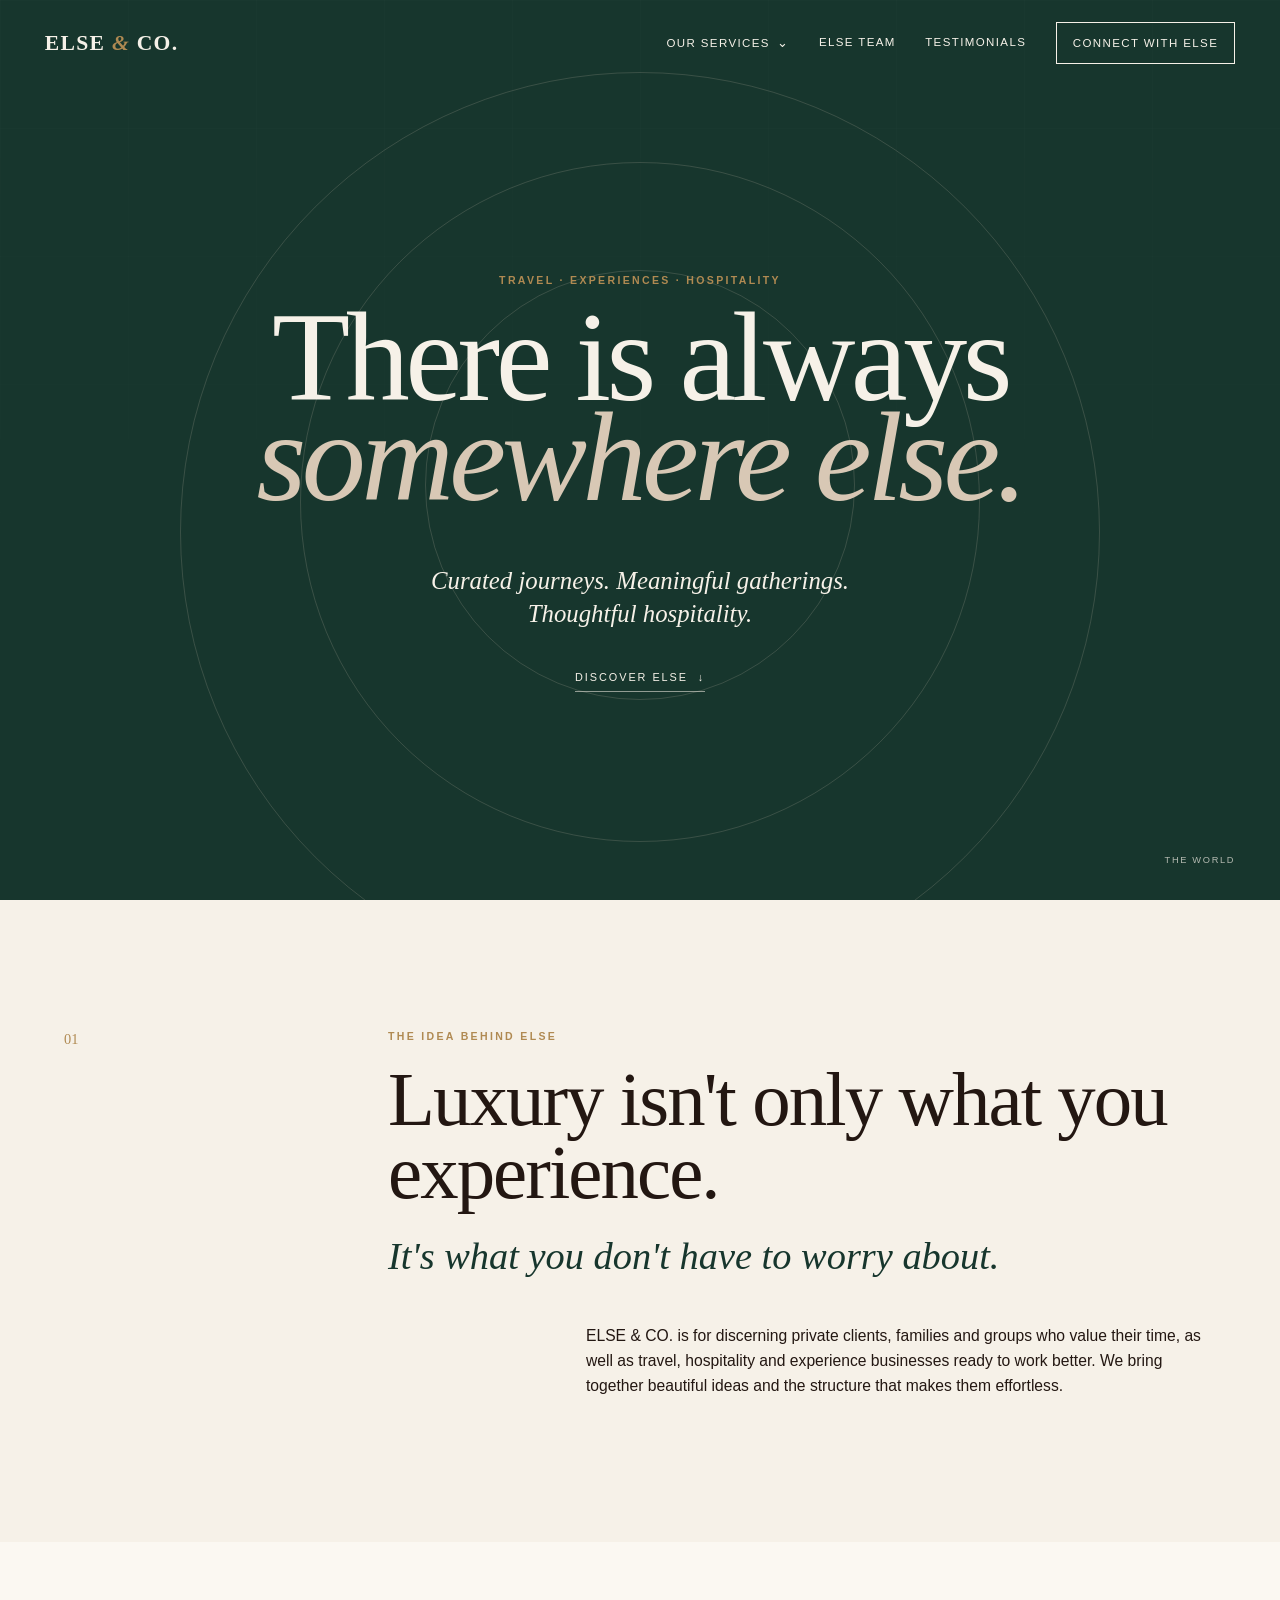
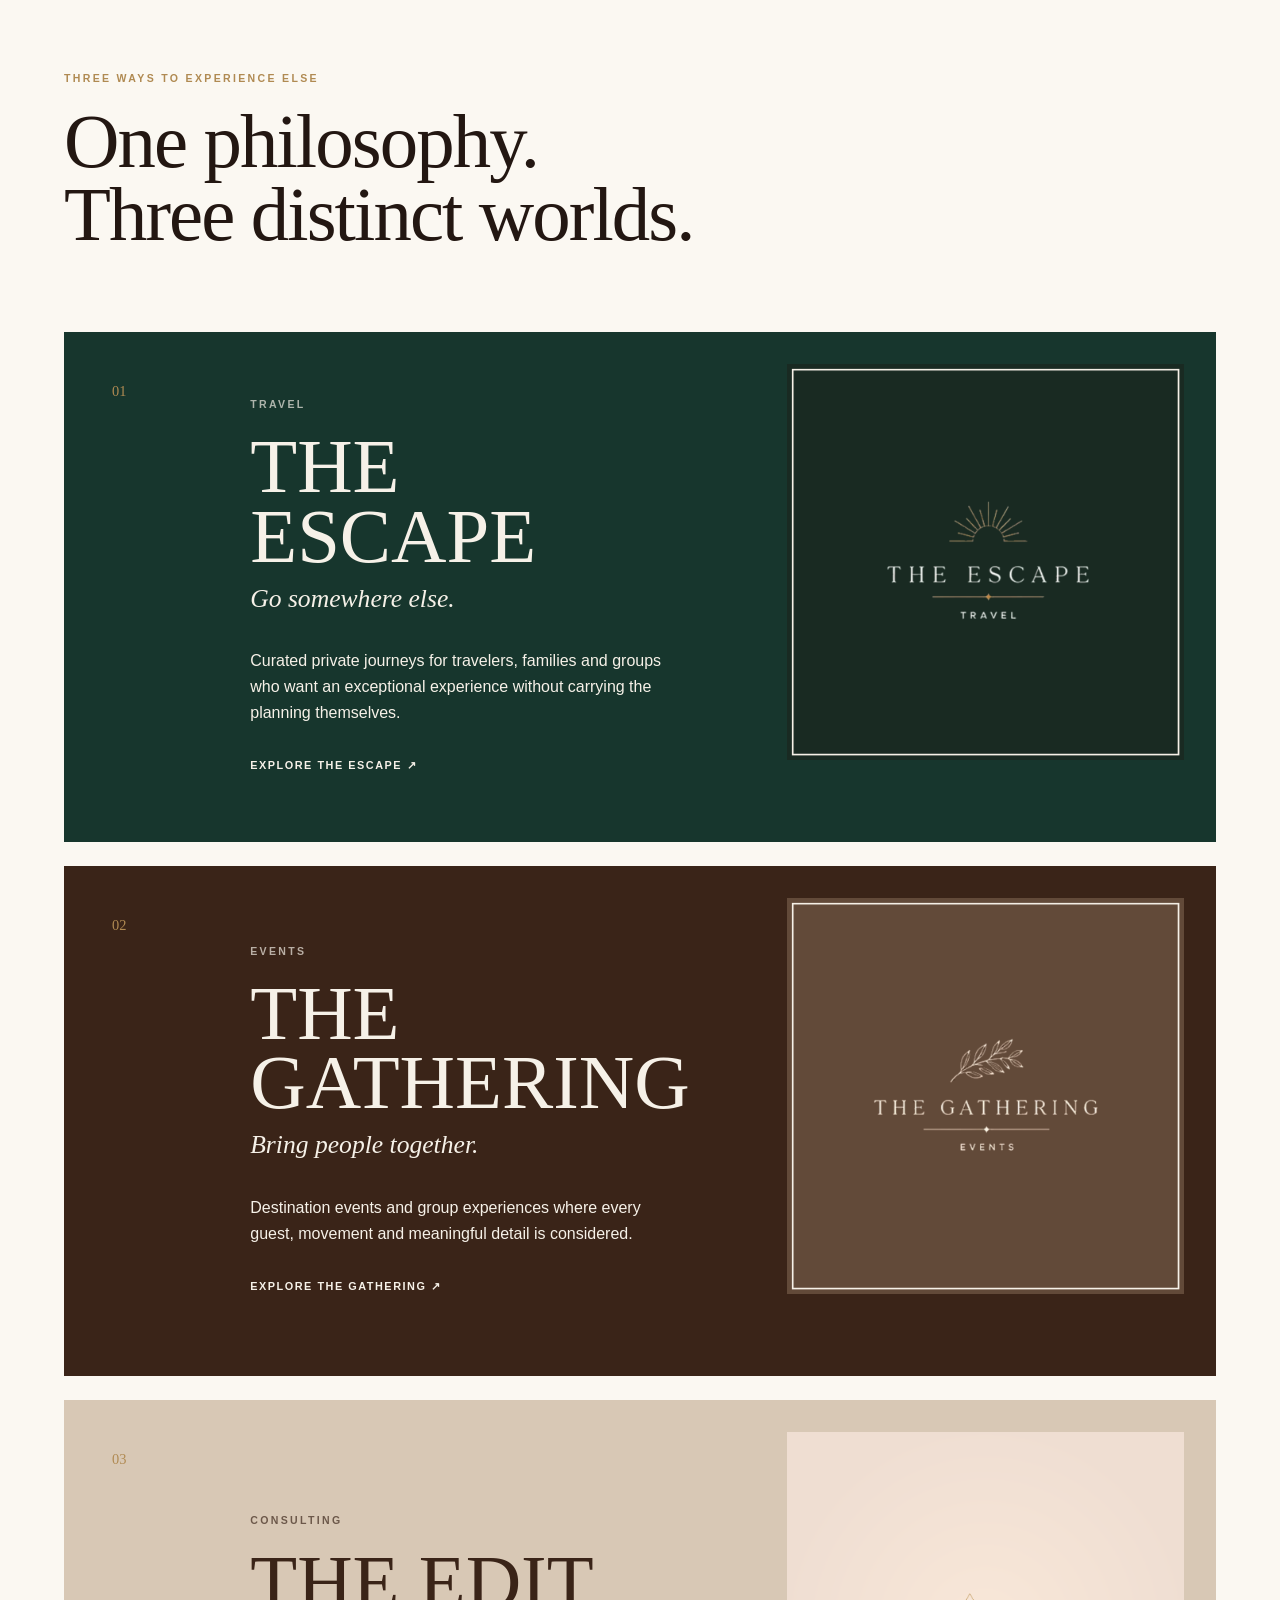
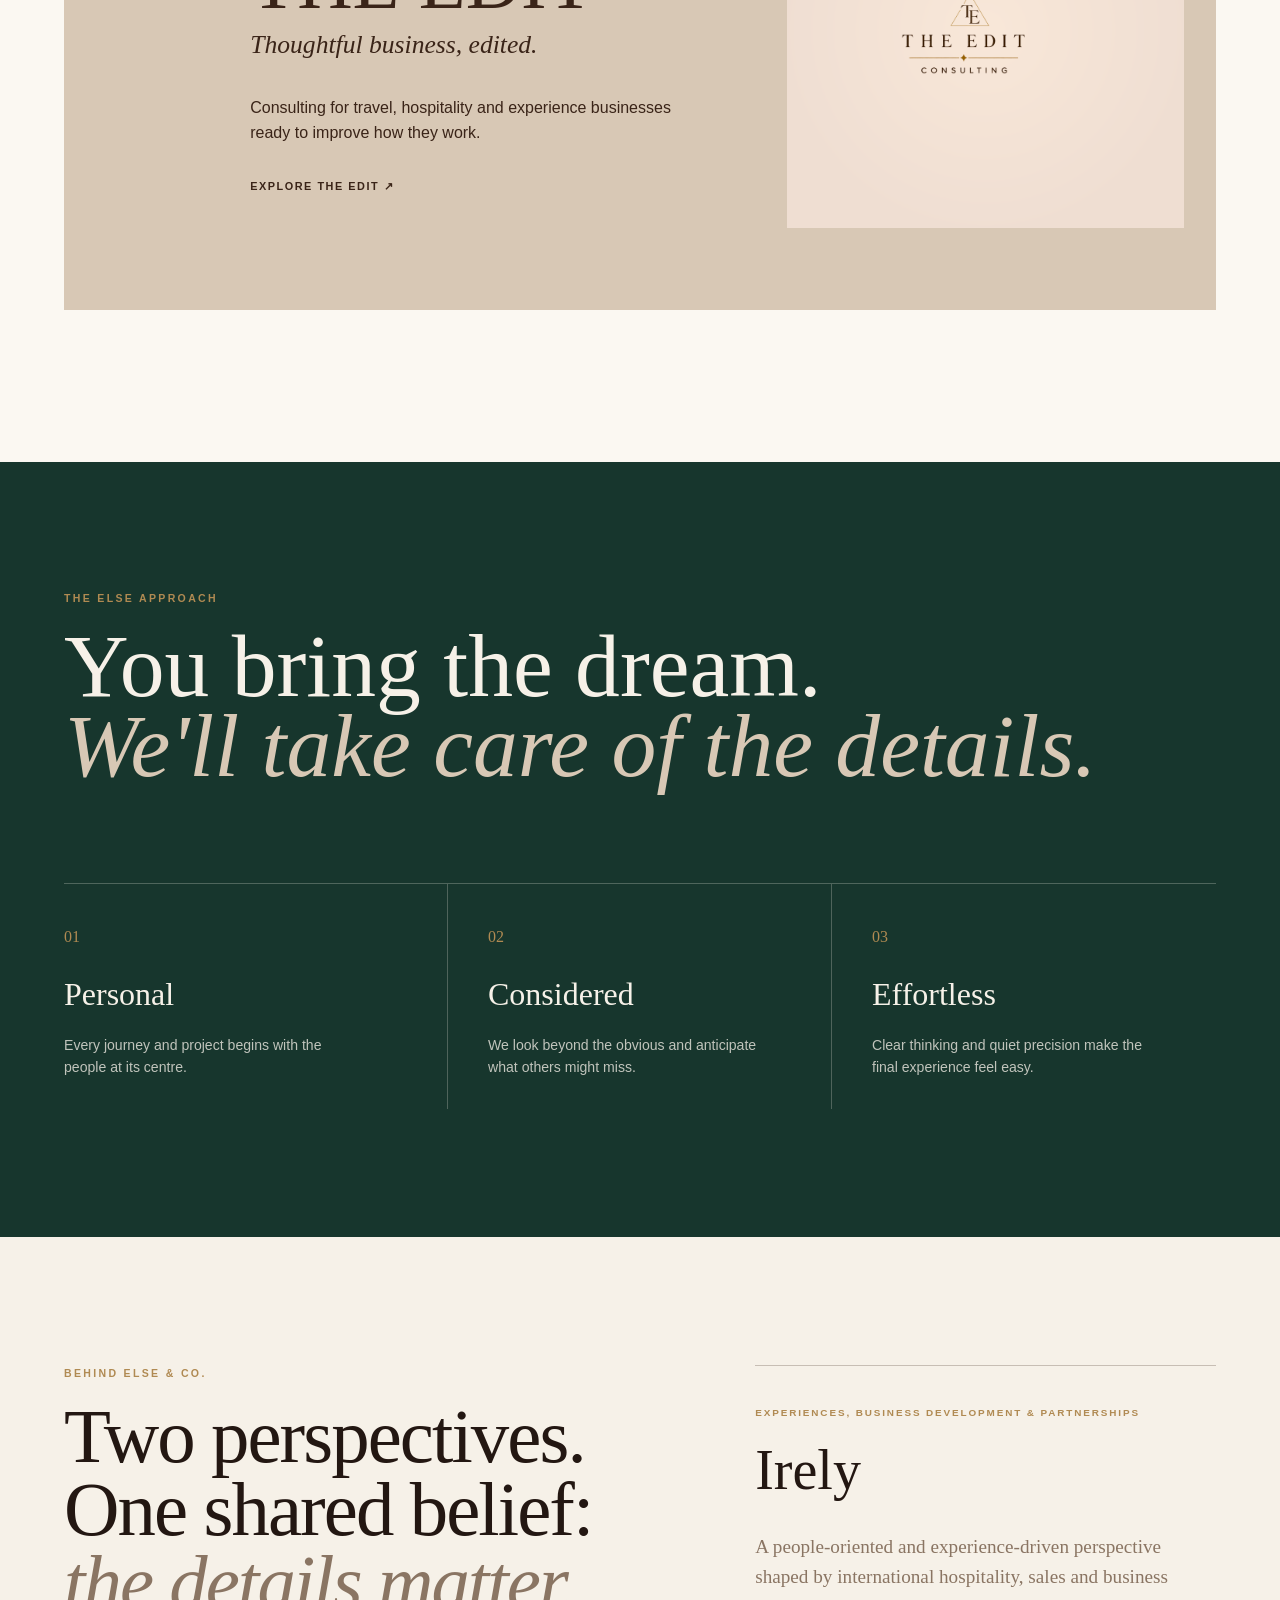
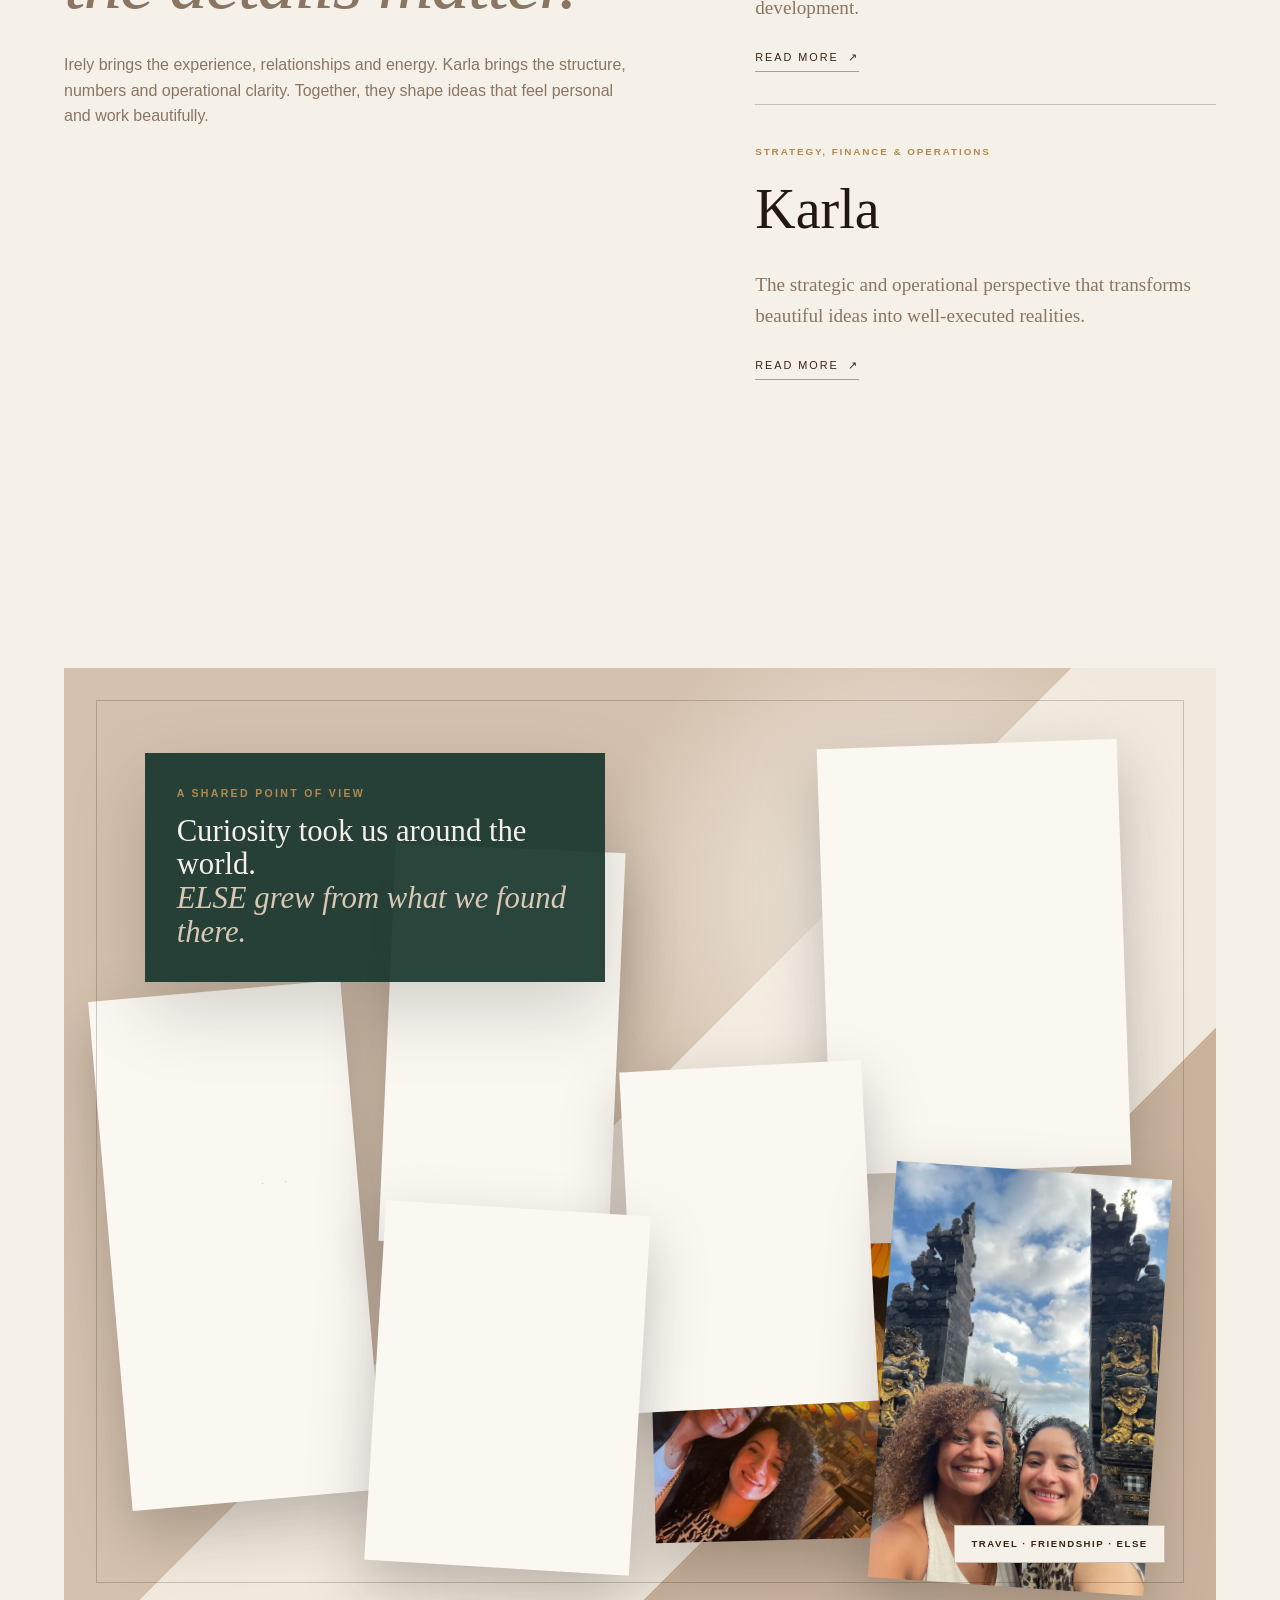
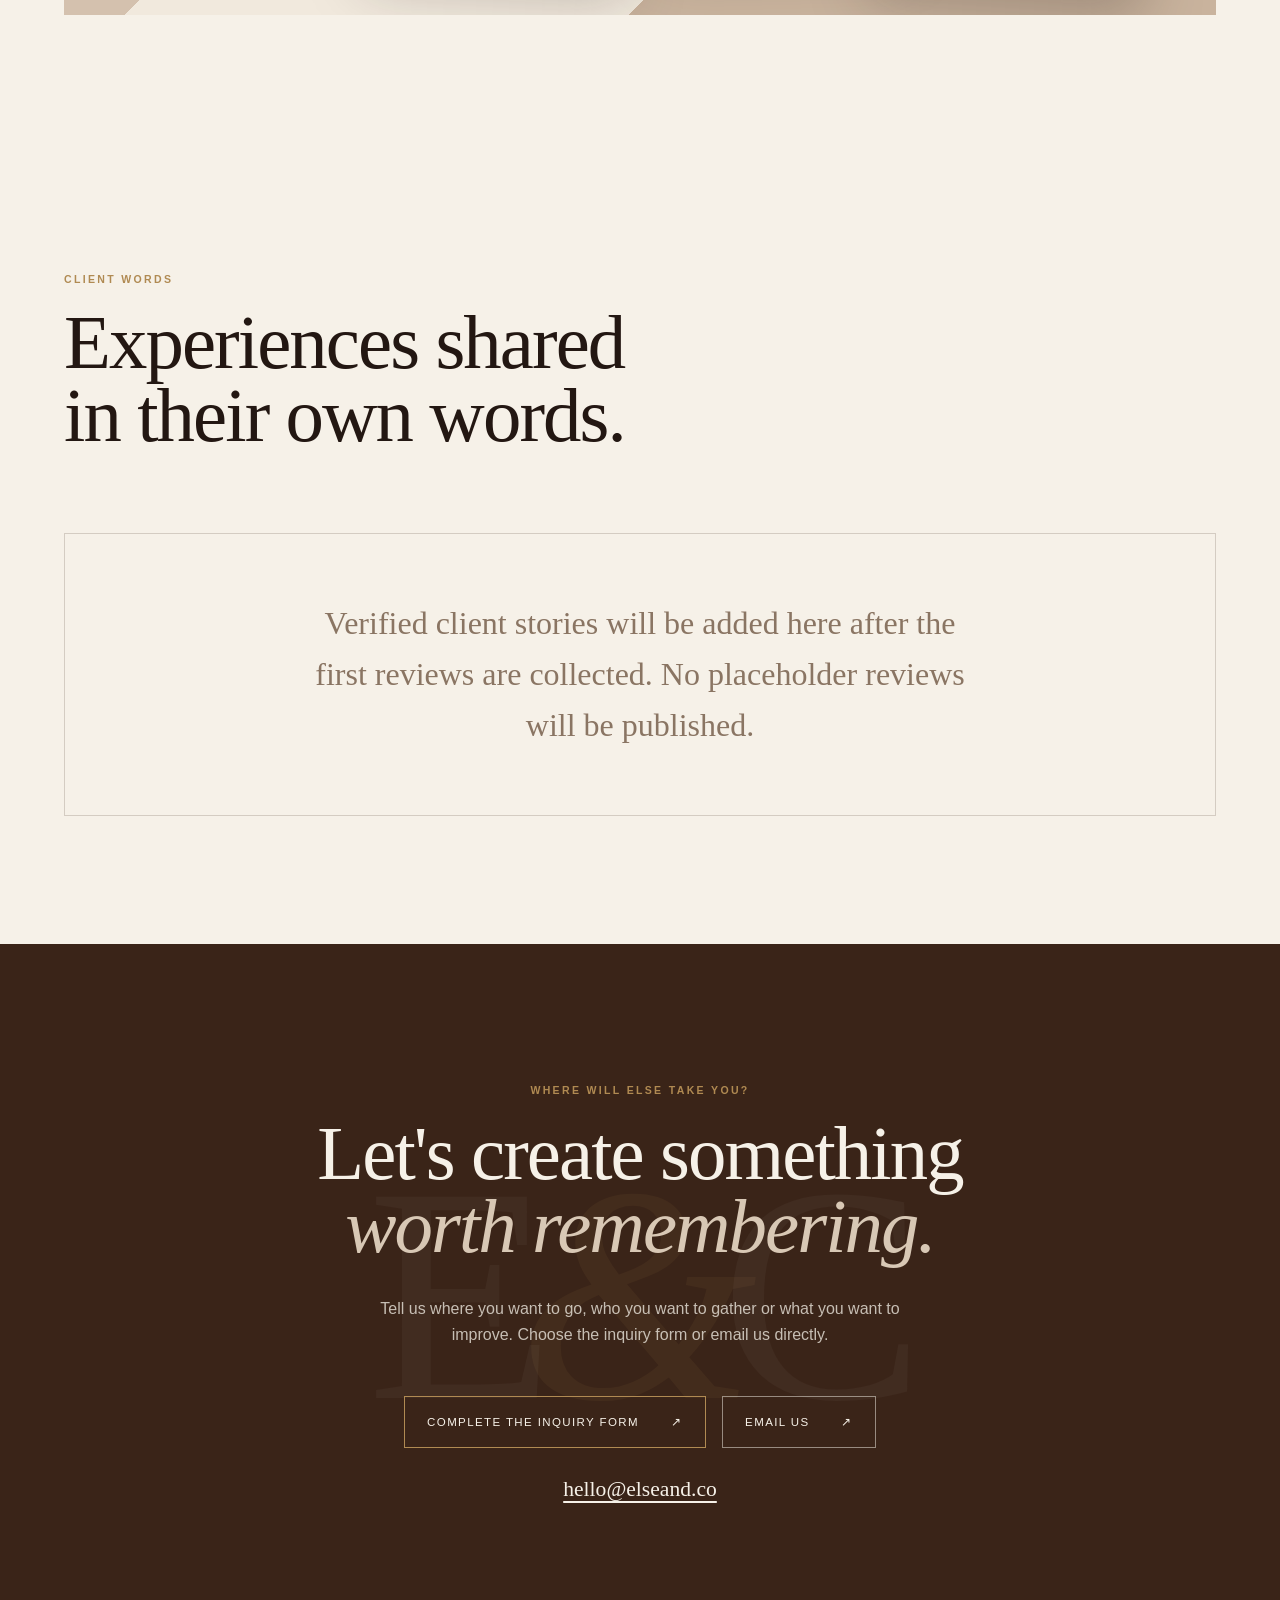
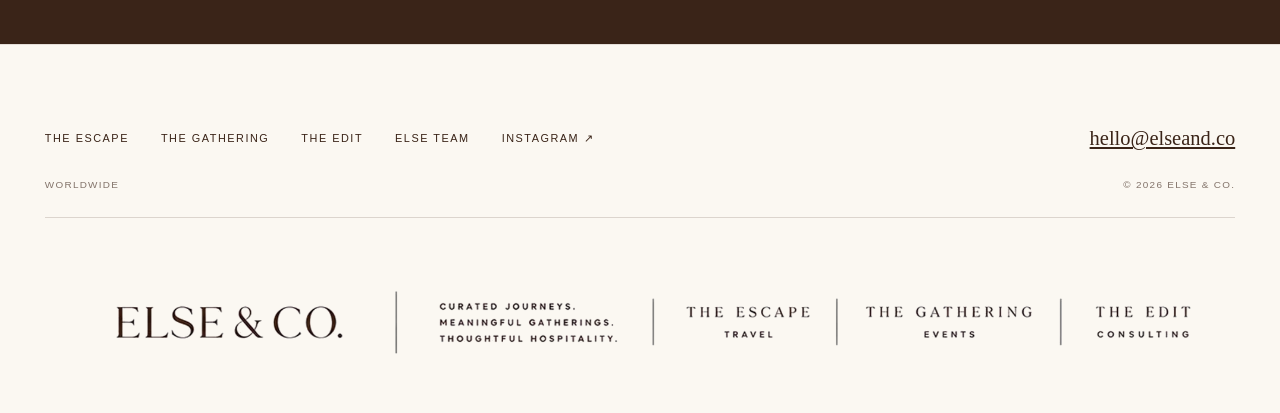
<file: index.html>
<!doctype html>
<html lang="en">
<head>
  <meta charset="utf-8">
  <meta name="viewport" content="width=device-width, initial-scale=1">
  <title>ELSE &amp; CO. | Travel, Events &amp; Hospitality</title>
  <meta name="description" content="Curated journeys, meaningful gatherings and thoughtful hospitality by ELSE & CO.">
  <meta name="theme-color" content="#17362d">
  <meta property="og:title" content="ELSE &amp; CO.">
  <meta property="og:description" content="Curated journeys. Meaningful gatherings. Thoughtful hospitality.">
  <meta property="og:type" content="website">
  <meta property="og:url" content="https://elseand.co/">
  <link rel="icon" href="favicon.svg" type="image/svg+xml">
  <link rel="stylesheet" href="styles-20260928.css">
  <noscript><style>.reveal{opacity:1;transform:none}</style></noscript>
  <script src="script.js" defer></script>
</head>
<body>
  <a class="skip-link" href="#main">Skip to content</a>
  <header class="site-header" data-header>
    <a class="wordmark" href="#top" aria-label="ELSE & CO. home">ELSE <span>&amp;</span> CO.</a>
    <button class="menu-toggle" type="button" aria-expanded="false" aria-controls="site-nav" data-menu-toggle><span class="sr-only">Open menu</span><span></span><span></span></button>
    <nav class="site-nav" id="site-nav" aria-label="Main navigation" data-nav>
      <div class="nav-dropdown" data-dropdown><button class="nav-dropdown-toggle" type="button" aria-expanded="false" data-dropdown-toggle>Our Services</button><div class="nav-dropdown-menu"><a href="escape/">The Escape</a><a href="gathering/">The Gathering</a><a href="edit/">The Edit</a></div></div>
      <a href="team/">ELSE Team</a><a href="#testimonials">Testimonials</a><a class="nav-cta" href="#contact">Connect with ELSE</a>
    </nav>
  </header>

  <main id="main">
    <section class="hero" id="top">
      <div class="hero-orbit" aria-hidden="true"><span class="orbit orbit-one"></span><span class="orbit orbit-two"></span><span class="orbit orbit-three"></span></div>
      <div class="hero-content reveal">
        <p class="eyebrow">Travel · Experiences · Hospitality</p>
        <h1>There is always<br><em>somewhere else.</em></h1>
        <p class="hero-intro">Curated journeys. Meaningful gatherings.<br>Thoughtful hospitality.</p>
        <a class="text-link" href="#worlds">Discover ELSE <span aria-hidden="true">↓</span></a>
      </div>
      <div class="hero-index" aria-hidden="true">THE WORLD</div>
    </section>

    <section class="manifesto section-pad" id="philosophy">
      <div class="manifesto-number">01</div>
      <div class="manifesto-copy reveal">
        <p class="eyebrow">The idea behind ELSE</p>
        <h2>Luxury isn't only what you experience.</h2>
        <p class="manifesto-accent">It's what you don't have to worry about.</p>
        <p>ELSE &amp; CO. is for discerning private clients, families and groups who value their time, as well as travel, hospitality and experience businesses ready to work better. We bring together beautiful ideas and the structure that makes them effortless.</p>
      </div>
    </section>

    <section class="worlds section-pad" id="worlds">
      <div class="section-heading reveal"><p class="eyebrow">Three ways to experience ELSE</p><h2>One philosophy.<br>Three distinct worlds.</h2></div>
      <article class="world-card escape reveal">
        <div class="world-number">01</div>
        <div class="world-copy"><p class="eyebrow">Travel</p><h3>THE ESCAPE</h3><p class="world-tagline">Go somewhere else.</p><p>Curated private journeys for travelers, families and groups who want an exceptional experience without carrying the planning themselves.</p><a href="escape/">Explore The Escape <span aria-hidden="true">↗</span></a></div>
        <div class="world-logo-panel"><img src="assets/logos/the-escape-square.png" alt="The Escape Travel" width="2000" height="2000" loading="lazy" decoding="async"></div>
      </article>
      <article class="world-card gathering reveal">
        <div class="world-number">02</div>
        <div class="world-copy"><p class="eyebrow">Events</p><h3>THE GATHERING</h3><p class="world-tagline">Bring people together.</p><p>Destination events and group experiences where every guest, movement and meaningful detail is considered.</p><a href="gathering/">Explore The Gathering <span aria-hidden="true">↗</span></a></div>
        <div class="world-logo-panel"><img src="assets/logos/the-gathering-square.png" alt="The Gathering Events" width="2000" height="2000" loading="lazy" decoding="async"></div>
      </article>
      <article class="world-card edit reveal">
        <div class="world-number">03</div>
        <div class="world-copy"><p class="eyebrow">Consulting</p><h3>THE EDIT</h3><p class="world-tagline">Thoughtful business, edited.</p><p>Consulting for travel, hospitality and experience businesses ready to improve how they work.</p><a href="edit/">Explore The Edit <span aria-hidden="true">↗</span></a></div>
        <div class="world-logo-panel"><img src="assets/logos/the-edit-square.png" alt="The Edit Consulting" width="2000" height="2000" loading="lazy" decoding="async"></div>
      </article>
    </section>

    <section class="details section-pad">
      <p class="eyebrow reveal">The ELSE approach</p><blockquote class="reveal">You bring the dream.<br><em>We'll take care of the details.</em></blockquote>
      <div class="detail-grid"><div class="reveal"><span>01</span><h3>Personal</h3><p>Every journey and project begins with the people at its centre.</p></div><div class="reveal"><span>02</span><h3>Considered</h3><p>We look beyond the obvious and anticipate what others might miss.</p></div><div class="reveal"><span>03</span><h3>Effortless</h3><p>Clear thinking and quiet precision make the final experience feel easy.</p></div></div>
    </section>

    <section class="about section-pad" id="about">
      <div class="about-title reveal"><p class="eyebrow">Behind ELSE &amp; CO.</p><h2>Two perspectives.<br>One shared belief:<br><em>the details matter.</em></h2><p class="about-intro">Irely brings the experience, relationships and energy. Karla brings the structure, numbers and operational clarity. Together, they shape ideas that feel personal and work beautifully.</p></div>
      <div class="founders">
        <article class="founder reveal"><span class="founder-role">Experiences, Business Development &amp; Partnerships</span><h3>Irely</h3><p class="founder-note">A people-oriented and experience-driven perspective shaped by international hospitality, sales and business development.</p><a class="text-link dark-link" href="team/#irely">Read more <span aria-hidden="true">↗</span></a></article>
        <article class="founder reveal"><span class="founder-role">Strategy, Finance &amp; Operations</span><h3>Karla</h3><p class="founder-note">The strategic and operational perspective that transforms beautiful ideas into well-executed realities.</p><a class="text-link dark-link" href="team/#karla">Read more <span aria-hidden="true">↗</span></a></article>
      </div>
      <div class="founder-collage reveal" data-collage aria-label="Travel memories with Irely and Karla">
        <div class="collage-copy">
          <p class="eyebrow">A shared point of view</p>
          <p>Curiosity took us around the world.<br><em>ELSE grew from what we found there.</em></p>
        </div>
        <figure class="collage-photo collage-photo-london" data-depth="0.55">
          <img src="assets/collage/london.webp" alt="Irely and Karla in London" width="738" height="1400" loading="lazy" decoding="async">
        </figure>
        <figure class="collage-photo collage-photo-amsterdam" data-depth="0.3">
          <img src="assets/collage/amsterdam.webp" alt="Irely and Karla by an Amsterdam canal" width="1050" height="1400" loading="lazy" decoding="async">
        </figure>
        <figure class="collage-photo collage-photo-europe" data-depth="0.7">
          <img src="assets/collage/europe.webp" alt="Irely and Karla outside a grand European hotel" width="1050" height="1400" loading="lazy" decoding="async">
        </figure>
        <figure class="collage-photo collage-photo-garden" data-depth="0.42">
          <img src="assets/collage/garden.webp" alt="Irely and Karla beside a reflecting pool" width="1050" height="1400" loading="lazy" decoding="async">
        </figure>
        <figure class="collage-photo collage-photo-lanterns" data-depth="0.25">
          <img src="assets/collage/lanterns.webp" alt="Irely and Karla beneath warm lanterns" width="1400" height="1050" loading="lazy" decoding="async">
        </figure>
        <figure class="collage-photo collage-photo-bali" data-depth="0.62">
          <img src="assets/collage/bali.webp" alt="Irely and Karla at a Balinese temple gate" width="1050" height="1400" loading="lazy" decoding="async">
        </figure>
        <figure class="collage-photo collage-photo-spring" data-depth="0.38">
          <img src="assets/collage/spring.webp" alt="Irely and Karla beneath spring blossoms" width="1050" height="1400" loading="lazy" decoding="async">
        </figure>
        <span class="collage-stamp" aria-hidden="true">TRAVEL · FRIENDSHIP · ELSE</span>
      </div>
    </section>

    <section class="testimonials-section section-pad" id="testimonials">
      <div class="section-heading reveal"><p class="eyebrow">Client words</p><h2>Experiences shared<br>in their own words.</h2></div>
      <div class="testimonial-empty reveal"><p>Verified client stories will be added here after the first reviews are collected. No placeholder reviews will be published.</p></div>
    </section>

    <section class="contact section-pad" id="contact">
      <div class="contact-copy reveal"><p class="eyebrow">Where will ELSE take you?</p><h2>Let's create something<br><em>worth remembering.</em></h2><p>Tell us where you want to go, who you want to gather or what you want to improve. Choose the inquiry form or email us directly.</p><div class="contact-actions"><a class="button" href="inquiry/">Complete the inquiry form <span aria-hidden="true">↗</span></a><a class="button button-secondary" href="mailto:hello@elseand.co?subject=An%20inquiry%20for%20ELSE%20%26%20CO.">Email us <span aria-hidden="true">↗</span></a></div><a class="visible-email" href="mailto:hello@elseand.co">hello@elseand.co</a></div>
      <div class="contact-mark" aria-hidden="true"><span>E</span><span>&amp;</span><span>C</span></div>
    </section>
  </main>

  <footer class="site-footer">
    <div class="footer-meta"><div class="footer-links"><a href="escape/">The Escape</a><a href="gathering/">The Gathering</a><a href="edit/">The Edit</a><a href="team/">ELSE Team</a><a href="https://www.instagram.com/elseand.co/" target="_blank" rel="noreferrer">Instagram ↗</a></div><a class="footer-email" href="mailto:hello@elseand.co">hello@elseand.co</a><p>Worldwide</p><p>© <span data-year></span> ELSE &amp; CO.</p></div>
    <img class="footer-lockup" src="assets/logos/else-co-horizontal-lockup-transparent.png" alt="ELSE & CO. Curated journeys, meaningful gatherings and thoughtful hospitality." width="4000" height="308" loading="lazy" decoding="async">
  </footer>
</body>
</html>
</file>
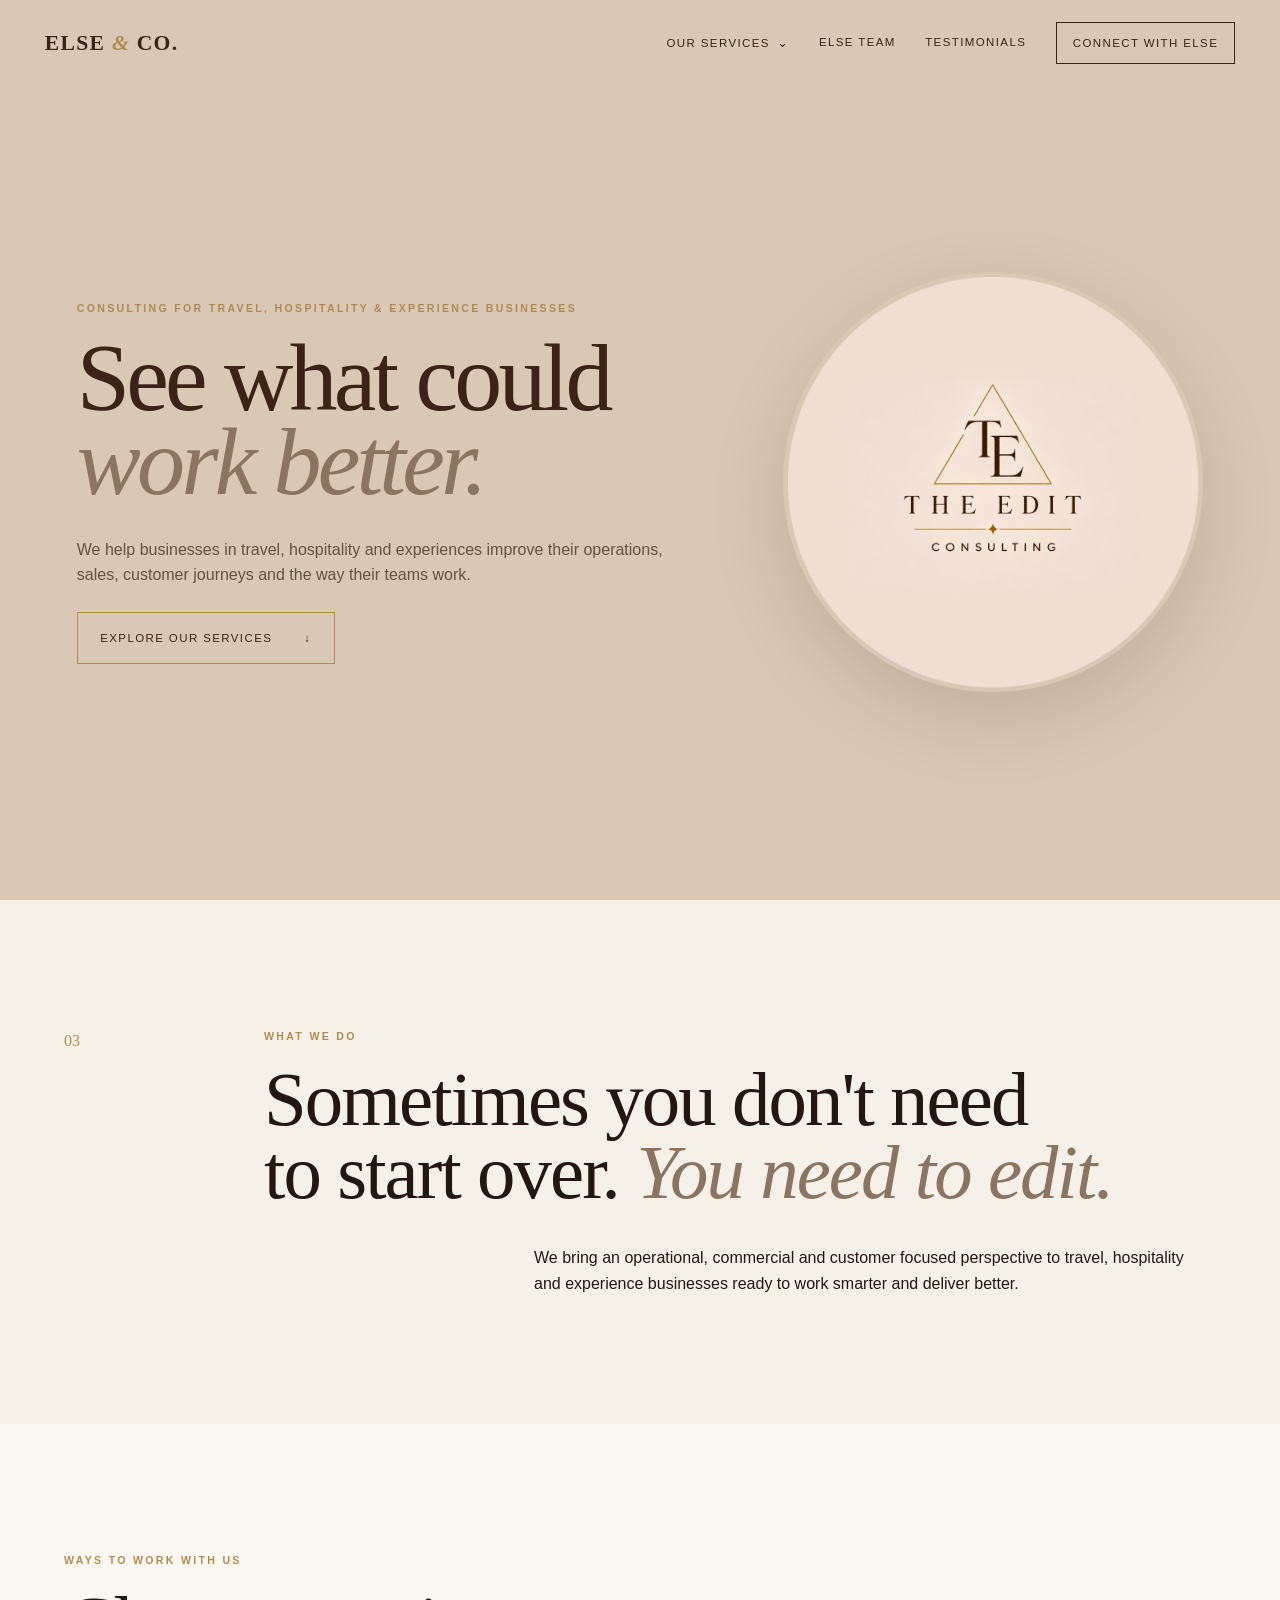
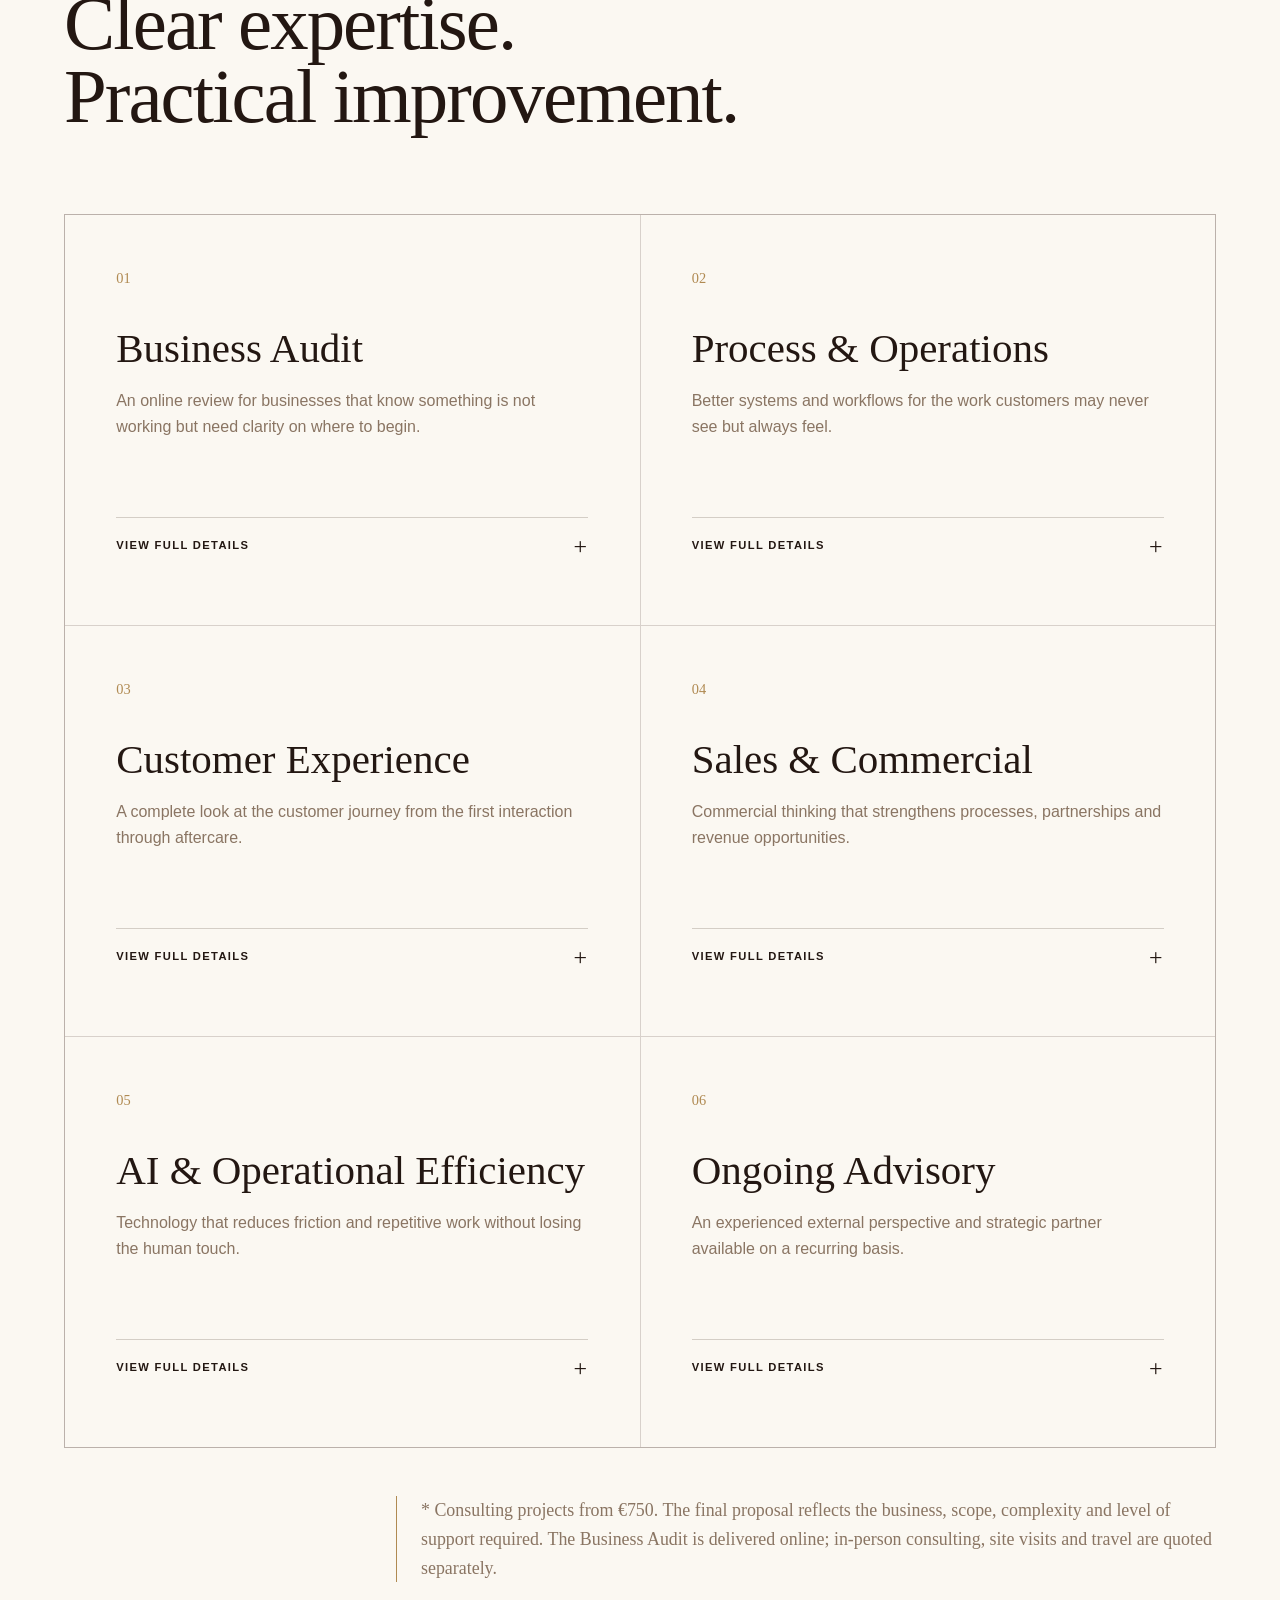
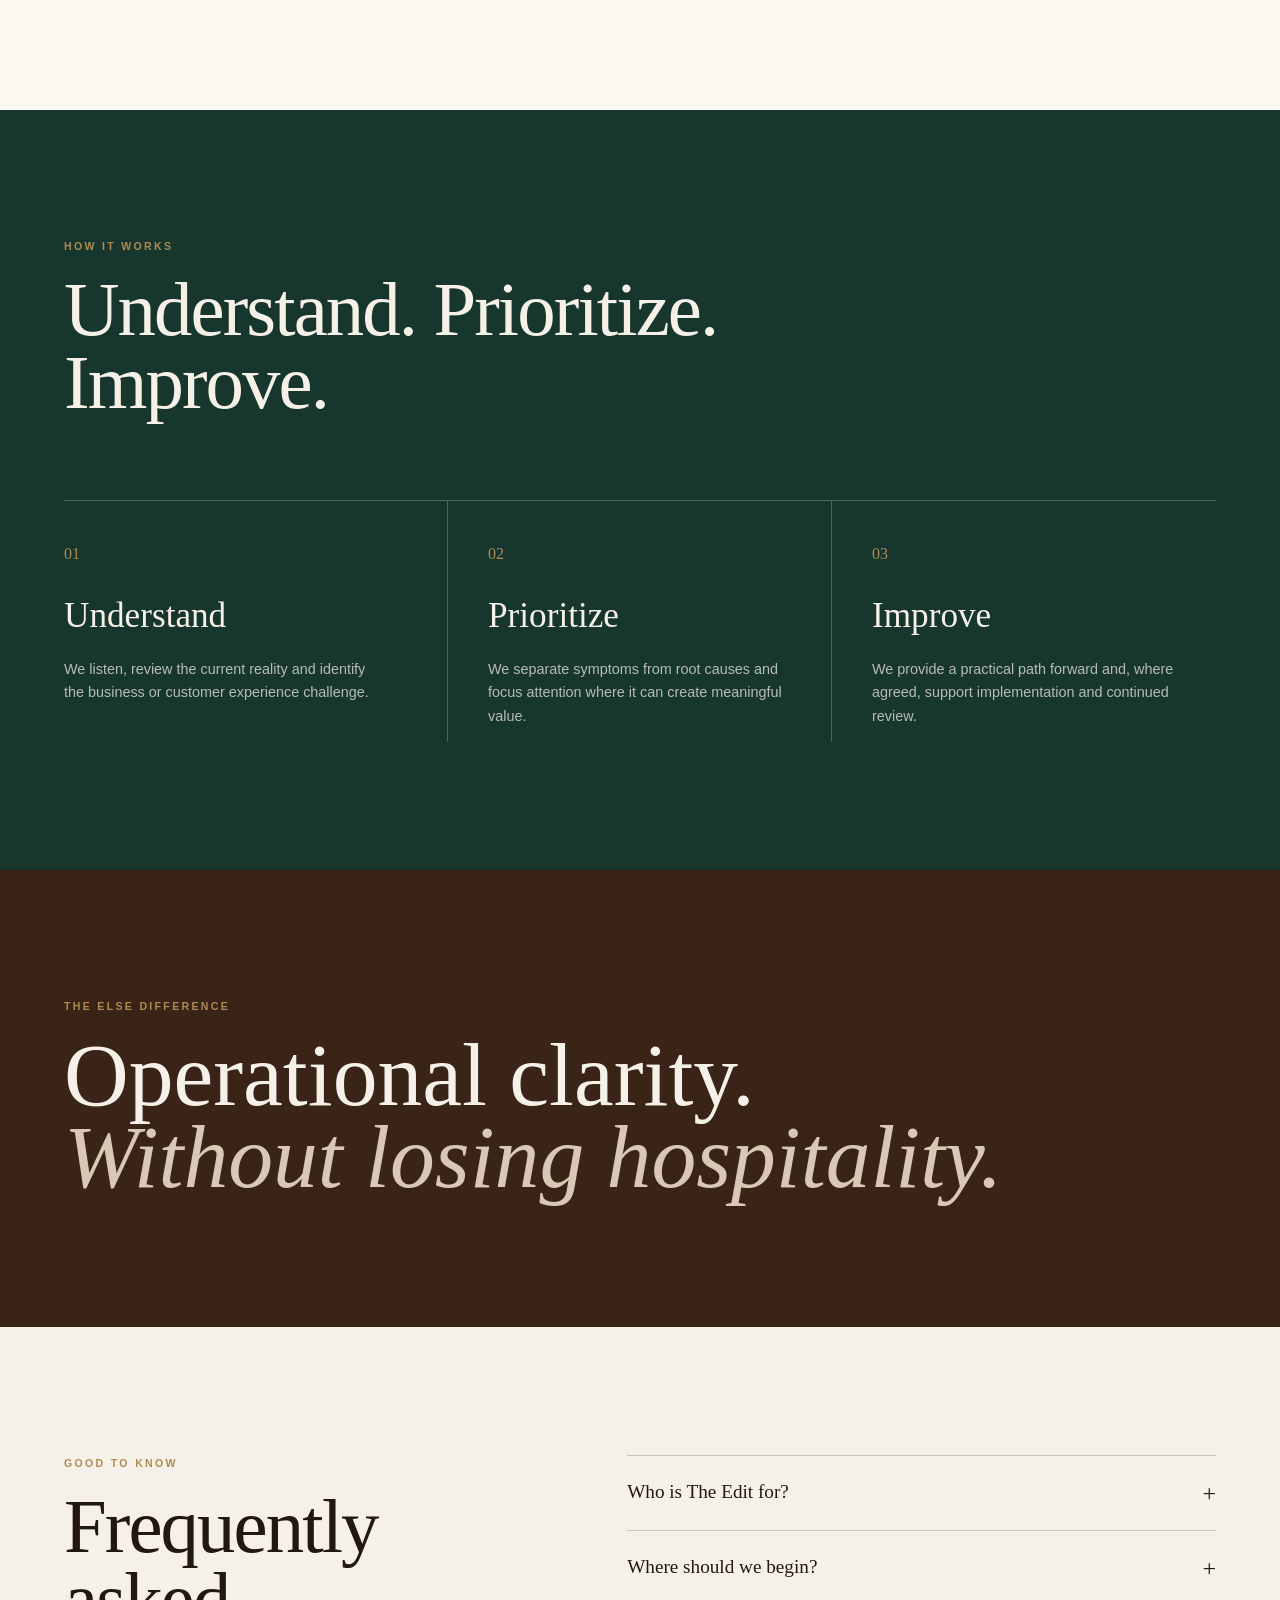
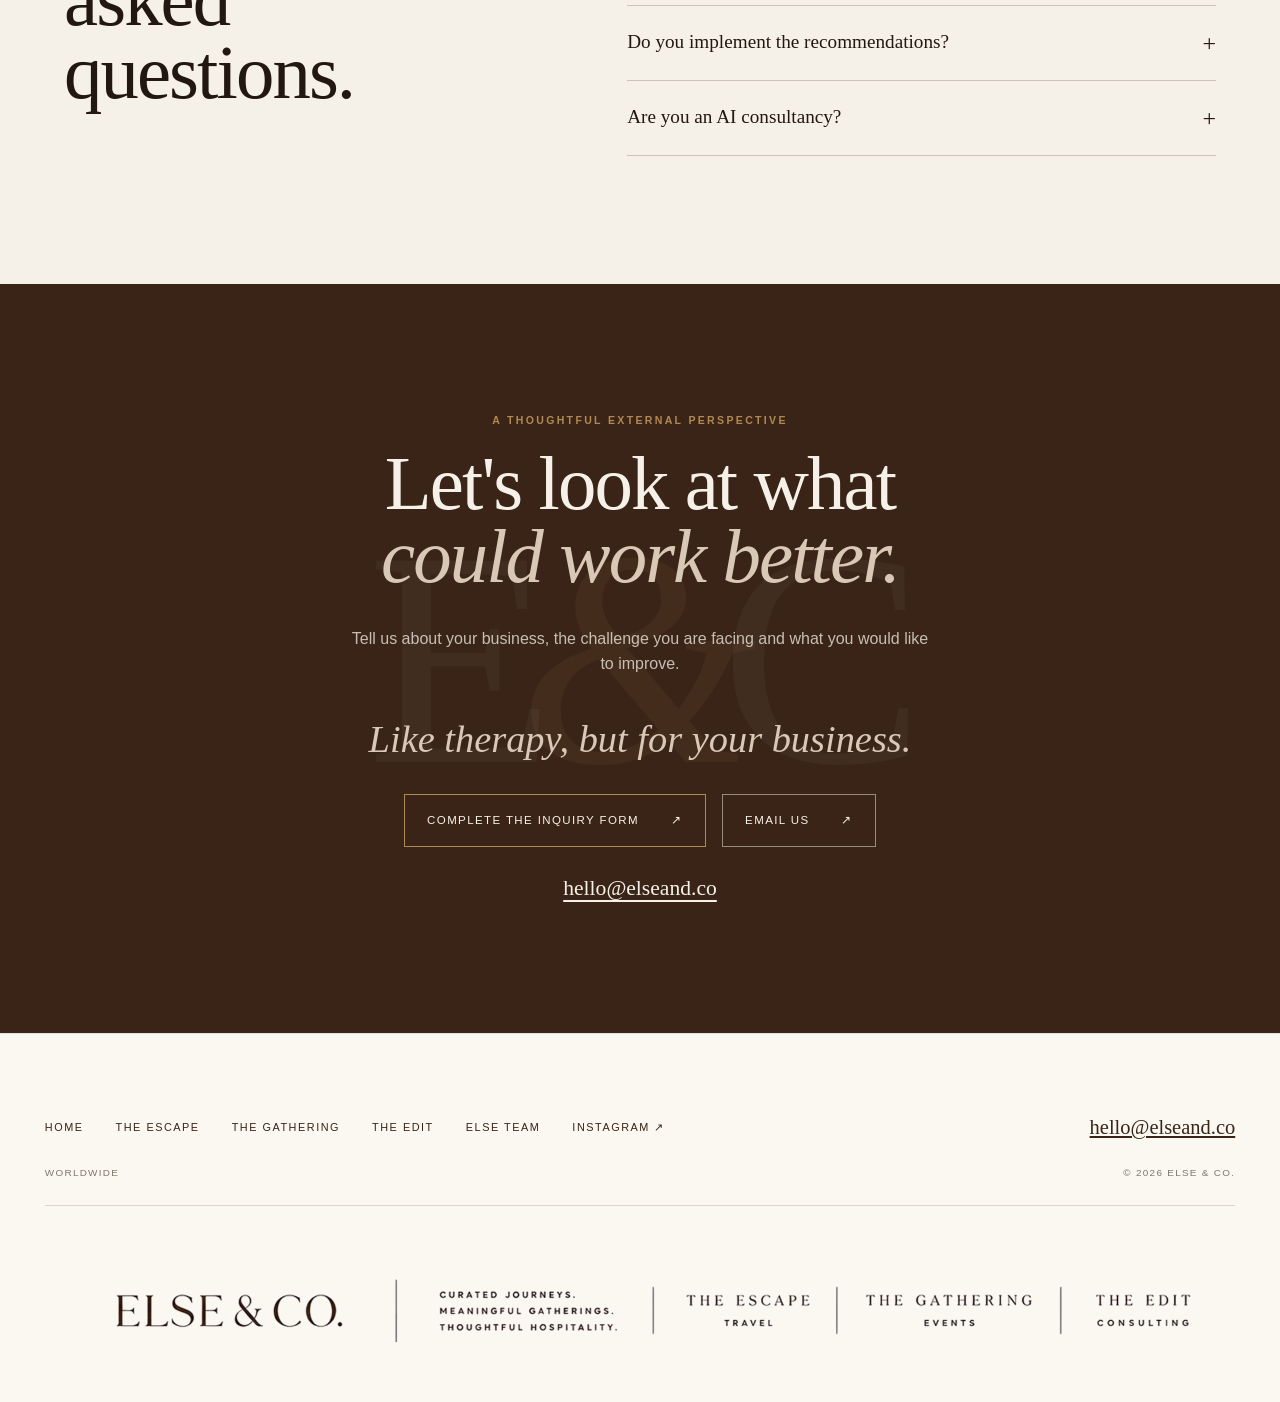
<file: edit/index.html>
<!doctype html>
<html lang="en">
<head>
  <meta charset="utf-8"><meta name="viewport" content="width=device-width, initial-scale=1">
  <title>The Edit | ELSE &amp; CO.</title>
  <meta name="description" content="Consulting for travel, hospitality and experience businesses ready to improve how they work.">
  <meta name="theme-color" content="#d8c8b5"><link rel="icon" href="../favicon.svg" type="image/svg+xml"><link rel="stylesheet" href="../styles-20260928.css">
  <noscript><style>.reveal{opacity:1;transform:none}</style></noscript><script src="../script.js" defer></script>
</head>
<body class="vertical-page edit-page">
  <a class="skip-link" href="#main">Skip to content</a>
  <header class="site-header" data-header>
    <a class="wordmark" href="../" aria-label="ELSE & CO. home">ELSE <span>&amp;</span> CO.</a>
    <button class="menu-toggle" type="button" aria-expanded="false" aria-controls="site-nav" data-menu-toggle><span class="sr-only">Open menu</span><span></span><span></span></button>
    <nav class="site-nav" id="site-nav" aria-label="Main navigation" data-nav><div class="nav-dropdown" data-dropdown><button class="nav-dropdown-toggle" type="button" aria-expanded="false" data-dropdown-toggle>Our Services</button><div class="nav-dropdown-menu"><a href="../escape/">The Escape</a><a href="../gathering/">The Gathering</a><a href="../edit/">The Edit</a></div></div><a href="../team/">ELSE Team</a><a href="../#testimonials">Testimonials</a><a class="nav-cta" href="#enquire">Connect with ELSE</a></nav>
  </header>

  <main id="main">
    <section class="vertical-hero vertical-hero-edit" id="top">
      <div class="vertical-hero-copy reveal"><p class="eyebrow">Consulting for Travel, Hospitality &amp; Experience Businesses</p><h1>See what could<br><em>work better.</em></h1><p>We help businesses in travel, hospitality and experiences improve their operations, sales, customer journeys and the way their teams work.</p><a class="button" href="#services">Explore our services <span aria-hidden="true">↓</span></a></div>
      <div class="vertical-hero-logo reveal"><img src="../assets/logos/the-edit-circle.png" alt="The Edit Consulting" width="2048" height="2048" decoding="async"></div>
    </section>

    <section class="vertical-intro section-pad"><p class="vertical-index">03</p><div class="reveal"><p class="eyebrow">What we do</p><h2>Sometimes you don't need<br>to start over. <em>You need to edit.</em></h2><p>We bring an operational, commercial and customer focused perspective to travel, hospitality and experience businesses ready to work smarter and deliver better.</p></div></section>

    <section class="services-section section-pad" id="services">
      <div class="section-heading reveal"><p class="eyebrow">Ways to work with us</p><h2>Clear expertise.<br>Practical improvement.</h2></div>
      <div class="service-grid">
        <article class="service-card reveal"><p class="service-number">01</p><h3>Business Audit</h3><p class="service-lead">An online review for businesses that know something is not working but need clarity on where to begin.</p><details><summary>View full details</summary><div class="service-details"><p>Includes:</p><ul><li>Initial online consultation</li><li>Business and process review</li><li>Customer journey review</li><li>Operational review</li><li>Sales and group business review</li><li>Priority identification</li><li>Recommendations and action plan</li><li>Final online presentation</li></ul></div></details></article>
        <article class="service-card reveal"><p class="service-number">02</p><h3>Process &amp; Operations</h3><p class="service-lead">Better systems and workflows for the work customers may never see but always feel.</p><details><summary>View full details</summary><div class="service-details"><p>Includes:</p><ul><li>Booking processes</li><li>Customer communication</li><li>Arrival and departure processes</li><li>Group and event processes</li><li>Internal workflows and SOP development</li><li>Vendor management</li><li>Staff workflows</li><li>Process automation</li></ul></div></details></article>
        <article class="service-card reveal"><p class="service-number">03</p><h3>Customer Experience</h3><p class="service-lead">A complete look at the customer journey from the first interaction through aftercare.</p><details><summary>View full details</summary><div class="service-details"><p>Includes:</p><ul><li>Communication and personalization</li><li>Service and touchpoints</li><li>Upselling and revenue moments</li><li>Reviews and loyalty</li><li>VIP experience</li><li>Overall customer journey</li></ul></div></details></article>
        <article class="service-card reveal"><p class="service-number">04</p><h3>Sales &amp; Commercial</h3><p class="service-lead">Commercial thinking that strengthens processes, partnerships and revenue opportunities.</p><details><summary>View full details</summary><div class="service-details"><p>Includes:</p><ul><li>Sales strategy</li><li>Group and event sales</li><li>Account management</li><li>Sales processes</li><li>CRM and process optimization</li><li>Partnership strategy</li><li>Market positioning</li><li>Sales collateral and revenue opportunities</li></ul></div></details></article>
        <article class="service-card reveal"><p class="service-number">05</p><h3>AI &amp; Operational Efficiency</h3><p class="service-lead">Technology that reduces friction and repetitive work without losing the human touch.</p><details><summary>View full details</summary><div class="service-details"><p>Includes:</p><ul><li>Opportunities to reduce repetitive work</li><li>Customer communication improvements</li><li>Information structure</li><li>Workflow automation</li><li>Sales support</li><li>Internal process improvements</li><li>Ways to save employee time</li></ul></div></details></article>
        <article class="service-card reveal"><p class="service-number">06</p><h3>Ongoing Advisory</h3><p class="service-lead">An experienced external perspective and strategic partner available on a recurring basis.</p><details><summary>View full details</summary><div class="service-details"><p>Includes four advisory hours per month:</p><ul><li>Decision making and prioritization</li><li>Implementation follow up</li><li>Process and operational questions</li><li>Commercial and customer experience initiatives</li><li>Review of new ideas and challenges</li></ul><p>Additional time and support are quoted according to your requirements.</p></div></details></article>
      </div>
      <p class="pricing-note reveal"><span aria-hidden="true">*</span> Consulting projects from €750. The final proposal reflects the business, scope, complexity and level of support required. The Business Audit is delivered online; in-person consulting, site visits and travel are quoted separately.</p>
    </section>

    <section class="process-section section-pad"><div class="section-heading reveal"><p class="eyebrow">How it works</p><h2>Understand. Prioritize. Improve.</h2></div><ol class="process-grid"><li class="reveal"><span>01</span><h3>Understand</h3><p>We listen, review the current reality and identify the business or customer experience challenge.</p></li><li class="reveal"><span>02</span><h3>Prioritize</h3><p>We separate symptoms from root causes and focus attention where it can create meaningful value.</p></li><li class="reveal"><span>03</span><h3>Improve</h3><p>We provide a practical path forward and, where agreed, support implementation and continued review.</p></li></ol></section>

    <section class="vertical-difference section-pad"><p class="eyebrow reveal">The ELSE difference</p><blockquote class="reveal">Operational clarity.<br><em>Without losing hospitality.</em></blockquote></section>

    <section class="faq-section section-pad"><div class="section-heading reveal"><p class="eyebrow">Good to know</p><h2>Frequently asked questions.</h2></div><div class="faq-list"><details><summary>Who is The Edit for?</summary><p>We work with travel, hospitality and experience businesses that want stronger operations, customer journeys, sales or internal processes.</p></details><details><summary>Where should we begin?</summary><p>If the challenge is not yet clearly defined, the Business Audit is the best starting point. It creates a prioritized view before a larger engagement is proposed.</p></details><details><summary>Do you implement the recommendations?</summary><p>Implementation support can be included in a project or continued through Ongoing Advisory. The exact responsibilities and deliverables are confirmed in the proposal.</p></details><details><summary>Are you an AI consultancy?</summary><p>No. We are business consultants who use technology and AI when it can reduce friction, improve communication and save time without weakening the human experience.</p></details></div></section>

    <section class="contact section-pad" id="enquire"><div class="contact-copy reveal"><p class="eyebrow">A thoughtful external perspective</p><h2>Let's look at what<br><em>could work better.</em></h2><p>Tell us about your business, the challenge you are facing and what you would like to improve.</p><p class="closing-statement">Like therapy, but for your business.</p><div class="contact-actions"><a class="button" href="../inquiry/?service=The%20Edit">Complete the inquiry form <span aria-hidden="true">↗</span></a><a class="button button-secondary" href="mailto:hello@elseand.co?subject=The%20Edit%20inquiry">Email us <span aria-hidden="true">↗</span></a></div><a class="visible-email" href="mailto:hello@elseand.co">hello@elseand.co</a></div><div class="contact-mark" aria-hidden="true"><span>E</span><span>&amp;</span><span>C</span></div></section>
  </main>

  <footer class="site-footer"><div class="footer-meta"><div class="footer-links"><a href="../">Home</a><a href="../escape/">The Escape</a><a href="../gathering/">The Gathering</a><a href="../edit/">The Edit</a><a href="../team/">ELSE Team</a><a href="https://www.instagram.com/elseand.co/" target="_blank" rel="noreferrer">Instagram ↗</a></div><a class="footer-email" href="mailto:hello@elseand.co">hello@elseand.co</a><p>Worldwide</p><p>© <span data-year></span> ELSE &amp; CO.</p></div><img class="footer-lockup" src="../assets/logos/else-co-horizontal-lockup-transparent.png" alt="ELSE & CO. Curated journeys, meaningful gatherings and thoughtful hospitality." width="4000" height="308" loading="lazy" decoding="async"></footer>
</body>
</html>
</file>
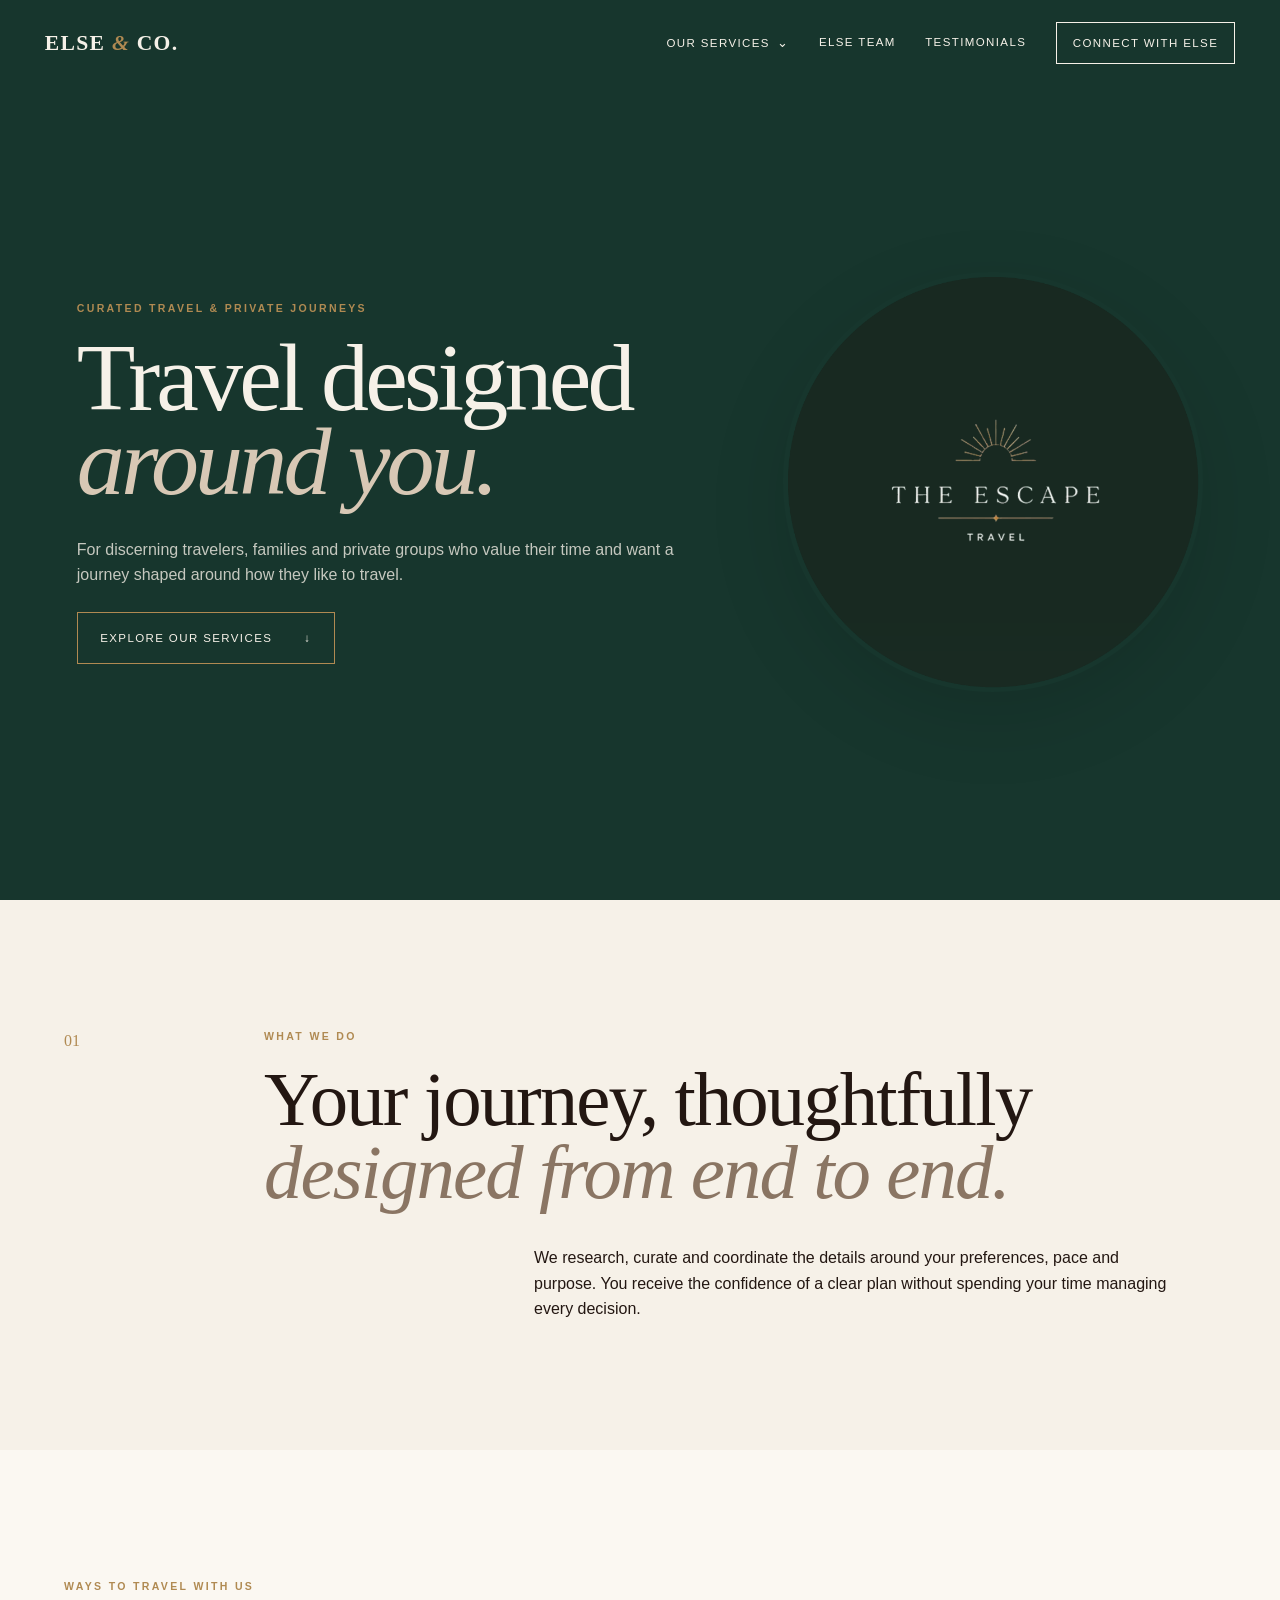
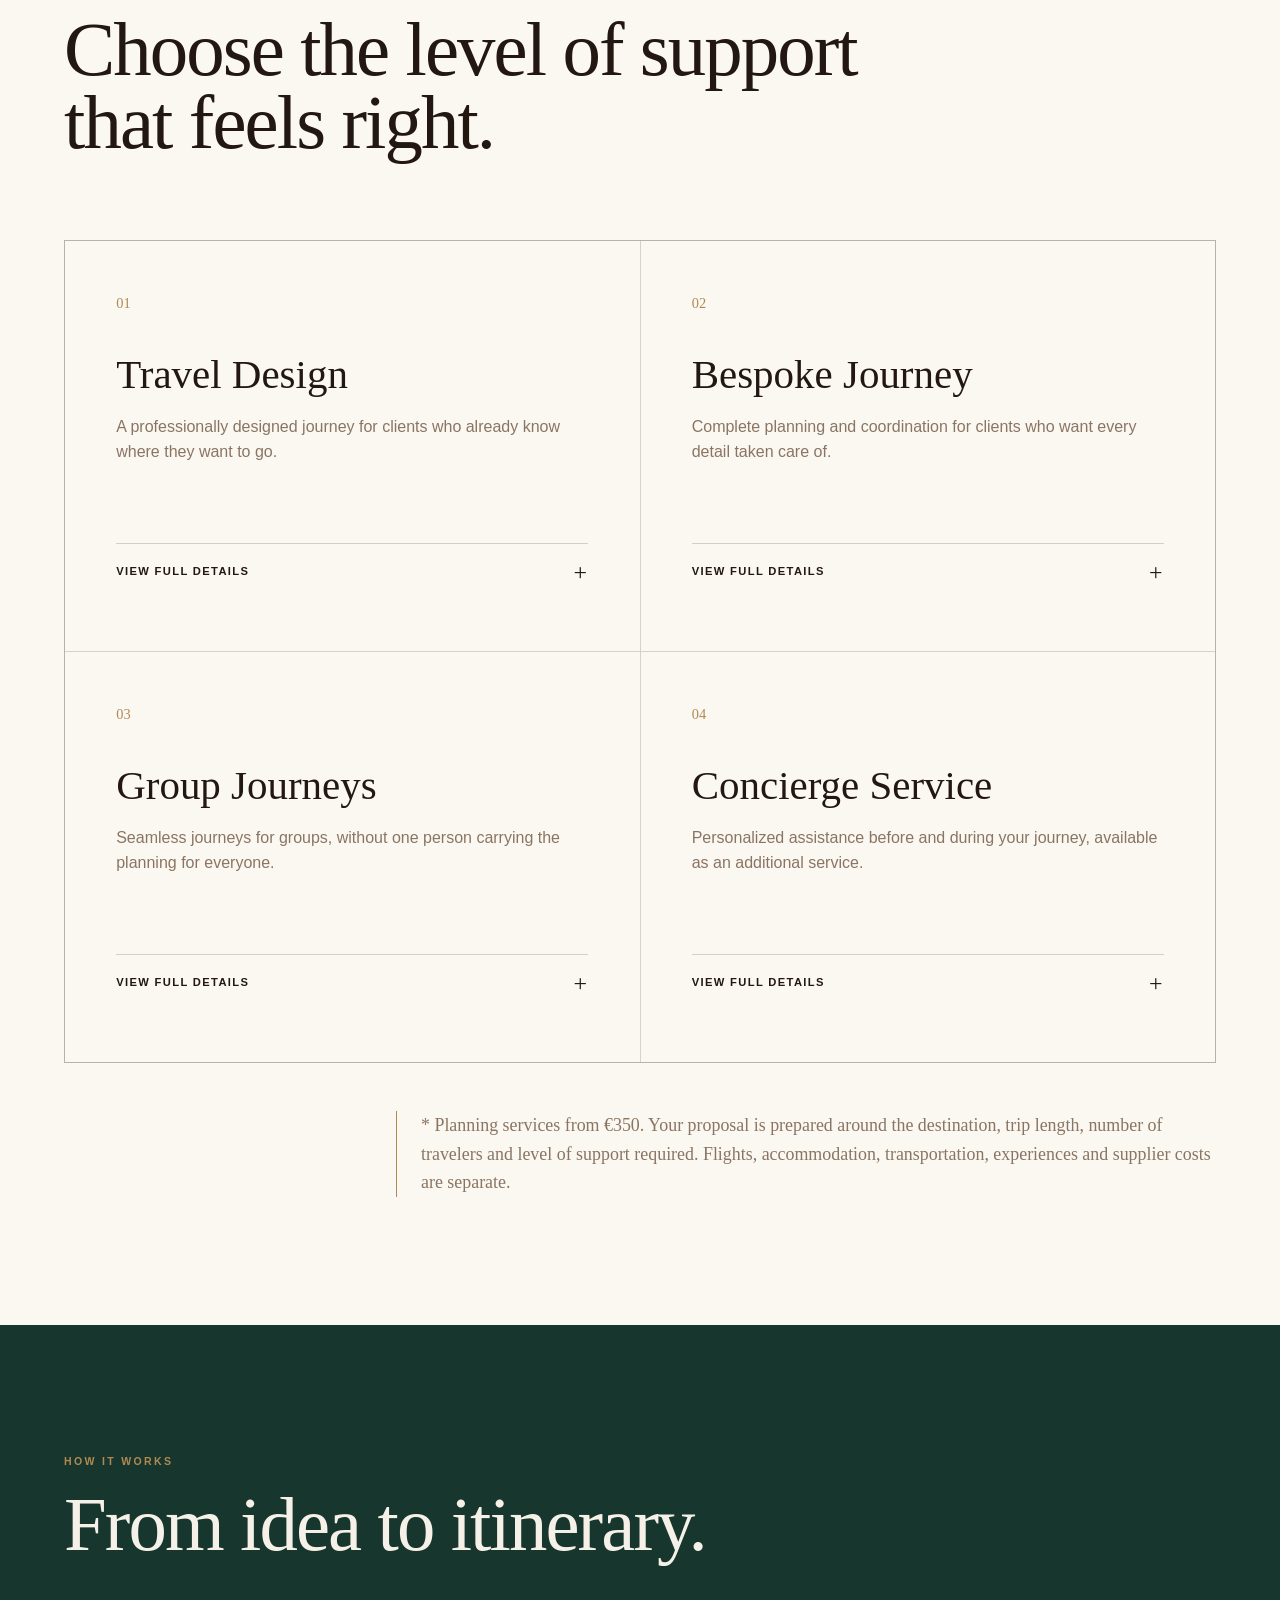
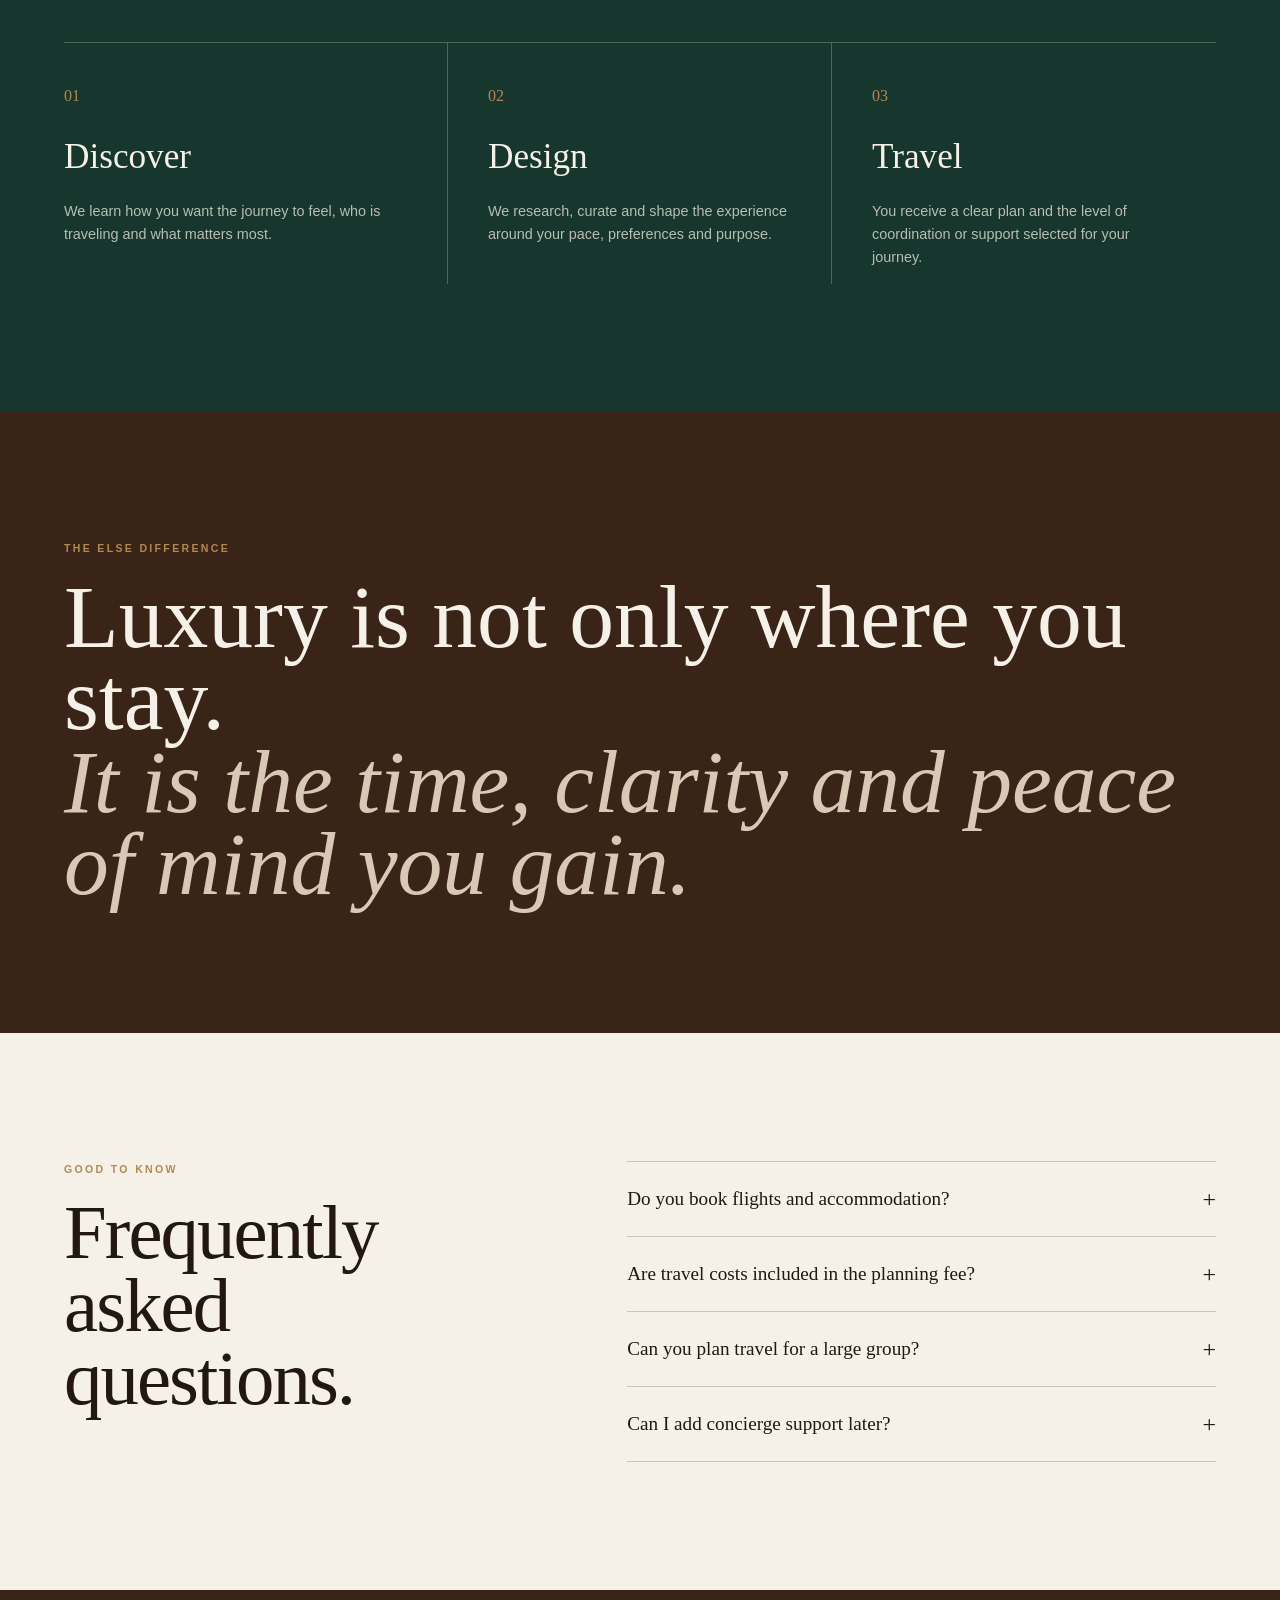
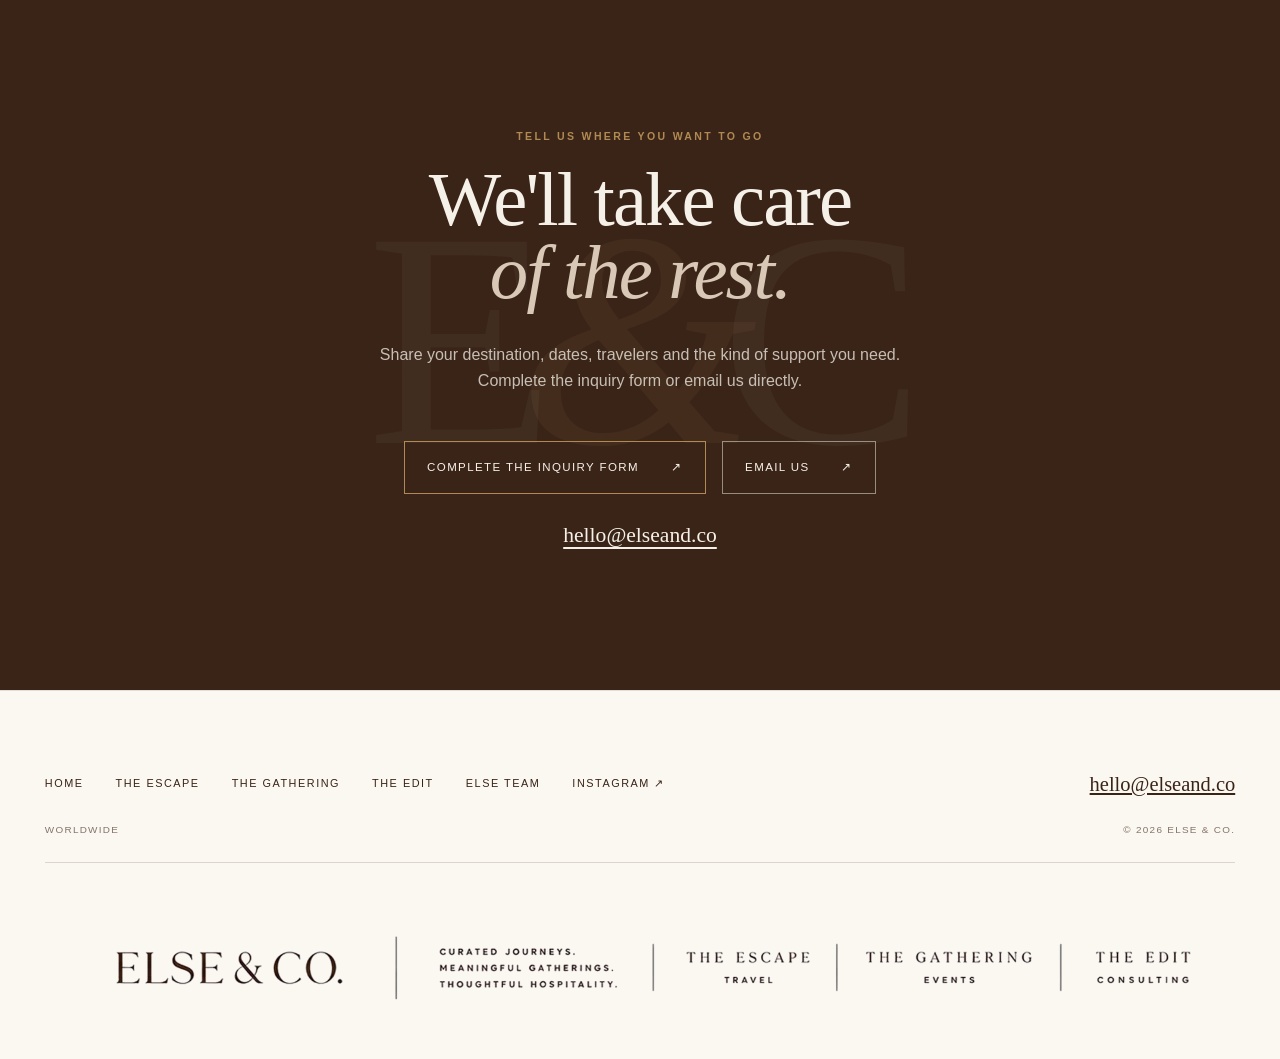
<file: escape/index.html>
<!doctype html>
<html lang="en">
<head>
  <meta charset="utf-8"><meta name="viewport" content="width=device-width, initial-scale=1">
  <title>The Escape | ELSE &amp; CO.</title>
  <meta name="description" content="Curated travel and private journeys designed around your preferences, pace and purpose.">
  <meta name="theme-color" content="#17362d"><link rel="icon" href="../favicon.svg" type="image/svg+xml"><link rel="stylesheet" href="../styles-20260928.css">
  <noscript><style>.reveal{opacity:1;transform:none}</style></noscript><script src="../script.js" defer></script>
</head>
<body class="vertical-page escape-page">
  <a class="skip-link" href="#main">Skip to content</a>
  <header class="site-header" data-header>
    <a class="wordmark" href="../" aria-label="ELSE & CO. home">ELSE <span>&amp;</span> CO.</a>
    <button class="menu-toggle" type="button" aria-expanded="false" aria-controls="site-nav" data-menu-toggle><span class="sr-only">Open menu</span><span></span><span></span></button>
    <nav class="site-nav" id="site-nav" aria-label="Main navigation" data-nav><div class="nav-dropdown" data-dropdown><button class="nav-dropdown-toggle" type="button" aria-expanded="false" data-dropdown-toggle>Our Services</button><div class="nav-dropdown-menu"><a href="../escape/">The Escape</a><a href="../gathering/">The Gathering</a><a href="../edit/">The Edit</a></div></div><a href="../team/">ELSE Team</a><a href="../#testimonials">Testimonials</a><a class="nav-cta" href="#enquire">Connect with ELSE</a></nav>
  </header>

  <main id="main">
    <section class="vertical-hero vertical-hero-escape" id="top">
      <div class="vertical-hero-copy reveal"><p class="eyebrow">Curated Travel &amp; Private Journeys</p><h1>Travel designed<br><em>around you.</em></h1><p>For discerning travelers, families and private groups who value their time and want a journey shaped around how they like to travel.</p><a class="button" href="#services">Explore our services <span aria-hidden="true">↓</span></a></div>
      <div class="vertical-hero-logo reveal"><img src="../assets/logos/the-escape-circle.png" alt="The Escape Travel" width="3000" height="3000" decoding="async"></div>
    </section>

    <section class="vertical-intro section-pad">
      <p class="vertical-index">01</p><div class="reveal"><p class="eyebrow">What we do</p><h2>Your journey, thoughtfully<br><em>designed from end to end.</em></h2><p>We research, curate and coordinate the details around your preferences, pace and purpose. You receive the confidence of a clear plan without spending your time managing every decision.</p></div>
    </section>

    <section class="services-section section-pad" id="services">
      <div class="section-heading reveal"><p class="eyebrow">Ways to travel with us</p><h2>Choose the level of support<br>that feels right.</h2></div>
      <div class="service-grid">
        <article class="service-card reveal"><p class="service-number">01</p><h3>Travel Design</h3><p class="service-lead">A professionally designed journey for clients who already know where they want to go.</p><details><summary>View full details</summary><div class="service-details"><p>Includes:</p><ul><li>Discovery consultation</li><li>Destination research</li><li>Accommodation and transportation recommendations</li><li>Curated activities and experiences</li><li>Restaurant recommendations</li><li>Detailed daily itinerary</li><li>Travel logistics</li><li>Final digital travel guide</li></ul></div></details></article>
        <article class="service-card reveal"><p class="service-number">02</p><h3>Bespoke Journey</h3><p class="service-lead">Complete planning and coordination for clients who want every detail taken care of.</p><details><summary>View full details</summary><div class="service-details"><p>Includes everything in Travel Design, plus:</p><ul><li>Accommodation sourcing</li><li>Flight and transport recommendations</li><li>Private transfers</li><li>Experience and restaurant reservations</li><li>Special requests</li><li>Family and group logistics</li><li>Vendor coordination</li><li>Support during your journey</li></ul></div></details></article>
        <article class="service-card reveal"><p class="service-number">03</p><h3>Group Journeys</h3><p class="service-lead">Seamless journeys for groups, without one person carrying the planning for everyone.</p><details><summary>View full details</summary><div class="service-details"><p>Ideal for friends, families, birthdays, bachelor or bachelorette trips, retreats, corporate and sports groups. Includes:</p><ul><li>Group destination planning</li><li>Accommodation and rooming coordination</li><li>Transportation and activities</li><li>Guest communication</li><li>Group itinerary</li><li>Vendor coordination</li></ul></div></details></article>
        <article class="service-card reveal"><p class="service-number">04</p><h3>Concierge Service</h3><p class="service-lead">Personalized assistance before and during your journey, available as an additional service.</p><details><summary>View full details</summary><div class="service-details"><p>Support may include:</p><ul><li>Restaurant and experience bookings</li><li>Airport transfers</li><li>Special occasions and birthday surprises</li><li>Villa services</li><li>Local recommendations</li><li>Last minute changes</li><li>Support during your journey</li></ul></div></details></article>
      </div>
      <p class="pricing-note reveal"><span aria-hidden="true">*</span> Planning services from €350. Your proposal is prepared around the destination, trip length, number of travelers and level of support required. Flights, accommodation, transportation, experiences and supplier costs are separate.</p>
    </section>

    <section class="process-section section-pad"><div class="section-heading reveal"><p class="eyebrow">How it works</p><h2>From idea to itinerary.</h2></div><ol class="process-grid"><li class="reveal"><span>01</span><h3>Discover</h3><p>We learn how you want the journey to feel, who is traveling and what matters most.</p></li><li class="reveal"><span>02</span><h3>Design</h3><p>We research, curate and shape the experience around your pace, preferences and purpose.</p></li><li class="reveal"><span>03</span><h3>Travel</h3><p>You receive a clear plan and the level of coordination or support selected for your journey.</p></li></ol></section>

    <section class="vertical-difference section-pad"><p class="eyebrow reveal">The ELSE difference</p><blockquote class="reveal">Luxury is not only where you stay.<br><em>It is the time, clarity and peace of mind you gain.</em></blockquote></section>

    <section class="faq-section section-pad"><div class="section-heading reveal"><p class="eyebrow">Good to know</p><h2>Frequently asked questions.</h2></div><div class="faq-list"><details><summary>Do you book flights and accommodation?</summary><p>We research and recommend the options that best fit your journey. The exact booking and coordination scope is confirmed in your proposal.</p></details><details><summary>Are travel costs included in the planning fee?</summary><p>No. Flights, accommodation, transportation, experiences and other supplier costs are paid separately from our professional service fee.</p></details><details><summary>Can you plan travel for a large group?</summary><p>Yes. Large private and corporate groups receive a bespoke proposal based on group size, destination and logistical complexity.</p></details><details><summary>Can I add concierge support later?</summary><p>Yes, subject to availability. We recommend selecting it early when you expect reservations, special requests or assistance during your journey.</p></details></div></section>

    <section class="contact section-pad" id="enquire"><div class="contact-copy reveal"><p class="eyebrow">Tell us where you want to go</p><h2>We'll take care<br><em>of the rest.</em></h2><p>Share your destination, dates, travelers and the kind of support you need. Complete the inquiry form or email us directly.</p><div class="contact-actions"><a class="button" href="../inquiry/?service=The%20Escape">Complete the inquiry form <span aria-hidden="true">↗</span></a><a class="button button-secondary" href="mailto:hello@elseand.co?subject=The%20Escape%20inquiry">Email us <span aria-hidden="true">↗</span></a></div><a class="visible-email" href="mailto:hello@elseand.co">hello@elseand.co</a></div><div class="contact-mark" aria-hidden="true"><span>E</span><span>&amp;</span><span>C</span></div></section>
  </main>

  <footer class="site-footer"><div class="footer-meta"><div class="footer-links"><a href="../">Home</a><a href="../escape/">The Escape</a><a href="../gathering/">The Gathering</a><a href="../edit/">The Edit</a><a href="../team/">ELSE Team</a><a href="https://www.instagram.com/elseand.co/" target="_blank" rel="noreferrer">Instagram ↗</a></div><a class="footer-email" href="mailto:hello@elseand.co">hello@elseand.co</a><p>Worldwide</p><p>© <span data-year></span> ELSE &amp; CO.</p></div><img class="footer-lockup" src="../assets/logos/else-co-horizontal-lockup-transparent.png" alt="ELSE & CO. Curated journeys, meaningful gatherings and thoughtful hospitality." width="4000" height="308" loading="lazy" decoding="async"></footer>
</body>
</html>
</file>
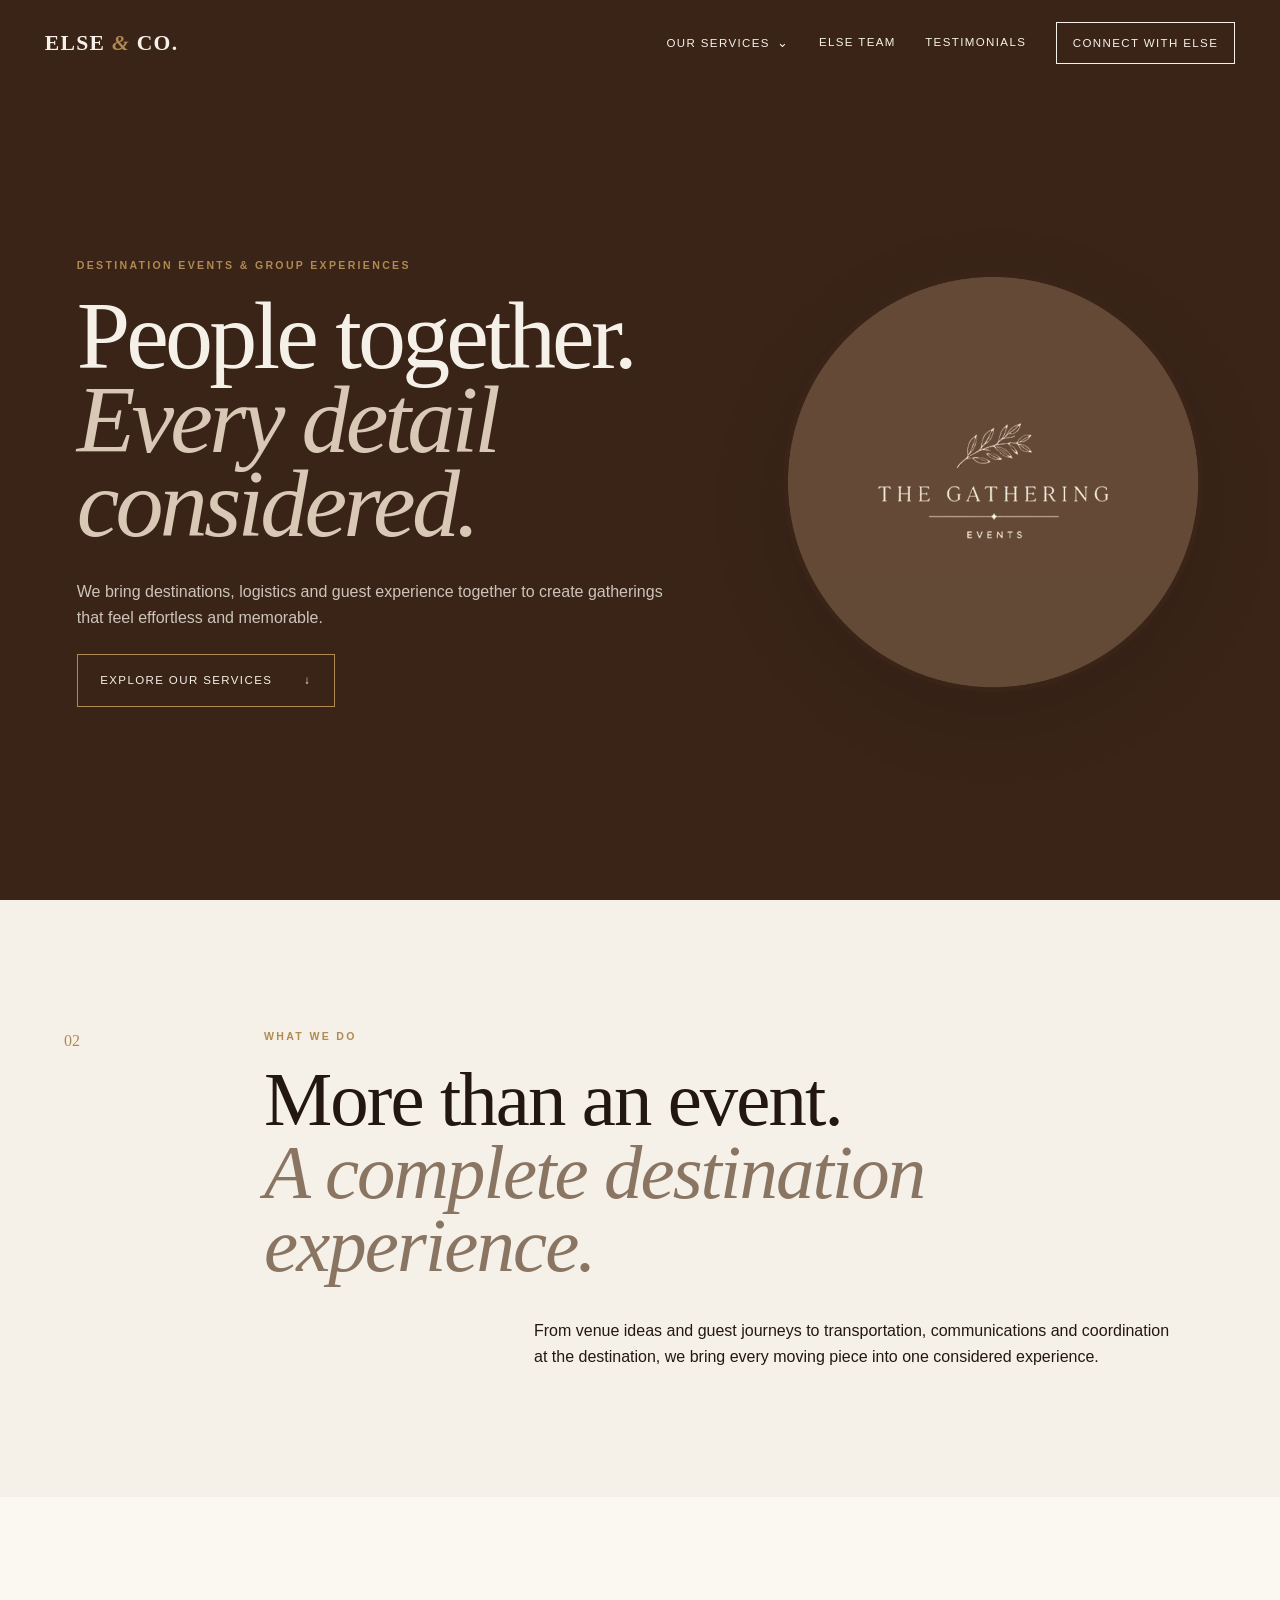
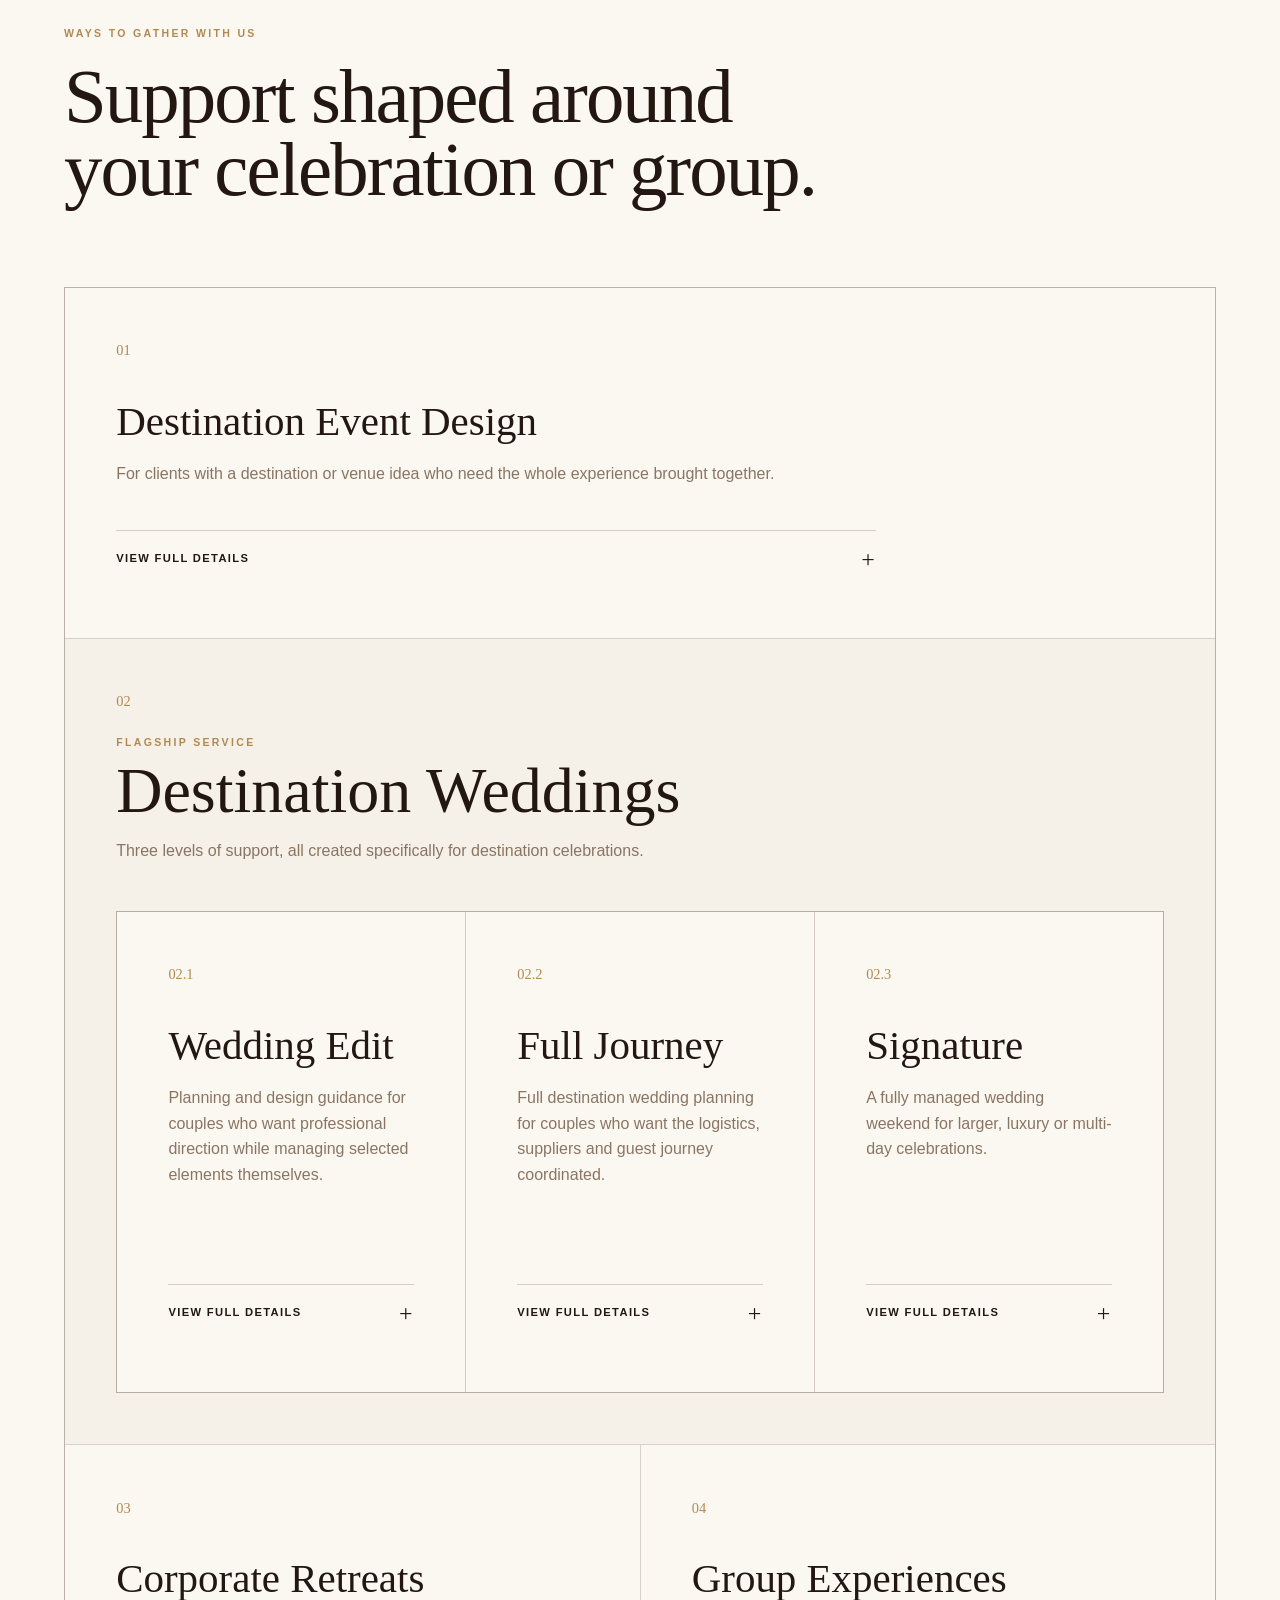
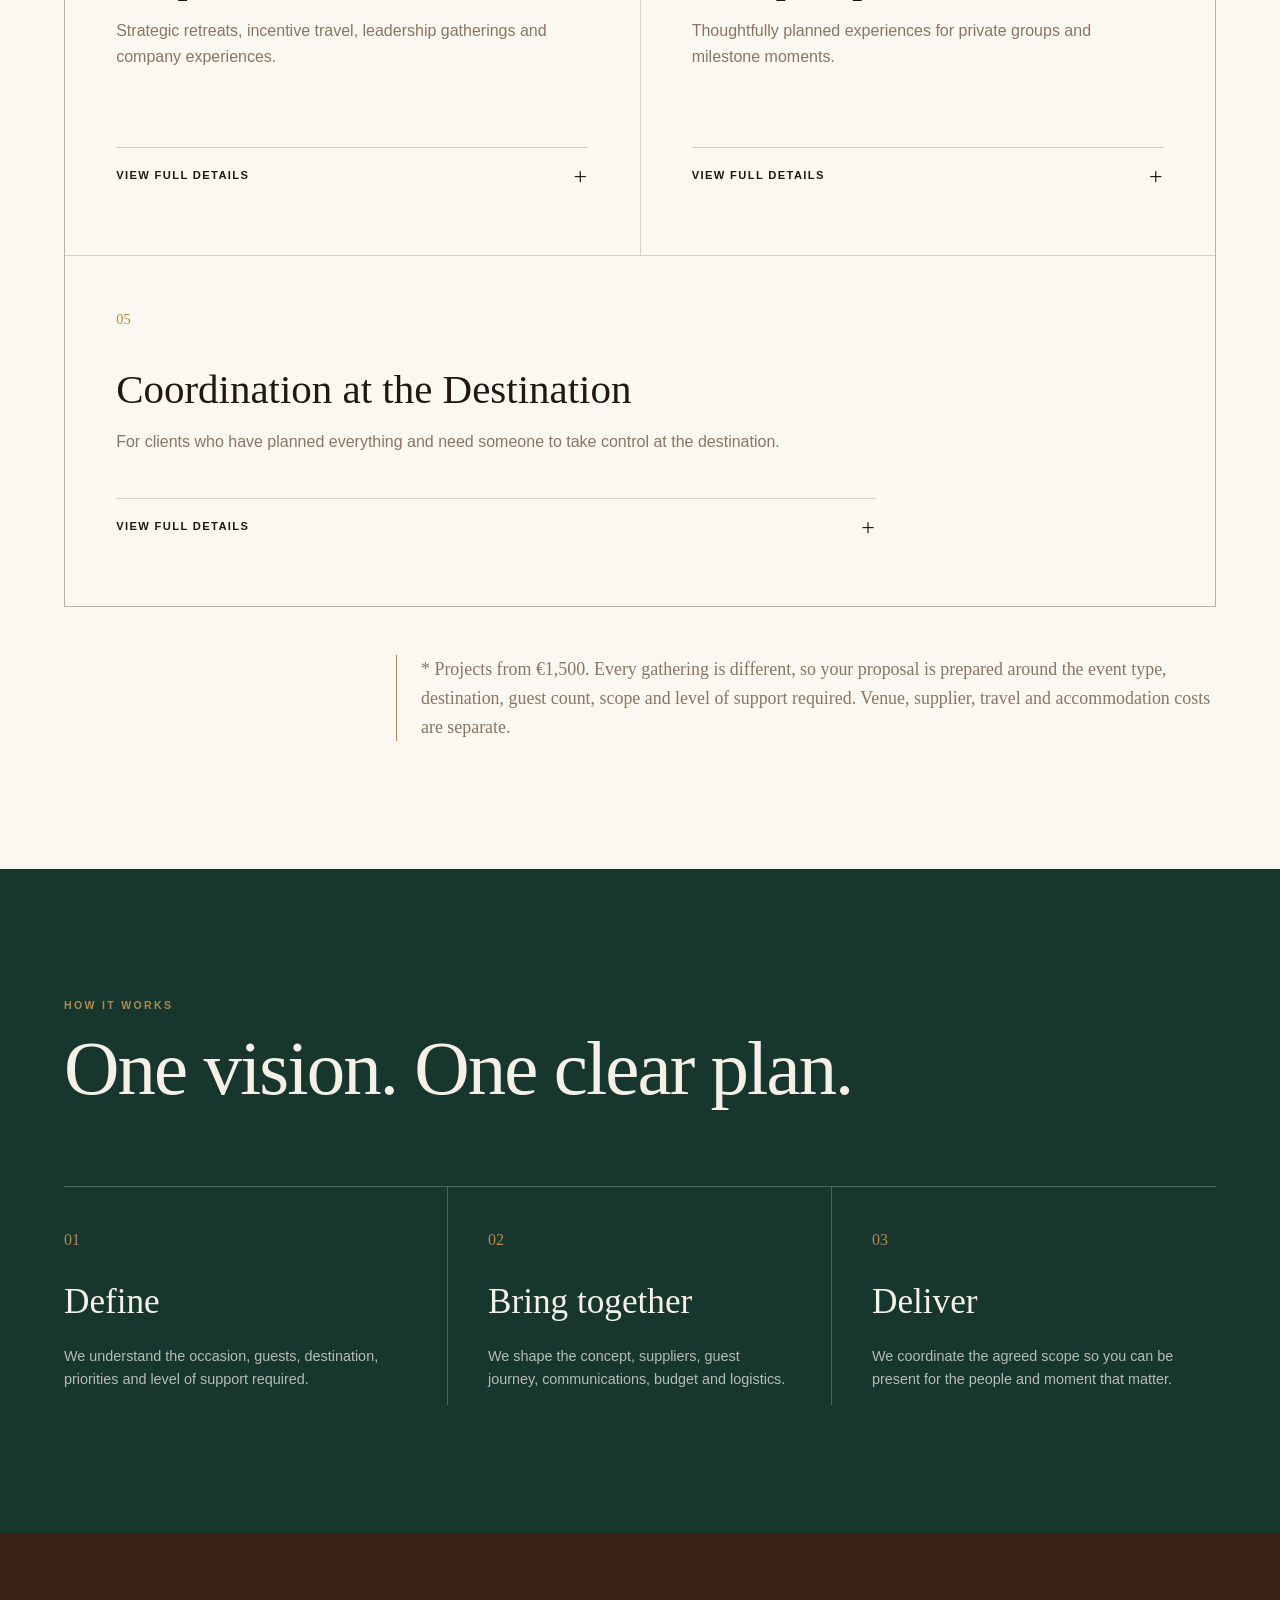
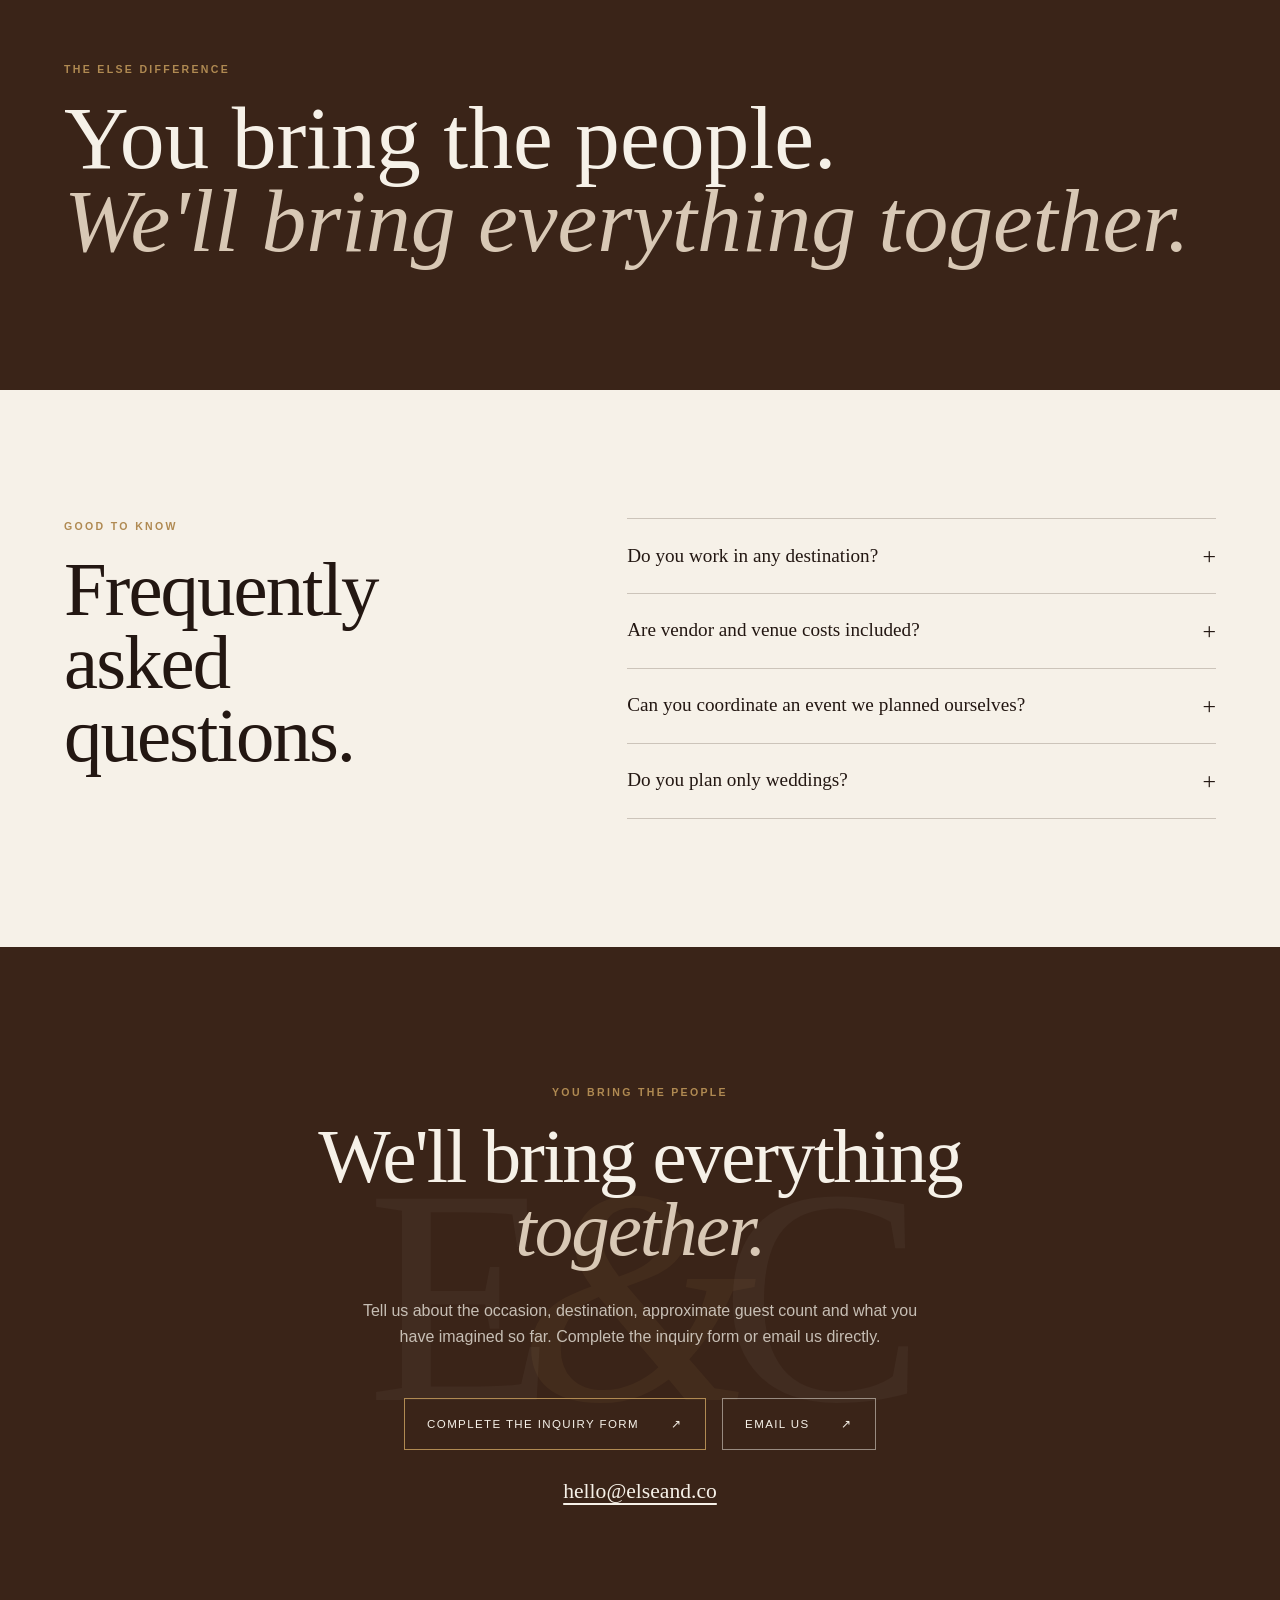
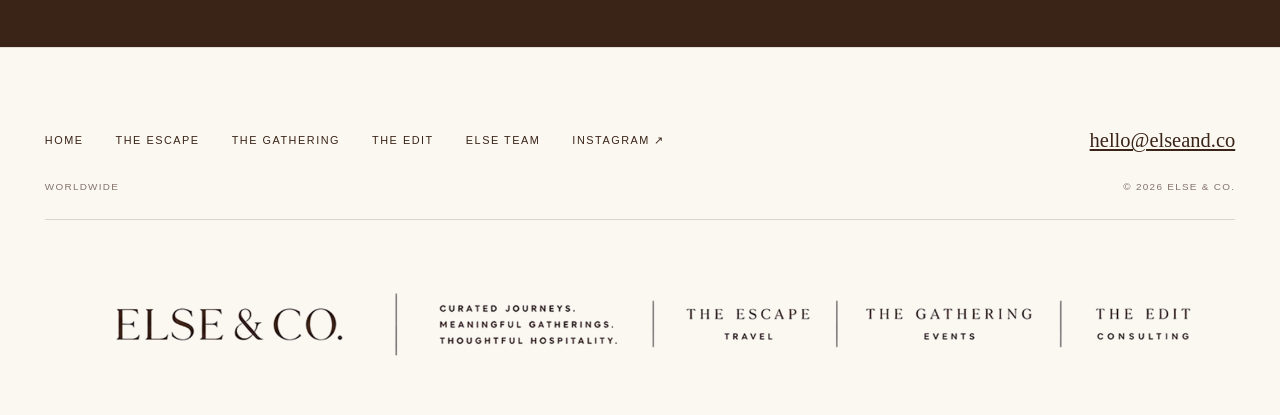
<file: gathering/index.html>
<!doctype html>
<html lang="en">
<head>
  <meta charset="utf-8"><meta name="viewport" content="width=device-width, initial-scale=1">
  <title>The Gathering | ELSE &amp; CO.</title>
  <meta name="description" content="Destination events and group experiences designed around people, place and every meaningful detail.">
  <meta name="theme-color" content="#3a2418"><link rel="icon" href="../favicon.svg" type="image/svg+xml"><link rel="stylesheet" href="../styles-20260928.css">
  <noscript><style>.reveal{opacity:1;transform:none}</style></noscript><script src="../script.js" defer></script>
</head>
<body class="vertical-page gathering-page">
  <a class="skip-link" href="#main">Skip to content</a>
  <header class="site-header" data-header>
    <a class="wordmark" href="../" aria-label="ELSE & CO. home">ELSE <span>&amp;</span> CO.</a>
    <button class="menu-toggle" type="button" aria-expanded="false" aria-controls="site-nav" data-menu-toggle><span class="sr-only">Open menu</span><span></span><span></span></button>
    <nav class="site-nav" id="site-nav" aria-label="Main navigation" data-nav><div class="nav-dropdown" data-dropdown><button class="nav-dropdown-toggle" type="button" aria-expanded="false" data-dropdown-toggle>Our Services</button><div class="nav-dropdown-menu"><a href="../escape/">The Escape</a><a href="../gathering/">The Gathering</a><a href="../edit/">The Edit</a></div></div><a href="../team/">ELSE Team</a><a href="../#testimonials">Testimonials</a><a class="nav-cta" href="#enquire">Connect with ELSE</a></nav>
  </header>

  <main id="main">
    <section class="vertical-hero vertical-hero-gathering" id="top">
      <div class="vertical-hero-copy reveal"><p class="eyebrow">Destination Events &amp; Group Experiences</p><h1>People together.<br><em>Every detail considered.</em></h1><p>We bring destinations, logistics and guest experience together to create gatherings that feel effortless and memorable.</p><a class="button" href="#services">Explore our services <span aria-hidden="true">↓</span></a></div>
      <div class="vertical-hero-logo reveal"><img src="../assets/logos/the-gathering-circle.png" alt="The Gathering Events" width="3000" height="3000" decoding="async"></div>
    </section>

    <section class="vertical-intro section-pad"><p class="vertical-index">02</p><div class="reveal"><p class="eyebrow">What we do</p><h2>More than an event.<br><em>A complete destination experience.</em></h2><p>From venue ideas and guest journeys to transportation, communications and coordination at the destination, we bring every moving piece into one considered experience.</p></div></section>

    <section class="services-section section-pad" id="services">
      <div class="section-heading reveal"><p class="eyebrow">Ways to gather with us</p><h2>Support shaped around<br>your celebration or group.</h2></div>
      <div class="service-grid">
        <article class="service-card reveal"><p class="service-number">01</p><h3>Destination Event Design</h3><p class="service-lead">For clients with a destination or venue idea who need the whole experience brought together.</p><details><summary>View full details</summary><div class="service-details"><p>Includes:</p><ul><li>Concept development</li><li>Destination and venue recommendations</li><li>Event timeline</li><li>Vendor recommendations</li><li>Guest experience planning</li><li>Accommodation and transportation coordination</li><li>Activity planning and budget guidance</li><li>Guest communication and logistics</li></ul></div></details></article>
        <section class="service-group wedding-group reveal" aria-labelledby="wedding-services-title">
          <div class="service-group-heading"><p class="service-number">02</p><p class="eyebrow">Flagship service</p><h3 id="wedding-services-title">Destination Weddings</h3><p>Three levels of support, all created specifically for destination celebrations.</p></div>
          <div class="wedding-packages">
            <article class="service-card"><p class="service-number">02.1</p><h3>Wedding Edit</h3><p class="service-lead">Planning and design guidance for couples who want professional direction while managing selected elements themselves.</p><details><summary>View full details</summary><div class="service-details"><p>Includes:</p><ul><li>Planning consultation and roadmap</li><li>Design direction and experience concept</li><li>Destination and venue guidance</li><li>Curated vendor recommendations</li><li>Budget guidance</li><li>Wedding day framework</li><li>Guest experience recommendations</li><li>Scheduled planning reviews</li></ul></div></details></article>
            <article class="service-card"><p class="service-number">02.2</p><h3>Full Journey</h3><p class="service-lead">Full destination wedding planning for couples who want the logistics, suppliers and guest journey coordinated.</p><details><summary>View full details</summary><div class="service-details"><p>Includes everything in Wedding Edit, plus:</p><ul><li>Vendor coordination and management</li><li>Guest logistics and communications</li><li>Accommodation and transportation</li><li>Wedding weekend schedule</li><li>Budget tracking</li><li>Master timeline</li><li>Coordination at the destination</li></ul></div></details></article>
            <article class="service-card"><p class="service-number">02.3</p><h3>Signature</h3><p class="service-lead">A fully managed wedding weekend for larger, luxury or multi-day celebrations.</p><details><summary>View full details</summary><div class="service-details"><p>Includes everything in Full Journey, plus:</p><ul><li>Welcome event</li><li>Wedding day</li><li>After party or brunch</li><li>Guest transfers</li><li>Accommodation and arrivals</li><li>Complete guest experience management</li><li>Vendor and schedule coordination across every event</li></ul></div></details></article>
          </div>
        </section>
        <article class="service-card reveal"><p class="service-number">03</p><h3>Corporate Retreats</h3><p class="service-lead">Strategic retreats, incentive travel, leadership gatherings and company experiences.</p><details><summary>View full details</summary><div class="service-details"><p>Designed for:</p><ul><li>Executive and team retreats</li><li>Leadership gatherings</li><li>Incentive trips</li><li>Company celebrations</li><li>Client events</li><li>Large group programs</li></ul></div></details></article>
        <article class="service-card reveal"><p class="service-number">04</p><h3>Group Experiences</h3><p class="service-lead">Thoughtfully planned experiences for private groups and milestone moments.</p><details><summary>View full details</summary><div class="service-details"><p>Suitable for:</p><ul><li>Birthday celebrations</li><li>Sports groups</li><li>Wellness retreats</li><li>Family gatherings</li><li>Bachelor and bachelorette groups</li><li>Cultural trips and private celebrations</li></ul></div></details></article>
        <article class="service-card reveal"><p class="service-number">05</p><h3>Coordination at the Destination</h3><p class="service-lead">For clients who have planned everything and need someone to take control at the destination.</p><details><summary>View full details</summary><div class="service-details"><p>Includes:</p><ul><li>Vendor coordination</li><li>Timeline management</li><li>Guest arrivals</li><li>Transportation oversight</li><li>Problem solving</li><li>Event day management</li><li>Emergency logistics</li></ul></div></details></article>
      </div>
      <p class="pricing-note reveal"><span aria-hidden="true">*</span> Projects from €1,500. Every gathering is different, so your proposal is prepared around the event type, destination, guest count, scope and level of support required. Venue, supplier, travel and accommodation costs are separate.</p>
    </section>

    <section class="process-section section-pad"><div class="section-heading reveal"><p class="eyebrow">How it works</p><h2>One vision. One clear plan.</h2></div><ol class="process-grid"><li class="reveal"><span>01</span><h3>Define</h3><p>We understand the occasion, guests, destination, priorities and level of support required.</p></li><li class="reveal"><span>02</span><h3>Bring together</h3><p>We shape the concept, suppliers, guest journey, communications, budget and logistics.</p></li><li class="reveal"><span>03</span><h3>Deliver</h3><p>We coordinate the agreed scope so you can be present for the people and moment that matter.</p></li></ol></section>

    <section class="vertical-difference section-pad"><p class="eyebrow reveal">The ELSE difference</p><blockquote class="reveal">You bring the people.<br><em>We'll bring everything together.</em></blockquote></section>

    <section class="faq-section section-pad"><div class="section-heading reveal"><p class="eyebrow">Good to know</p><h2>Frequently asked questions.</h2></div><div class="faq-list"><details><summary>Do you work in any destination?</summary><p>We work internationally, subject to destination feasibility, supplier availability and the scope agreed in your proposal.</p></details><details><summary>Are vendor and venue costs included?</summary><p>No. Our professional fee covers the planning and coordination scope. Venues, travel, accommodation, suppliers and other external costs are separate.</p></details><details><summary>Can you coordinate an event we planned ourselves?</summary><p>Yes. Coordination at the Destination is designed for clients who already have the main plan and suppliers in place but need professional management when the event takes place.</p></details><details><summary>Do you plan only weddings?</summary><p>No. Weddings are a flagship service, but we also design retreats, celebrations, incentive trips and private or corporate group experiences.</p></details></div></section>

    <section class="contact section-pad" id="enquire"><div class="contact-copy reveal"><p class="eyebrow">You bring the people</p><h2>We'll bring everything<br><em>together.</em></h2><p>Tell us about the occasion, destination, approximate guest count and what you have imagined so far. Complete the inquiry form or email us directly.</p><div class="contact-actions"><a class="button" href="../inquiry/?service=The%20Gathering">Complete the inquiry form <span aria-hidden="true">↗</span></a><a class="button button-secondary" href="mailto:hello@elseand.co?subject=The%20Gathering%20inquiry">Email us <span aria-hidden="true">↗</span></a></div><a class="visible-email" href="mailto:hello@elseand.co">hello@elseand.co</a></div><div class="contact-mark" aria-hidden="true"><span>E</span><span>&amp;</span><span>C</span></div></section>
  </main>

  <footer class="site-footer"><div class="footer-meta"><div class="footer-links"><a href="../">Home</a><a href="../escape/">The Escape</a><a href="../gathering/">The Gathering</a><a href="../edit/">The Edit</a><a href="../team/">ELSE Team</a><a href="https://www.instagram.com/elseand.co/" target="_blank" rel="noreferrer">Instagram ↗</a></div><a class="footer-email" href="mailto:hello@elseand.co">hello@elseand.co</a><p>Worldwide</p><p>© <span data-year></span> ELSE &amp; CO.</p></div><img class="footer-lockup" src="../assets/logos/else-co-horizontal-lockup-transparent.png" alt="ELSE & CO. Curated journeys, meaningful gatherings and thoughtful hospitality." width="4000" height="308" loading="lazy" decoding="async"></footer>
</body>
</html>
</file>
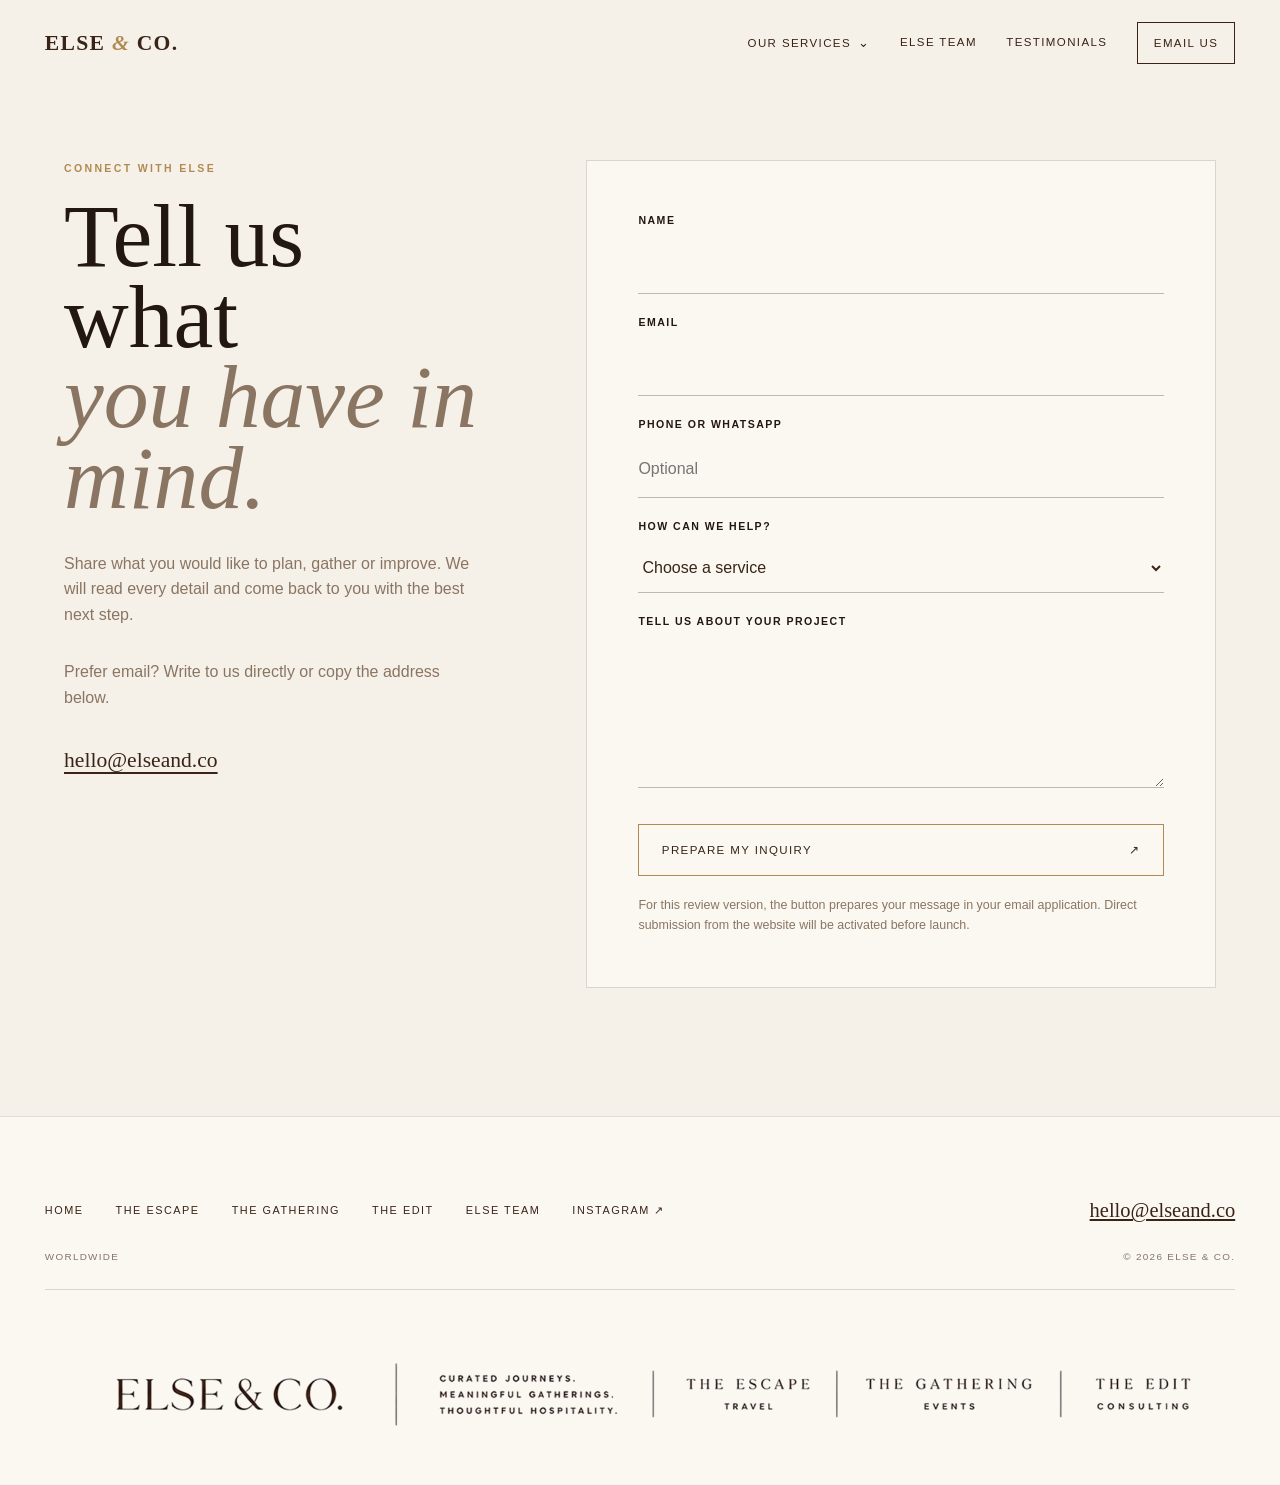
<file: inquiry/index.html>
<!doctype html>
<html lang="en">
<head>
  <meta charset="utf-8">
  <meta name="viewport" content="width=device-width, initial-scale=1">
  <title>Connect with ELSE | ELSE &amp; CO.</title>
  <meta name="description" content="Tell ELSE & CO. about your journey, gathering or business project.">
  <meta name="theme-color" content="#f6f1e8">
  <link rel="icon" href="../favicon.svg" type="image/svg+xml">
  <link rel="stylesheet" href="../styles-20260928.css">
  <noscript><style>.reveal{opacity:1;transform:none}</style></noscript>
  <script src="../script.js" defer></script>
</head>
<body class="inquiry-page">
  <a class="skip-link" href="#main">Skip to content</a>
  <header class="site-header scrolled" data-header>
    <a class="wordmark" href="../" aria-label="ELSE & CO. home">ELSE <span>&amp;</span> CO.</a>
    <button class="menu-toggle" type="button" aria-expanded="false" aria-controls="site-nav" data-menu-toggle><span class="sr-only">Open menu</span><span></span><span></span></button>
    <nav class="site-nav" id="site-nav" aria-label="Main navigation" data-nav><div class="nav-dropdown" data-dropdown><button class="nav-dropdown-toggle" type="button" aria-expanded="false" data-dropdown-toggle>Our Services</button><div class="nav-dropdown-menu"><a href="../escape/">The Escape</a><a href="../gathering/">The Gathering</a><a href="../edit/">The Edit</a></div></div><a href="../team/">ELSE Team</a><a href="../#testimonials">Testimonials</a><a class="nav-cta" href="mailto:hello@elseand.co">Email us</a></nav>
  </header>
  <main class="inquiry-main section-pad" id="main">
    <div class="inquiry-layout">
      <div class="inquiry-intro reveal">
        <p class="eyebrow">Connect with ELSE</p>
        <h1>Tell us what<br><em>you have in mind.</em></h1>
        <p>Share what you would like to plan, gather or improve. We will read every detail and come back to you with the best next step.</p>
        <p>Prefer email? Write to us directly or copy the address below.</p>
        <a class="visible-email" href="mailto:hello@elseand.co">hello@elseand.co</a>
      </div>
      <form class="inquiry-form reveal" data-inquiry-form>
        <div class="form-field"><label for="name">Name</label><input id="name" name="name" autocomplete="name" required></div>
        <div class="form-field"><label for="email">Email</label><input id="email" name="email" type="email" autocomplete="email" required></div>
        <div class="form-field"><label for="phone">Phone or WhatsApp <span class="sr-only">optional</span></label><input id="phone" name="phone" type="tel" autocomplete="tel" placeholder="Optional"></div>
        <div class="form-field"><label for="service">How can we help?</label><select id="service" name="service" required><option value="">Choose a service</option><option>The Escape</option><option>The Gathering</option><option>The Edit</option><option>General inquiry</option></select></div>
        <div class="form-field"><label for="message">Tell us about your project</label><textarea id="message" name="message" required></textarea></div>
        <button class="button" type="submit">Prepare my inquiry <span aria-hidden="true">↗</span></button>
        <p class="form-note">For this review version, the button prepares your message in your email application. Direct submission from the website will be activated before launch.</p>
      </form>
    </div>
  </main>
  <footer class="site-footer"><div class="footer-meta"><div class="footer-links"><a href="../">Home</a><a href="../escape/">The Escape</a><a href="../gathering/">The Gathering</a><a href="../edit/">The Edit</a><a href="../team/">ELSE Team</a><a href="https://www.instagram.com/elseand.co/" target="_blank" rel="noreferrer">Instagram ↗</a></div><a class="footer-email" href="mailto:hello@elseand.co">hello@elseand.co</a><p>Worldwide</p><p>© <span data-year></span> ELSE &amp; CO.</p></div><img class="footer-lockup" src="../assets/logos/else-co-horizontal-lockup-transparent.png" alt="ELSE & CO. Curated journeys, meaningful gatherings and thoughtful hospitality." width="4000" height="308" loading="lazy" decoding="async"></footer>
</body>
</html>
</file>
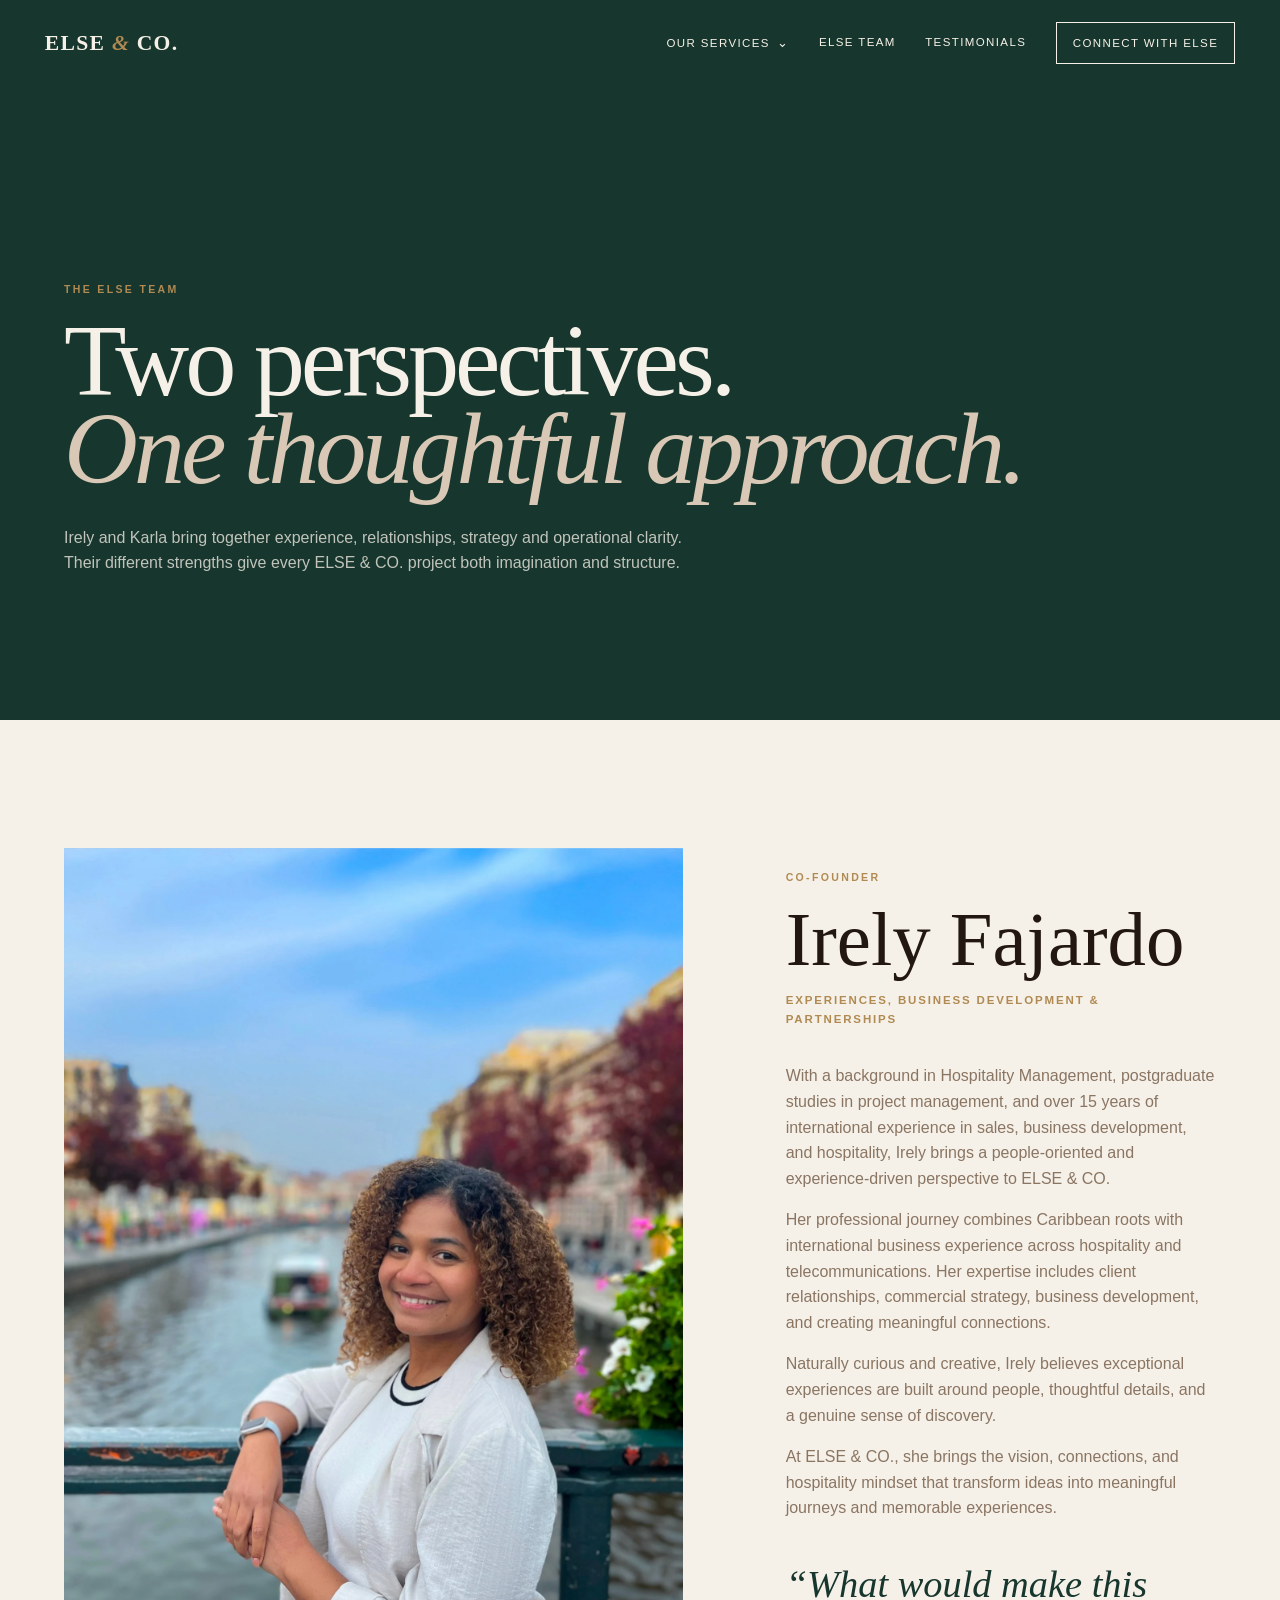
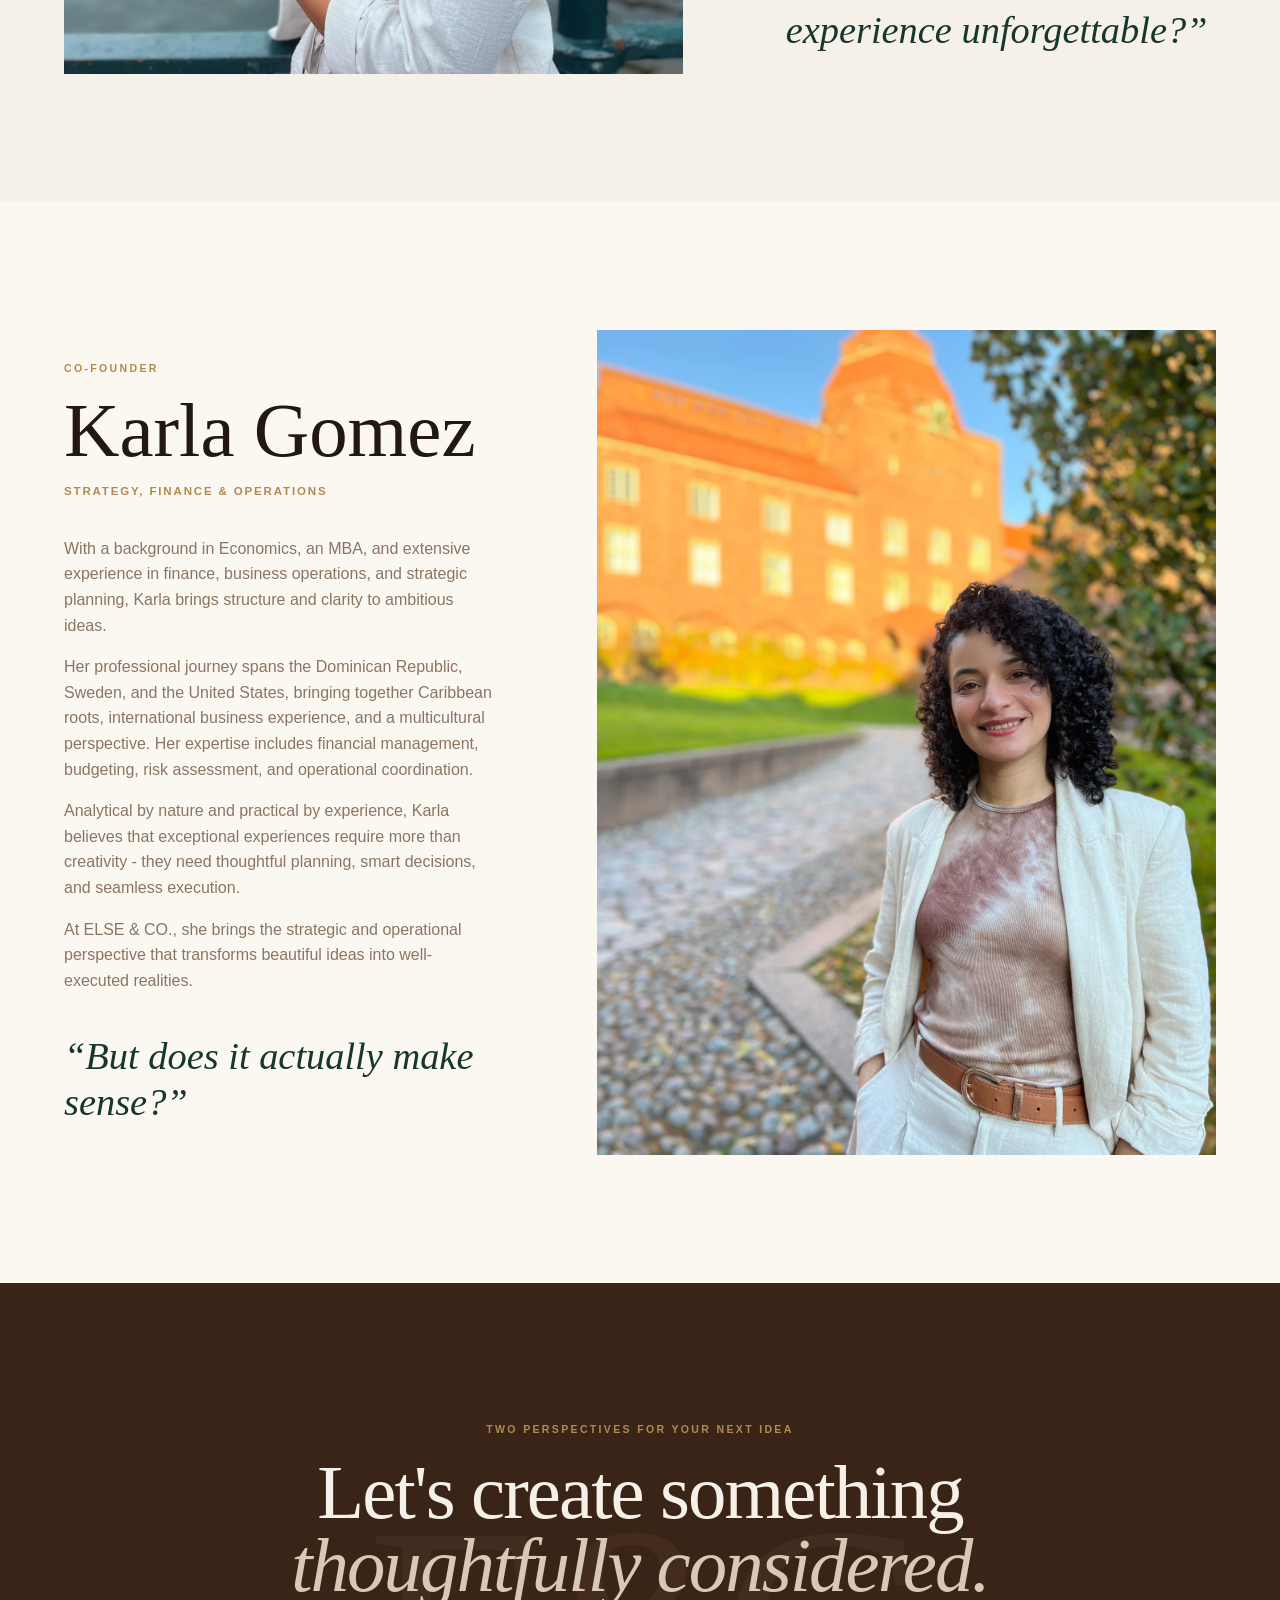
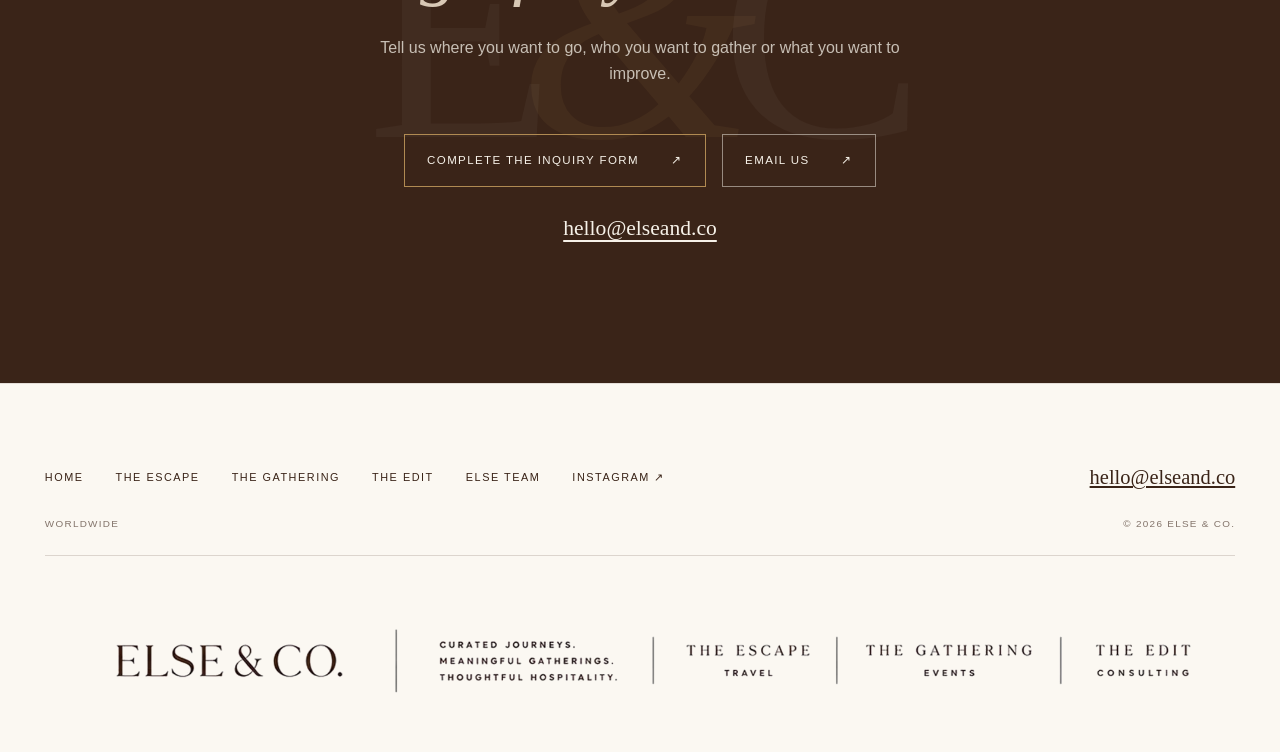
<file: team/index.html>
<!doctype html>
<html lang="en">
<head>
  <meta charset="utf-8">
  <meta name="viewport" content="width=device-width, initial-scale=1">
  <title>ELSE Team | ELSE &amp; CO.</title>
  <meta name="description" content="Meet Irely Fajardo and Karla Gomez, co-founders of ELSE & CO.">
  <meta name="theme-color" content="#17362d">
  <link rel="icon" href="../favicon.svg" type="image/svg+xml">
  <link rel="stylesheet" href="../styles-20260928.css">
  <noscript><style>.reveal{opacity:1;transform:none}.motion-heading{opacity:1;transform:none;filter:none}</style></noscript>
  <script src="../script.js" defer></script>
</head>
<body class="team-page">
  <a class="skip-link" href="#main">Skip to content</a>
  <header class="site-header" data-header>
    <a class="wordmark" href="../" aria-label="ELSE & CO. home">ELSE <span>&amp;</span> CO.</a>
    <button class="menu-toggle" type="button" aria-expanded="false" aria-controls="site-nav" data-menu-toggle><span class="sr-only">Open menu</span><span></span><span></span></button>
    <nav class="site-nav" id="site-nav" aria-label="Main navigation" data-nav><div class="nav-dropdown" data-dropdown><button class="nav-dropdown-toggle" type="button" aria-expanded="false" data-dropdown-toggle>Our Services</button><div class="nav-dropdown-menu"><a href="../escape/">The Escape</a><a href="../gathering/">The Gathering</a><a href="../edit/">The Edit</a></div></div><a href="./" aria-current="page">ELSE Team</a><a href="../#testimonials">Testimonials</a><a class="nav-cta" href="../inquiry/">Connect with ELSE</a></nav>
  </header>

  <main id="main">
    <section class="team-hero section-pad">
      <div class="reveal"><p class="eyebrow">The ELSE Team</p><h1>Two perspectives.<br><em>One thoughtful approach.</em></h1><p>Irely and Karla bring together experience, relationships, strategy and operational clarity. Their different strengths give every ELSE &amp; CO. project both imagination and structure.</p></div>
    </section>

    <section class="team-profile section-pad" id="irely">
      <div class="team-portrait reveal"><img src="../assets/team/irely-fajardo.webp" alt="Irely Fajardo, co-founder of ELSE &amp; CO." width="1536" height="2048" decoding="async"></div>
      <article class="team-biography reveal"><p class="eyebrow">Co-Founder</p><h2>Irely Fajardo</h2><p class="team-title">Experiences, Business Development &amp; Partnerships</p><p>With a background in Hospitality Management, postgraduate studies in project management, and over 15 years of international experience in sales, business development, and hospitality, Irely brings a people-oriented and experience-driven perspective to ELSE &amp; CO.</p><p>Her professional journey combines Caribbean roots with international business experience across hospitality and telecommunications. Her expertise includes client relationships, commercial strategy, business development, and creating meaningful connections.</p><p>Naturally curious and creative, Irely believes exceptional experiences are built around people, thoughtful details, and a genuine sense of discovery.</p><p>At ELSE &amp; CO., she brings the vision, connections, and hospitality mindset that transform ideas into meaningful journeys and memorable experiences.</p><blockquote>“What would make this experience unforgettable?”</blockquote></article>
    </section>

    <section class="team-profile team-profile-reverse section-pad" id="karla">
      <div class="team-portrait reveal"><img src="../assets/team/karla-gomez.webp" alt="Karla Gomez, co-founder of ELSE &amp; CO." width="1536" height="2048" loading="lazy" decoding="async"></div>
      <article class="team-biography reveal"><p class="eyebrow">Co-Founder</p><h2>Karla Gomez</h2><p class="team-title">Strategy, Finance &amp; Operations</p><p>With a background in Economics, an MBA, and extensive experience in finance, business operations, and strategic planning, Karla brings structure and clarity to ambitious ideas.</p><p>Her professional journey spans the Dominican Republic, Sweden, and the United States, bringing together Caribbean roots, international business experience, and a multicultural perspective. Her expertise includes financial management, budgeting, risk assessment, and operational coordination.</p><p>Analytical by nature and practical by experience, Karla believes that exceptional experiences require more than creativity - they need thoughtful planning, smart decisions, and seamless execution.</p><p>At ELSE &amp; CO., she brings the strategic and operational perspective that transforms beautiful ideas into well-executed realities.</p><blockquote>“But does it actually make sense?”</blockquote></article>
    </section>

    <section class="contact section-pad" id="enquire"><div class="contact-copy reveal"><p class="eyebrow">Two perspectives for your next idea</p><h2>Let's create something<br><em>thoughtfully considered.</em></h2><p>Tell us where you want to go, who you want to gather or what you want to improve.</p><div class="contact-actions"><a class="button" href="../inquiry/">Complete the inquiry form <span aria-hidden="true">↗</span></a><a class="button button-secondary" href="mailto:hello@elseand.co?subject=An%20inquiry%20for%20ELSE%20%26%20CO.">Email us <span aria-hidden="true">↗</span></a></div><a class="visible-email" href="mailto:hello@elseand.co">hello@elseand.co</a></div><div class="contact-mark" aria-hidden="true"><span>E</span><span>&amp;</span><span>C</span></div></section>
  </main>

  <footer class="site-footer"><div class="footer-meta"><div class="footer-links"><a href="../">Home</a><a href="../escape/">The Escape</a><a href="../gathering/">The Gathering</a><a href="../edit/">The Edit</a><a href="./">ELSE Team</a><a href="https://www.instagram.com/elseand.co/" target="_blank" rel="noreferrer">Instagram ↗</a></div><a class="footer-email" href="mailto:hello@elseand.co">hello@elseand.co</a><p>Worldwide</p><p>© <span data-year></span> ELSE &amp; CO.</p></div><img class="footer-lockup" src="../assets/logos/else-co-horizontal-lockup-transparent.png" alt="ELSE & CO. Curated journeys, meaningful gatherings and thoughtful hospitality." width="4000" height="308" loading="lazy" decoding="async"></footer>
</body>
</html>
</file>
<file: styles-20260928.css>
:root {
  --espresso: #3a2418;
  --forest: #17362d;
  --taupe: #8a7563;
  --beige: #d8c8b5;
  --cream: #f6f1e8;
  --gold: #b08a52;
  --paper: #fbf8f2;
  --ink: #231712;
  --serif: Georgia, "Times New Roman", serif;
  --sans: Arial, Helvetica, sans-serif;
}

* { box-sizing: border-box; }
html { scroll-behavior: smooth; }
body {
  margin: 0;
  color: var(--ink);
  background: var(--paper);
  font-family: var(--sans);
  font-weight: 300;
  line-height: 1.6;
}
a { color: inherit; }
button { font: inherit; }
::selection { color: var(--cream); background: var(--forest); }
.sr-only { position: absolute; width: 1px; height: 1px; padding: 0; margin: -1px; overflow: hidden; clip: rect(0,0,0,0); white-space: nowrap; border: 0; }
.skip-link { position: fixed; top: -5rem; left: 1rem; z-index: 100; padding: .7rem 1rem; background: var(--cream); }
.skip-link:focus { top: 1rem; }

.site-header {
  position: fixed;
  top: 0;
  left: 0;
  z-index: 50;
  display: flex;
  width: 100%;
  align-items: center;
  justify-content: space-between;
  padding: 1.4rem 3.5vw;
  color: var(--cream);
  transition: background .4s ease, color .4s ease, padding .4s ease;
}
.site-header.scrolled { padding-block: .9rem; color: var(--ink); background: rgba(246,241,232,.94); backdrop-filter: blur(12px); box-shadow: 0 1px rgba(58,36,24,.12); }
.wordmark { font-family: var(--serif); font-size: 1.35rem; font-weight: 600; letter-spacing: .06em; text-decoration: none; white-space: nowrap; }
.wordmark span { color: var(--gold); font-style: italic; }
.site-nav { display: flex; align-items: center; gap: clamp(1rem, 2.3vw, 2.8rem); font-size: .72rem; font-weight: 500; letter-spacing: .12em; text-transform: uppercase; }
.site-nav a { text-decoration: none; }
.site-nav a:not(.nav-cta)::after { display: block; width: 0; height: 1px; content: ""; background: currentColor; transition: width .3s ease; }
.site-nav a:hover::after { width: 100%; }
.nav-cta { padding: .65rem 1rem; border: 1px solid currentColor; }
.nav-dropdown { position: relative; }
.nav-dropdown-toggle { display: inline-flex; gap: .45rem; align-items: center; padding: 0; border: 0; color: inherit; background: none; cursor: pointer; font-size: inherit; font-weight: inherit; letter-spacing: inherit; text-transform: inherit; }
.nav-dropdown-toggle::after { content: "⌄"; font-size: .8rem; transition: transform .25s ease; }
.nav-dropdown-menu { position: absolute; top: calc(100% + 1rem); left: 50%; display: grid; min-width: 220px; padding: .65rem; color: var(--espresso); background: rgba(246,241,232,.98); box-shadow: 0 18px 50px rgba(35,23,18,.15); opacity: 0; visibility: hidden; transform: translate(-50%,-8px); transition: opacity .25s, transform .25s, visibility .25s; }
.nav-dropdown-menu a { padding: .75rem .8rem; white-space: nowrap; }
.nav-dropdown:hover .nav-dropdown-menu, .nav-dropdown:focus-within .nav-dropdown-menu, .nav-dropdown.open .nav-dropdown-menu { opacity: 1; visibility: visible; transform: translate(-50%,0); }
.nav-dropdown.open .nav-dropdown-toggle::after { transform: rotate(180deg); }
.menu-toggle { display: none; color: inherit; background: none; border: 0; }

.hero {
  position: relative;
  display: grid;
  min-height: 100svh;
  place-items: center;
  overflow: hidden;
  color: var(--cream);
  background: var(--forest);
}
.hero::before { position: absolute; inset: 0; content: ""; opacity: .15; background-image: linear-gradient(rgba(255,255,255,.08) 1px, transparent 1px), linear-gradient(90deg, rgba(255,255,255,.08) 1px, transparent 1px); background-size: 10vw 10vw; mask-image: linear-gradient(to bottom, black, transparent 78%); }
.hero-content { position: relative; z-index: 2; width: min(1050px, 88vw); padding-top: 4rem; text-align: center; }
.eyebrow { margin: 0 0 1.2rem; color: var(--gold); font-size: .66rem; font-weight: 600; letter-spacing: .22em; text-transform: uppercase; }
.hero h1 { margin: 0; font-family: var(--serif); font-size: clamp(4.3rem, 10vw, 9.5rem); font-weight: 400; line-height: .78; letter-spacing: -.035em; }
.hero h1 em { color: var(--beige); font-weight: 400; }
.hero-intro { margin: 3.5rem 0 2rem; font-family: var(--serif); font-size: clamp(1.15rem, 2vw, 1.55rem); font-style: italic; line-height: 1.35; }
.text-link { display: inline-flex; gap: .6rem; align-items: center; padding-bottom: .3rem; border-bottom: 1px solid rgba(246,241,232,.55); font-size: .68rem; font-weight: 500; letter-spacing: .18em; text-decoration: none; text-transform: uppercase; }
.hero-index { position: absolute; right: 3.5vw; bottom: 2rem; font-size: .58rem; letter-spacing: .18em; opacity: .7; }
.hero-orbit { position: absolute; inset: 0; }
.orbit { position: absolute; border: 1px solid rgba(216,200,181,.18); border-radius: 50%; }
.orbit-one { top: 8%; left: 50%; width: min(75vw, 920px); aspect-ratio: 1; transform: translateX(-50%); }
.orbit-two { top: 18%; left: 50%; width: min(55vw, 680px); aspect-ratio: 1; transform: translateX(-50%); }
.orbit-three { top: 30%; left: 50%; width: min(34vw, 430px); aspect-ratio: 1; transform: translateX(-50%); }

.section-pad { padding: clamp(5.5rem, 10vw, 9rem) max(5vw, calc((100vw - 1280px)/2)); }
.manifesto { display: grid; grid-template-columns: 1fr 3fr; gap: 3rem; background: var(--cream); }
.manifesto-number, .world-number { color: var(--gold); font-family: var(--serif); font-size: .9rem; }
.manifesto-copy { max-width: 840px; }
.manifesto h2, .section-heading h2, .about h2, .contact h2 { margin: 0; font-family: var(--serif); font-size: clamp(3rem, 6vw, 6rem); font-weight: 400; line-height: .95; letter-spacing: -.025em; }
.manifesto-accent { margin: 1rem 0 2.2rem; color: var(--forest); font-family: var(--serif); font-size: clamp(1.5rem, 3vw, 2.7rem); font-style: italic; }
.manifesto-copy > p:last-child { max-width: 630px; margin-left: auto; font-size: .98rem; }

.worlds { background: var(--paper); }
.section-heading { margin-bottom: 5rem; }
.section-heading h2 { max-width: 830px; }
.world-card { position: relative; display: grid; min-height: 510px; margin-bottom: 1.5rem; grid-template-columns: .3fr 1.2fr 1fr; overflow: hidden; }
.world-card > * { position: relative; z-index: 2; }
.world-number { padding: 3rem; }
.world-copy { align-self: center; max-width: 530px; padding: 3rem; }
.world-copy .eyebrow { color: currentColor; opacity: .68; }
.world-copy h3 { margin: 0; font-family: var(--serif); font-size: clamp(3rem, 6vw, 5.8rem); font-weight: 500; line-height: .9; }
.world-tagline { margin: .5rem 0 1.8rem; font-family: var(--serif); font-size: 1.6rem; font-style: italic; }
.world-copy > p:not(.eyebrow,.world-tagline) { max-width: 460px; }
.world-copy a { display: inline-block; margin-top: 1rem; font-size: .68rem; font-weight: 600; letter-spacing: .14em; text-decoration: none; text-transform: uppercase; }
.world-art { position: relative; min-height: 420px; margin: 2rem; overflow: hidden; }
.world-art::before, .world-art::after, .world-art span { position: absolute; content: ""; }
.escape { color: var(--cream); background: var(--forest); }
.escape-art { background: linear-gradient(150deg, #5f806f 0 25%, #d2c6ac 25% 44%, #274b3b 44% 70%, #0f271f 70%); }
.escape-art::before { right: -20%; bottom: -30%; width: 90%; aspect-ratio: 1; border: 1px solid rgba(255,255,255,.6); border-radius: 50%; }
.escape-art::after { top: 12%; left: 14%; width: 1px; height: 60%; background: rgba(255,255,255,.55); transform: rotate(28deg); }
.escape-art span { top: 14%; right: 14%; width: 32%; aspect-ratio: 1; background: rgba(176,138,82,.78); border-radius: 50%; }
.gathering { color: var(--cream); background: var(--espresso); }
.gathering-art { background: linear-gradient(135deg, #76533f 0 30%, #cbb59d 30% 56%, #42291e 56% 100%); }
.gathering-art::before { top: -12%; left: 18%; width: 62%; height: 125%; border: 1px solid rgba(255,255,255,.48); border-radius: 50% 50% 0 0; }
.gathering-art::after { top: 15%; right: 9%; width: 44%; aspect-ratio: 1; border-radius: 50%; background: rgba(246,241,232,.16); }
.gathering-art span { bottom: 14%; left: 9%; width: 42%; height: 10%; border-top: 1px solid rgba(255,255,255,.62); border-bottom: 1px solid rgba(255,255,255,.62); }
.edit { color: var(--espresso); background: var(--beige); }
.edit-art { background: linear-gradient(90deg, #c4b09b 0 33%, #f1e9dc 33% 66%, #947965 66%); }
.edit-art::before { top: 12%; left: 12%; width: 76%; height: 76%; border: 1px solid var(--espresso); }
.edit-art::after { top: 0; left: 50%; width: 1px; height: 100%; background: rgba(58,36,24,.45); }
.edit-art span { top: 35%; left: 36%; width: 28%; aspect-ratio: 1; border: 1px solid var(--espresso); border-radius: 50%; }

.details { color: var(--cream); background: var(--forest); }
.details blockquote { margin: 0 0 6rem; font-family: var(--serif); font-size: clamp(3.4rem, 7vw, 7rem); line-height: .9; }
.details blockquote em { color: var(--beige); font-weight: 400; }
.detail-grid { display: grid; grid-template-columns: repeat(3, 1fr); border-top: 1px solid rgba(246,241,232,.25); }
.detail-grid > div { padding: 2.5rem 2.5rem 1rem 0; border-right: 1px solid rgba(246,241,232,.25); }
.detail-grid > div + div { padding-left: 2.5rem; }
.detail-grid > div:last-child { border-right: 0; }
.detail-grid span { color: var(--gold); font-family: var(--serif); }
.detail-grid h3 { margin: 1.2rem 0 .5rem; font-family: var(--serif); font-size: 2rem; font-weight: 500; }
.detail-grid p { max-width: 280px; color: rgba(246,241,232,.76); font-size: .88rem; }

.about { display: grid; grid-template-columns: 1.1fr .9fr; gap: clamp(4rem, 10vw, 10rem); background: var(--cream); }
.about h2 em { color: var(--taupe); font-weight: 400; }
.founders { align-self: end; }
.founder { padding: 2rem 0; border-top: 1px solid rgba(58,36,24,.25); }
.founder-role { color: var(--gold); font-size: .62rem; font-weight: 600; letter-spacing: .19em; text-transform: uppercase; }
.founder h3 { margin: .15rem 0; font-family: var(--serif); font-size: 3.5rem; font-weight: 400; }
.founder p { margin: .3rem 0; font-size: .78rem; letter-spacing: .06em; text-transform: uppercase; }
.founder .founder-note { max-width: 480px; margin-top: 1rem; color: var(--taupe); font-family: var(--serif); font-size: 1.2rem; letter-spacing: 0; text-transform: none; }
.about-intro { max-width: 620px; margin-top: 2rem; color: var(--taupe); }
.dark-link { margin-top: 1.25rem; color: var(--espresso); border-bottom-color: rgba(58,36,24,.4); }

/* Founders' editorial travel collage */
.founder-collage {
  --collage-x: 0px;
  --collage-y: 0px;
  position: relative;
  min-height: clamp(660px, 74vw, 980px);
  margin-top: clamp(5rem, 10vw, 9rem);
  grid-column: 1 / -1;
  overflow: hidden;
  background: #ded1c2;
  isolation: isolate;
}
.founder-collage::before {
  position: absolute;
  inset: 0;
  z-index: -2;
  content: "";
  background:
    radial-gradient(circle at 72% 24%, rgba(246,241,232,.92), transparent 27%),
    linear-gradient(135deg, #d4c1ae 0 48%, #f1e9dd 48% 72%, #c9b39d 72%);
}
.founder-collage::after {
  position: absolute;
  inset: 2rem;
  z-index: 8;
  border: 1px solid rgba(58,36,24,.22);
  content: "";
  pointer-events: none;
}
.collage-copy {
  position: absolute;
  top: 9%;
  left: 7%;
  z-index: 7;
  width: min(33rem, 40%);
  padding: 2rem;
  color: var(--cream);
  background: rgba(23,54,45,.92);
  box-shadow: 0 28px 70px rgba(35,23,18,.18);
}
.collage-copy .eyebrow { margin-bottom: .8rem; }
.collage-copy > p:last-child { margin: 0; font-family: var(--serif); font-size: clamp(1.35rem,2.4vw,2.5rem); line-height: 1.1; }
.collage-copy em { color: var(--beige); font-weight: 400; }
.collage-photo {
  --base-transform: translate(0,0) rotate(0deg);
  position: absolute;
  z-index: 2;
  margin: 0;
  overflow: hidden;
  background: var(--paper);
  box-shadow: 0 24px 55px rgba(35,23,18,.25);
  transform: var(--base-transform) translate(calc(var(--collage-x) * var(--depth, .4)), calc(var(--collage-y) * var(--depth, .4)));
  transition: transform .8s cubic-bezier(.16,.8,.25,1), box-shadow .45s ease, z-index 0s .35s;
  will-change: transform;
}
.collage-photo img { display: block; width: 100%; height: 100%; object-fit: cover; transition: transform 1.2s cubic-bezier(.16,.8,.25,1), filter .6s ease; }
.collage-photo:hover { z-index: 9; box-shadow: 0 35px 80px rgba(35,23,18,.35); transition-delay: 0s; }
.collage-photo:hover img { transform: scale(1.055); }
.collage-photo-london { --base-transform: rotate(-5deg); --depth: .55; top: 34%; left: 4%; width: 22%; height: 54%; }
.collage-photo-amsterdam { --base-transform: rotate(2.5deg); --depth: .3; top: 19%; left: 28%; width: 20%; height: 42%; z-index: 3; }
.collage-photo-europe { --base-transform: rotate(-2deg); --depth: .7; top: 8%; right: 8%; width: 26%; height: 45%; }
.collage-photo-garden { --base-transform: rotate(3.5deg); --depth: .42; bottom: 5%; left: 27%; width: 23%; height: 38%; z-index: 4; }
.collage-photo-lanterns { --base-transform: rotate(-1.5deg); --depth: .25; right: 27%; bottom: 8%; width: 22%; height: 31%; }
.collage-photo-bali { --base-transform: rotate(4deg); --depth: .62; right: 5%; bottom: 3%; width: 24%; height: 44%; z-index: 5; }
.collage-photo-spring { --base-transform: rotate(-3deg); --depth: .38; top: 42%; left: 49%; width: 21%; height: 36%; z-index: 3; }
.collage-stamp {
  position: absolute;
  right: 3.2rem;
  bottom: 3.25rem;
  z-index: 10;
  padding: .65rem 1rem;
  color: var(--espresso);
  background: var(--cream);
  border: 1px solid rgba(58,36,24,.25);
  font-size: .6rem;
  font-weight: 600;
  letter-spacing: .16em;
}

.contact { position: relative; display: grid; min-height: 700px; place-items: center; overflow: hidden; color: var(--cream); text-align: center; background: var(--espresso); }
.contact-copy { position: relative; z-index: 2; width: min(850px, 100%); }
.contact h2 em { color: var(--beige); font-weight: 400; }
.contact-copy > p:not(.eyebrow) { max-width: 580px; margin: 2rem auto; color: rgba(246,241,232,.75); }
.button { display: inline-flex; gap: 2rem; align-items: center; margin-top: 1rem; padding: 1rem 1.4rem; border: 1px solid var(--gold); color: var(--cream); font-size: .72rem; font-weight: 500; letter-spacing: .12em; text-decoration: none; text-transform: uppercase; transition: color .3s, background .3s; }
.button:hover { color: var(--espresso); background: var(--gold); }
.contact-mark { position: absolute; display: flex; inset: 0; align-items: center; justify-content: center; color: rgba(246,241,232,.035); font-family: var(--serif); font-size: clamp(9rem, 24vw, 24rem); line-height: 1; letter-spacing: -.12em; transform: translateX(-.04em); }
.contact-mark span:nth-child(2) { color: rgba(176,138,82,.08); font-style: italic; }
.contact-actions { display: flex; justify-content: center; gap: 1rem; flex-wrap: wrap; }
.button-secondary { border-color: rgba(246,241,232,.5); }
.visible-email { display: block; width: fit-content; margin: 1.5rem auto 0; color: var(--cream); font-family: var(--serif); font-size: clamp(1.05rem,2vw,1.35rem); text-underline-offset: .3rem; }
.closing-statement { margin: 2rem auto .5rem !important; color: var(--beige) !important; font-family: var(--serif); font-size: clamp(1.55rem,3vw,2.5rem); font-style: italic; }

.site-footer { display: grid; padding: clamp(3.5rem, 6vw, 6rem) max(3.5vw, calc((100vw - 1500px)/2)) 2.5rem; color: var(--espresso); background: var(--paper); grid-template-columns: 1fr; gap: clamp(3rem, 5vw, 5rem); border-top: 1px solid rgba(58,36,24,.12); }
.footer-lockup { display: block; width: 100%; height: auto; }
.footer-meta { display: grid; padding-bottom: 1.5rem; grid-template-columns: minmax(0,1fr) auto; gap: 1.35rem 2rem; align-items: center; border-bottom: 1px solid rgba(58,36,24,.16); }
.footer-links { display: flex; justify-content: flex-start; gap: 2rem; flex-wrap: wrap; }
.footer-links a { font-size: .68rem; letter-spacing: .14em; text-decoration: none; text-transform: uppercase; }
.footer-email { justify-self: end; font-family: var(--serif); font-size: clamp(1.05rem,1.6vw,1.35rem); text-transform: none; }
.site-footer p { margin: 0; color: rgba(58,36,24,.62); font-size: .62rem; letter-spacing: .13em; text-transform: uppercase; }
.site-footer p:last-child { text-align: right; }

.world-logo-panel { display: grid; width: calc(100% - 4rem); aspect-ratio: 1; margin: 2rem; place-items: center; overflow: hidden; }
.world-logo-panel img { display: block; width: 100%; height: 100%; object-fit: cover; }
.world-card.escape .world-logo-panel { background: #192a22; }
.world-card.gathering .world-logo-panel { background: #624a39; }
.world-card.edit .world-logo-panel { background: #efded2; }

/* Vertical landing pages */
.vertical-hero { display: grid; min-height: 100svh; padding: 9rem max(6vw, calc((100vw - 1280px)/2)) 5rem; color: var(--cream); grid-template-columns: 1.18fr .82fr; gap: clamp(3rem, 8vw, 8rem); align-items: center; }
.vertical-hero-escape { background: var(--forest); }
.vertical-hero-gathering { background: var(--espresso); }
.vertical-hero-edit { color: var(--espresso); background: var(--beige); }
.edit-page .site-header:not(.scrolled) { color: var(--espresso); }
.vertical-hero-copy { max-width: 780px; }
.vertical-hero-copy h1 { margin: 0; font-family: var(--serif); font-size: clamp(3.8rem, 7.5vw, 8rem); font-weight: 400; line-height: .88; letter-spacing: -.04em; }
.vertical-hero-copy h1 em { color: var(--beige); font-weight: 400; }
.vertical-hero-edit .vertical-hero-copy h1 em { color: var(--taupe); }
.vertical-hero-copy > p:not(.eyebrow) { max-width: 600px; margin: 2rem 0 .5rem; color: rgba(246,241,232,.78); font-size: 1rem; }
.vertical-hero-edit .vertical-hero-copy > p:not(.eyebrow) { color: rgba(58,36,24,.72); }
.vertical-hero-edit .button { color: var(--espresso); }
.vertical-hero-logo { display: grid; aspect-ratio: 1; place-items: center; background: transparent; border-radius: 50%; box-shadow: 0 25px 80px rgba(0,0,0,.12); overflow: hidden; }
.vertical-hero-logo img { width: 100%; height: 100%; object-fit: contain; }
.vertical-intro { display: grid; background: var(--cream); grid-template-columns: .3fr 1.7fr; gap: 2rem; }
.vertical-index { margin: 0; color: var(--gold); font-family: var(--serif); }
.vertical-intro > div { max-width: 920px; }
.vertical-intro h2 { margin: 0; font-family: var(--serif); font-size: clamp(3rem, 6vw, 6rem); font-weight: 400; line-height: .95; letter-spacing: -.025em; }
.vertical-intro h2 em { color: var(--taupe); font-weight: 400; }
.vertical-intro div > p:last-child { max-width: 650px; margin: 2.2rem 0 0 auto; }
.services-section { background: var(--paper); }
.service-grid { display: grid; grid-template-columns: repeat(2, minmax(0, 1fr)); gap: 1px; background: rgba(58,36,24,.18); border: 1px solid rgba(58,36,24,.18); }
.service-card { display: flex; min-height: 410px; padding: clamp(2rem, 4vw, 3.5rem); flex-direction: column; background: var(--paper); }
.service-number { margin: 0 0 2.4rem; color: var(--gold); font-family: var(--serif); font-size: .9rem; }
.service-card h3 { margin: 0; font-family: var(--serif); font-size: clamp(2.1rem, 3.2vw, 3.4rem); font-weight: 400; line-height: 1; }
.service-lead { max-width: 540px; margin: 1.2rem 0; color: var(--taupe); }
.service-price { margin: auto 0 1.5rem; padding-top: 1.5rem; color: var(--forest); font-size: .7rem; font-weight: 700; letter-spacing: .16em; text-transform: uppercase; }
.service-card details { margin-top: auto; border-top: 1px solid rgba(58,36,24,.2); }
.service-card summary, .faq-list summary { display: flex; padding: 1rem 0; align-items: center; justify-content: space-between; cursor: pointer; font-size: .7rem; font-weight: 600; letter-spacing: .12em; list-style: none; text-transform: uppercase; }
.service-card summary::-webkit-details-marker, .faq-list summary::-webkit-details-marker { display: none; }
.service-card summary::after, .faq-list summary::after { content: "+"; font-family: var(--serif); font-size: 1.5rem; font-weight: 400; line-height: 1; }
.service-card details[open] summary::after, .faq-list details[open] summary::after { content: "−"; }
.service-details { padding: 0 0 .5rem; color: var(--taupe); font-size: .9rem; }
.service-details p { margin-top: .2rem; }
.service-details ul { margin: .5rem 0 0; padding-left: 1.1rem; columns: 2; column-gap: 2rem; }
.service-details li { margin-bottom: .35rem; break-inside: avoid; }
.pricing-note { max-width: 820px; margin: 3rem 0 0 auto; padding-left: 1.5rem; color: var(--taupe); border-left: 1px solid var(--gold); font-family: var(--serif); font-size: 1.12rem; }
.service-group { grid-column: 1 / -1; padding: clamp(2rem,4vw,4rem); background: var(--cream); }
.service-group-heading { max-width: 760px; margin-bottom: 3rem; }
.service-group-heading .service-number { margin-bottom: 1.25rem; }
.service-group-heading .eyebrow { margin-bottom: .65rem; }
.service-group-heading h3 { margin: 0; font-family: var(--serif); font-size: clamp(2.8rem,5vw,5rem); font-weight: 400; line-height: .95; }
.service-group-heading > p:last-child { max-width: 620px; color: var(--taupe); }
.wedding-packages { display: grid; grid-template-columns: repeat(3,minmax(0,1fr)); gap: 1px; background: rgba(58,36,24,.18); border: 1px solid rgba(58,36,24,.18); }
.wedding-packages .service-card { min-height: 480px; }
.gathering-page .service-grid > .service-card:first-child,
.gathering-page .service-grid > .service-card:last-child { grid-column: 1 / -1; min-height: 350px; }
.gathering-page .service-grid > .service-card:first-child > *,
.gathering-page .service-grid > .service-card:last-child > * { max-width: 760px; }
.process-section { color: var(--cream); background: var(--forest); }
.process-section .section-heading h2 { color: var(--cream); }
.process-grid { display: grid; margin: 0; padding: 0; grid-template-columns: repeat(3, 1fr); border-top: 1px solid rgba(246,241,232,.25); list-style: none; }
.process-grid li { padding: 2.5rem 2.5rem 0 0; border-right: 1px solid rgba(246,241,232,.25); }
.process-grid li + li { padding-left: 2.5rem; }
.process-grid li:last-child { border-right: 0; }
.process-grid span { color: var(--gold); font-family: var(--serif); }
.process-grid h3 { margin: 1.3rem 0 .5rem; font-family: var(--serif); font-size: 2.2rem; font-weight: 400; }
.process-grid p { max-width: 320px; color: rgba(246,241,232,.72); font-size: .9rem; }
.vertical-difference { color: var(--cream); background: var(--espresso); }
.vertical-difference blockquote { margin: 0; font-family: var(--serif); font-size: clamp(3rem, 7vw, 7rem); line-height: .92; }
.vertical-difference blockquote em { color: var(--beige); font-weight: 400; }
.faq-section { display: grid; background: var(--cream); grid-template-columns: .85fr 1.15fr; gap: clamp(4rem, 10vw, 9rem); }
.faq-section .section-heading { margin: 0; }
.faq-list { border-top: 1px solid rgba(58,36,24,.22); }
.faq-list details { border-bottom: 1px solid rgba(58,36,24,.22); }
.faq-list summary { padding: 1.35rem 0; font-family: var(--serif); font-size: 1.2rem; font-weight: 400; letter-spacing: 0; text-transform: none; }
.faq-list details p { max-width: 650px; margin: -.25rem 0 1.6rem; color: var(--taupe); }

.gallery-section { color: var(--cream); background: var(--forest); }
.gallery-section .section-heading h2, .testimonials-section .section-heading h2 { color: inherit; }
.gallery-grid { display: grid; grid-template-columns: 1.2fr .8fr 1fr; grid-auto-rows: minmax(260px,32vw); gap: 1rem; }
.gallery-card { position: relative; display: flex; padding: 1.5rem; align-items: flex-end; overflow: hidden; background: var(--taupe); }
.gallery-card::before { position: absolute; inset: 0; content: ""; opacity: .9; transition: transform .5s ease; }
.gallery-card:hover::before { transform: scale(1.04); }
.gallery-card:nth-child(1)::before { background: linear-gradient(145deg,#557364,#17362d 60%,#b08a52); }
.gallery-card:nth-child(2)::before { background: radial-gradient(circle at 65% 30%,#f6f1e8 0 12%,transparent 13%),linear-gradient(135deg,#8a7563,#3a2418); }
.gallery-card:nth-child(3)::before { background: linear-gradient(45deg,#d8c8b5 0 33%,#f6f1e8 33% 66%,#8a7563 66%); }
.gallery-card:nth-child(4)::before { background: radial-gradient(circle at center,#b08a52 0 18%,#3a2418 19% 50%,#17362d 51%); }
.gallery-card:nth-child(5)::before { background: linear-gradient(160deg,#f6f1e8,#d8c8b5 50%,#3a2418 51%); }
.gallery-card:nth-child(6)::before { background: linear-gradient(120deg,#17362d,#8a7563); }
.gallery-card span { position: relative; z-index: 1; font-size: .65rem; letter-spacing: .16em; text-transform: uppercase; }
.gallery-note { max-width: 720px; margin: 2rem 0 0 auto; color: rgba(246,241,232,.72); font-family: var(--serif); }
.testimonials-section { background: var(--cream); }
.testimonial-empty { display: grid; min-height: 260px; padding: clamp(2rem,5vw,4rem); place-items: center; text-align: center; border: 1px solid rgba(58,36,24,.18); }
.testimonial-empty p { max-width: 650px; margin: 0; color: var(--taupe); font-family: var(--serif); font-size: clamp(1.3rem,2.5vw,2rem); }
.google-review-actions { display: flex; justify-content: center; gap: 1rem; margin-top: 2rem; flex-wrap: wrap; }
.google-review-actions .button { color: var(--espresso); }

.inquiry-page { background: var(--cream); }
.inquiry-page .site-header:not(.scrolled) { color: var(--espresso); }
.inquiry-main { min-height: 100svh; padding-top: 10rem; }
.inquiry-layout { display: grid; grid-template-columns: .8fr 1.2fr; gap: clamp(3rem,8vw,8rem); align-items: start; }
.inquiry-intro h1 { margin: 0; font-family: var(--serif); font-size: clamp(3.6rem,7vw,7rem); font-weight: 400; line-height: .9; }
.inquiry-intro h1 em { color: var(--taupe); font-weight: 400; }
.inquiry-intro > p:not(.eyebrow) { max-width: 520px; margin-top: 2rem; color: var(--taupe); }
.inquiry-intro .visible-email { margin: 2rem 0 0; color: var(--espresso); }
.inquiry-form { display: grid; gap: 1.25rem; padding: clamp(1.6rem,4vw,3.5rem); background: var(--paper); border: 1px solid rgba(58,36,24,.16); }
.form-field { display: grid; gap: .5rem; }
.form-field label { font-size: .66rem; font-weight: 600; letter-spacing: .14em; text-transform: uppercase; }
.form-field input, .form-field select, .form-field textarea { width: 100%; padding: .95rem 0; color: var(--espresso); background: transparent; border: 0; border-bottom: 1px solid rgba(58,36,24,.3); border-radius: 0; font: inherit; }
.form-field textarea { min-height: 150px; resize: vertical; }
.form-field input:focus, .form-field select:focus, .form-field textarea:focus { outline: 0; border-color: var(--gold); }
.inquiry-form .button { justify-content: space-between; color: var(--espresso); background: transparent; cursor: pointer; }
.form-note { margin: 0; color: var(--taupe); font-size: .78rem; }

/* ELSE Team */
.team-hero { min-height: 80svh; display: grid; align-items: end; color: var(--cream); background: var(--forest); }
.team-hero > div { max-width: 1020px; padding-top: 6rem; }
.team-hero h1 { margin: 0; font-family: var(--serif); font-size: clamp(4rem,8vw,8.5rem); font-weight: 400; line-height: .86; letter-spacing: -.04em; }
.team-hero h1 em { color: var(--beige); font-weight: 400; }
.team-hero > div > p:last-child { max-width: 650px; margin-top: 2rem; color: rgba(246,241,232,.76); }
.team-profile { display: grid; grid-template-columns: minmax(320px,1.18fr) minmax(0,.82fr); gap: clamp(3rem,8vw,8rem); align-items: center; background: var(--cream); }
.team-profile-reverse { grid-template-columns: minmax(0,.82fr) minmax(320px,1.18fr); background: var(--paper); }
.team-profile-reverse .team-portrait { order: 2; }
.team-portrait { aspect-ratio: 3 / 4; overflow: hidden; }
.team-portrait img { display: block; width: 100%; height: 100%; object-fit: cover; }
.team-biography { max-width: 720px; }
.team-biography h2 { margin: 0; font-family: var(--serif); font-size: clamp(3.4rem,6vw,6.5rem); font-weight: 400; line-height: .92; }
.team-title { margin: 1rem 0 2.2rem; color: var(--gold); font-size: .72rem; font-weight: 600; letter-spacing: .16em; text-transform: uppercase; }
.team-biography > p:not(.eyebrow,.team-title) { color: var(--taupe); }
.team-biography blockquote { margin: 2.5rem 0 0; color: var(--forest); font-family: var(--serif); font-size: clamp(1.6rem,3vw,2.6rem); font-style: italic; line-height: 1.2; }

/* Editorial title movement */
.motion-heading { opacity: 0; filter: blur(5px); transform: translateY(34px); transition: opacity .95s ease, transform 1s cubic-bezier(.16,.8,.25,1), filter .95s ease; }
.motion-heading.visible { opacity: 1; filter: blur(0); transform: translateY(0); }
.motion-heading em { display: inline-block; transition: transform 1.1s cubic-bezier(.16,.8,.25,1) .12s; }
.motion-heading.visible em { animation: editorialFloat 5s ease-in-out 1s infinite alternate; }
@keyframes editorialFloat { from { transform: translateX(0); } to { transform: translateX(.08em); } }

.reveal { opacity: 0; transform: translateY(28px); transition: opacity .8s ease, transform .8s cubic-bezier(.2,.7,.2,1); }
.reveal.visible { opacity: 1; transform: translateY(0); }
@media (prefers-reduced-motion: reduce) { html { scroll-behavior: auto; } .reveal, .motion-heading { opacity: 1; filter: none; transform: none; transition: none; } .motion-heading.visible em { animation: none; } }

@media (max-width: 850px) {
  .site-header { padding: 1.1rem 5vw; }
  .menu-toggle { position: relative; z-index: 2; display: grid; width: 2.5rem; height: 2.5rem; place-content: center; gap: 7px; }
  .menu-toggle span:not(.sr-only) { display: block; width: 24px; height: 1px; background: currentColor; transition: transform .3s; }
  .menu-toggle[aria-expanded="true"] span:nth-child(2) { transform: translateY(4px) rotate(45deg); }
  .menu-toggle[aria-expanded="true"] span:nth-child(3) { transform: translateY(-4px) rotate(-45deg); }
  .menu-toggle[aria-expanded="true"] { color: var(--cream); }
  .site-nav { position: fixed; display: flex; inset: 0; flex-direction: column; justify-content: center; color: var(--cream); background: var(--forest); transform: translateX(100%); transition: transform .4s ease; }
  .site-nav.open { transform: translateX(0); }
  .site-nav a { font-family: var(--serif); font-size: 2rem; letter-spacing: 0; text-transform: none; }
  .site-nav .nav-cta { margin-top: 1rem; font-family: var(--sans); font-size: .68rem; letter-spacing: .12em; text-transform: uppercase; }
  .nav-dropdown { width: min(82vw,360px); text-align: center; }
  .nav-dropdown-toggle { font-family: var(--serif); font-size: 2rem; letter-spacing: 0; text-transform: none; }
  .nav-dropdown-menu { position: static; display: none; min-width: 0; margin-top: .75rem; padding: .5rem; color: var(--cream); background: rgba(246,241,232,.08); box-shadow: none; opacity: 1; visibility: visible; transform: none; }
  .nav-dropdown.open .nav-dropdown-menu { display: grid; transform: none; }
  .nav-dropdown-menu a { font-family: var(--sans); font-size: .78rem; letter-spacing: .12em; text-transform: uppercase; }
  .hero h1 { font-size: clamp(4.1rem, 17vw, 7rem); }
  .hero-intro { margin-top: 2.5rem; }
  .orbit-one { width: 120vw; }
  .orbit-two { width: 88vw; }
  .orbit-three { width: 56vw; }
  .manifesto { grid-template-columns: 1fr; }
  .manifesto-copy > p:last-child { margin-left: 0; }
  .world-card { grid-template-columns: 55px 1fr; }
  .world-number { padding: 2rem 1rem; }
  .world-copy { padding: 3rem 1.5rem 1.5rem; }
  .world-art { min-height: 330px; grid-column: 1 / -1; margin: 0 1.5rem 1.5rem; }
  .world-logo-panel { min-height: 330px; grid-column: 1 / -1; margin: 0 1.5rem 1.5rem; }
  .detail-grid { grid-template-columns: 1fr; }
  .detail-grid > div, .detail-grid > div + div { padding: 2rem 0; border-right: 0; border-bottom: 1px solid rgba(246,241,232,.25); }
  .details blockquote { margin-bottom: 4rem; }
  .about { grid-template-columns: 1fr; gap: 4rem; }
  .founder-collage { min-height: 820px; margin-inline: -5vw; }
  .collage-copy { top: 6%; left: 6%; width: 56%; }
  .collage-photo-london { top: 40%; left: 4%; width: 30%; height: 47%; }
  .collage-photo-amsterdam { top: 26%; left: 38%; width: 27%; height: 34%; }
  .collage-photo-europe { top: 8%; right: 5%; width: 30%; height: 37%; }
  .collage-photo-garden { bottom: 4%; left: 29%; width: 29%; height: 33%; }
  .collage-photo-lanterns { right: 32%; bottom: 31%; width: 29%; height: 23%; }
  .collage-photo-bali { right: 4%; bottom: 3%; width: 32%; height: 39%; }
  .collage-photo-spring { top: 43%; left: 60%; width: 27%; height: 30%; }
  .vertical-hero { min-height: auto; padding-top: 8rem; grid-template-columns: 1fr; }
  .vertical-hero-logo { width: min(72vw, 480px); justify-self: center; }
  .vertical-intro { grid-template-columns: 1fr; }
  .service-grid { grid-template-columns: 1fr; }
  .wedding-packages { grid-template-columns: 1fr; }
  .wedding-packages .service-card { min-height: 0; }
  .process-grid { grid-template-columns: 1fr; }
  .process-grid li, .process-grid li + li { padding: 2rem 0; border-right: 0; border-bottom: 1px solid rgba(246,241,232,.25); }
  .faq-section { grid-template-columns: 1fr; gap: 3rem; }
  .gallery-grid { grid-template-columns: 1fr 1fr; grid-auto-rows: minmax(230px,50vw); }
  .inquiry-layout { grid-template-columns: 1fr; }
  .team-profile { grid-template-columns: 1fr; }
  .team-profile-reverse .team-portrait { order: 0; }
  .team-portrait { width: min(100%,620px); }
  .footer-meta { grid-template-columns: 1fr 1fr; }
  .footer-links { grid-column: 1 / -1; justify-content: flex-start; }
  .footer-email { justify-self: start; }
  .site-footer p:last-child { text-align: right; }
}

@media (max-width: 560px) {
  .section-pad { padding: 5.5rem 6vw; }
  .hero-content { width: 92vw; }
  .hero h1 { font-size: clamp(3.6rem, 18.5vw, 5.7rem); }
  .hero-index { display: none; }
  .manifesto h2, .section-heading h2, .about h2, .contact h2 { font-size: clamp(2.7rem, 13vw, 4.3rem); }
  .founder-collage { min-height: 760px; margin-inline: -6vw; }
  .founder-collage::after { inset: 1rem; }
  .collage-copy { top: 4%; left: 5%; width: 72%; padding: 1.35rem; }
  .collage-copy > p:last-child { font-size: 1.35rem; }
  .collage-photo-london { top: 34%; left: 3%; width: 38%; height: 42%; }
  .collage-photo-amsterdam { top: 24%; left: 41%; width: 31%; height: 29%; }
  .collage-photo-europe { top: 9%; right: 3%; width: 35%; height: 30%; }
  .collage-photo-garden { bottom: 4%; left: 21%; width: 34%; height: 28%; }
  .collage-photo-lanterns { right: 29%; bottom: 29%; width: 36%; height: 20%; }
  .collage-photo-bali { right: 3%; bottom: 2%; width: 39%; height: 34%; }
  .collage-photo-spring { top: 47%; left: 57%; width: 35%; height: 27%; }
  .collage-stamp { right: 1.5rem; bottom: 1.5rem; padding: .5rem .65rem; font-size: .5rem; }
  .section-heading { margin-bottom: 3rem; }
  .world-card { margin-inline: -6vw; }
  .world-copy h3 { font-size: 3.15rem; }
  .world-art { min-height: 270px; }
  .world-logo-panel { min-height: 270px; }
  .contact { min-height: 650px; }
  .footer-lockup { width: 100%; }
  .footer-meta { grid-template-columns: 1fr; }
  .footer-links { justify-content: flex-start; }
  .footer-email { justify-self: start; }
  .site-footer p:last-child { text-align: left; }
  .service-card { min-height: 0; }
  .service-details ul { columns: 1; }
  .vertical-hero-copy h1 { font-size: clamp(3.3rem, 15vw, 5rem); }
  .vertical-hero-logo { width: 84vw; }
  .gallery-grid { grid-template-columns: 1fr; grid-auto-rows: 72vw; }
  .contact-actions { flex-direction: column; align-items: stretch; }
  .contact-actions .button { justify-content: space-between; }
}

@media (prefers-reduced-motion: reduce) {
  .collage-photo { transform: var(--base-transform); transition: none; }
  .collage-photo img { transition: none; }
}
</file>
